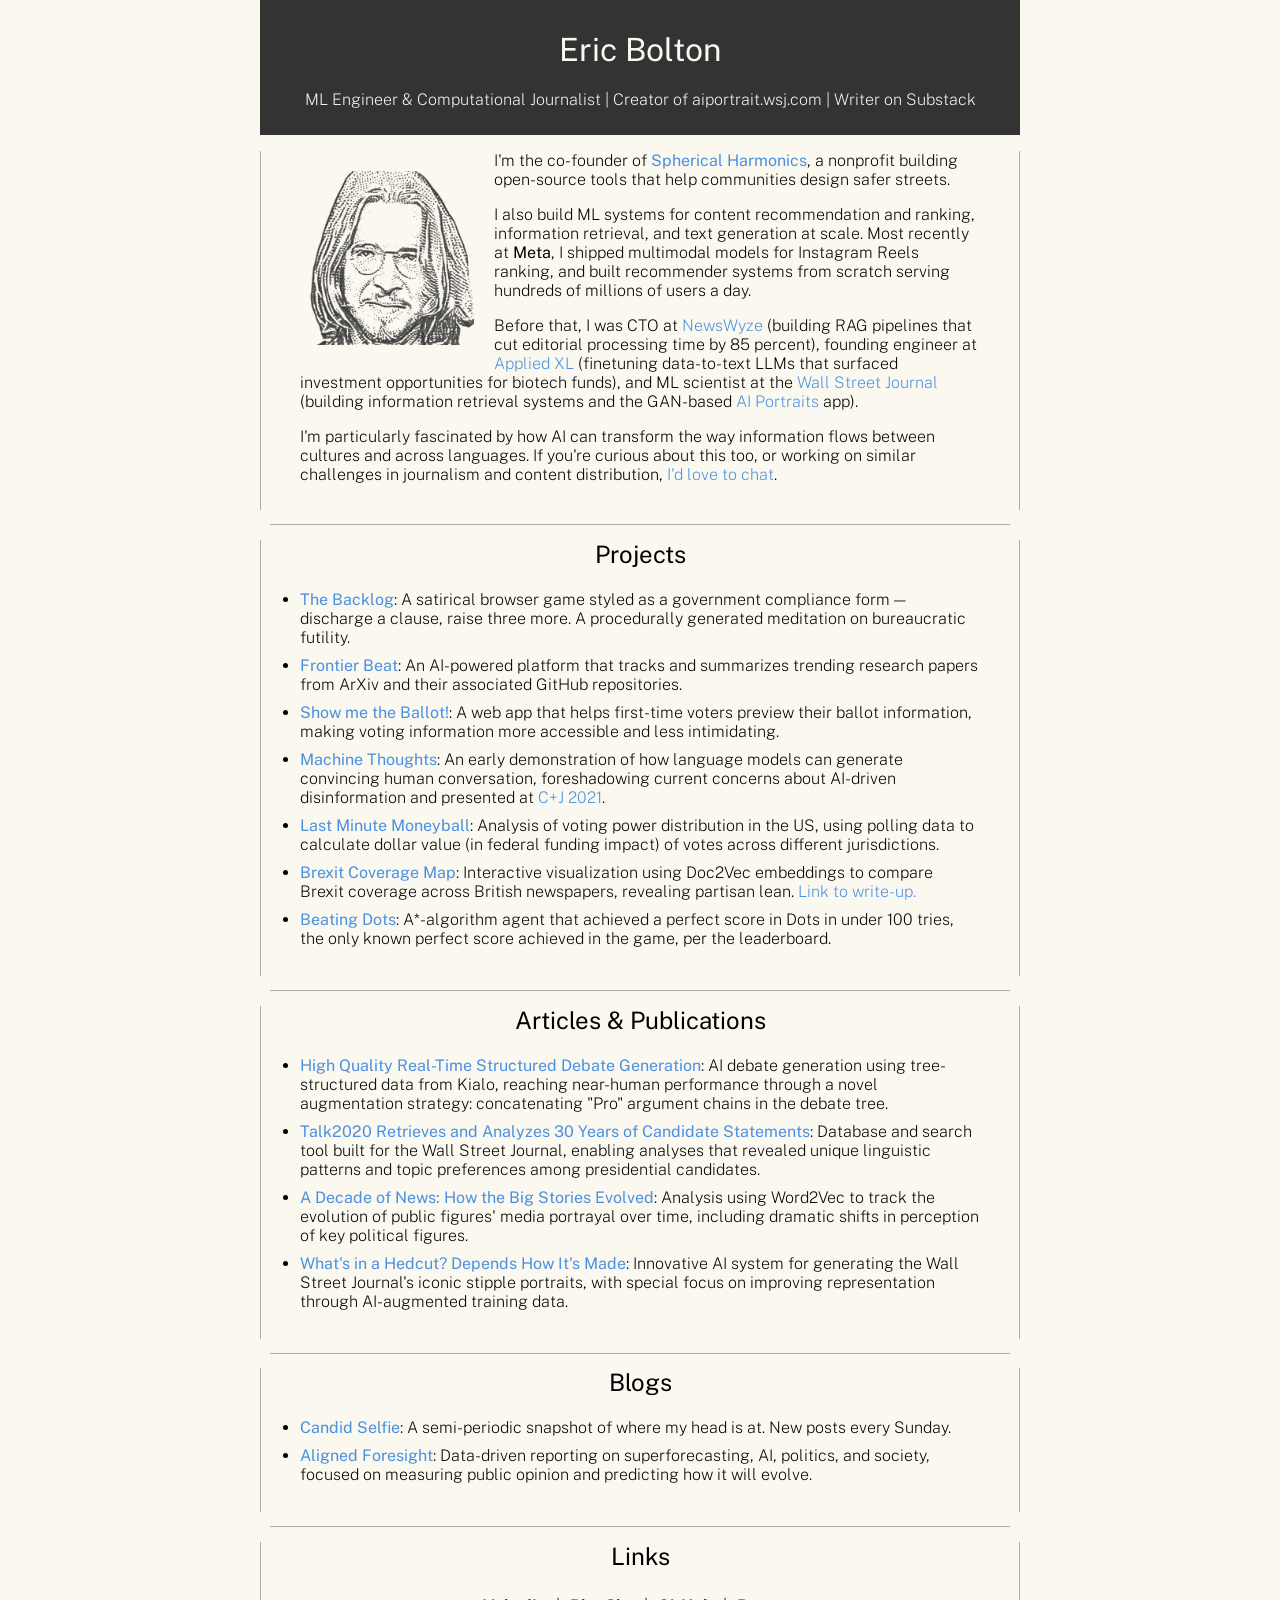
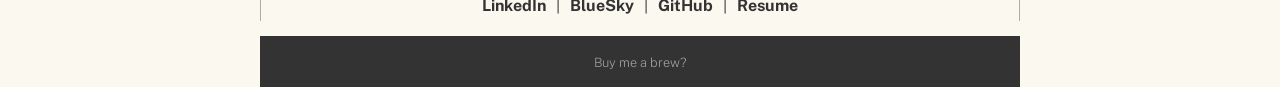
<file: index.html>
<!DOCTYPE html>
<html lang="en">
<head>
    <meta charset="UTF-8">
    <meta name="viewport" content="width=device-width, initial-scale=1.0">
    <title>Eric Bolton</title>
    <link rel="icon" type="image/png" href="./me.png">
    <style>
        @font-face {
            font-family: 'Libre Caslon Text';
            src: url('./assets/LibreCaslonText-Regular.ttf') format('truetype');
            font-weight: normal;
            font-style: normal;
        }

        @font-face {
            font-family: 'Public Sans';
            src: url('./assets/PublicSans-VariableFont_wght.ttf') format('truetype');
        }

        /* Replace the body font-family line */
        body {
            background-color: #FAF8EF;
            margin: 0;  /* Add this line */
        }
        /* Decrease indent of bullets */
        ul {
            list-style-position: outside;
            padding-left: 0px;  
        }

        /* Increase spacing after each bullet point */
        li {
            padding: 2px 0;  /* You already have this */
            margin-bottom: 5px;  /* Add this to increase space after each bullet */
        }

        /* Remove extra space after last bullet */
        li:last-child {
            margin-bottom: 0;
        }

        .container {
            max-width: 800px;
            width: 100%;
            padding: 0 20px;
            box-sizing: border-box;
            margin: 0 auto;  /* Add this line */
        }

        .profile-container {
            margin: 0;
            padding: 0;
        }

        .profile-image {
            margin-top: 20px;
            width: 174px;
            height: 174px;
            object-fit: cover;
            float: left;
            margin-right: 20px;
            margin-bottom: 10px;
        }

        /* Add a clearfix to prevent layout issues */
        .profile-container::after {
            content: "";
            display: table;
            clear: both;
        }

        /* Add these font rules */
        h1, h2, h3, h4, h5, h6 {
            font-family: 'Public Sans', serif;
            font-weight: 400;
        }

        section h2 {
            text-align: center;
        }

        #about h2 {
            text-align: left;
        }

        div {
            margin: 0;
            padding: 0;
        }

        p, li, input, button, footer, header, div, em, strong {
            font-family: 'Public Sans', sans-serif;
            font-weight: 200;
        }

        li {
            padding: 2px 0;  /* 8px top/bottom, 0 left/right */
        }

        em {
            font-style: italic;
        }

        strong {
            font-weight: 400;
        }

        .signature a {
            color: #333333;
            font-size: 0.8em;
            text-decoration: none;
        }
        .signature {
            color: #FAF8EF;
        }

        header {
            background-color: #333333;
            color: #FAF8EF;
            padding: 10px;
            text-align: center;
        }

        nav {
            display: flex;
            justify-content: center;
            background-color: #333333;
            margin: 0;
        }

        nav a {
            color: #FAF8EF;
            padding: 10px;
            text-decoration: none;
            text-align: center;
            font-weight: bold;
        }

        nav a:hover {
            opacity: 0.8;
        }

        section {
            padding-left: 40px;
            padding-right: 40px;
            padding-bottom: 20px;
            margin: 10px 0;
            margin-top: 0;
            padding-top: 0px;
            background-color: #FAF8EF;
            border: none;
            position: relative;
        }

        #links {
            padding-bottom: 0px;
            margin-bottom: 5px;
        }

        /* Bottom line */
        section::after {
            content: '';
            position: absolute;
            width: calc(100% - 20px);
            height: 1px;
            background: rgb(175, 174, 163);
            left: 10px;
            bottom: -5px;
        }

        /* Left and right lines */
        section::before {
            content: '';
            position: absolute;
            left: 0px;
            top: 0px;
            bottom: 10px;
            width: 1px;
            background: rgb(175, 174, 163);
        }

        section > :first-child::before {
            content: '';
            position: absolute;
            right: 0px;
            top: 0px;
            bottom: 10px;
            width: 1px;
            background: rgb(175, 174, 163);
        }

        footer {
            padding: 0.1px;
            background-color: #333333;
            color: #FAF8EF;
            text-align: center;
            width: 100%;
        }

        #links::after {
            display: none;  /* removes bottom line */
        }

        .links {
            display: flex;
            justify-content: center; 
            gap: 0px;
            padding-top: -10px;
            padding-bottom: 0px;
            margin-top: -10px;
            margin-bottom: 0;
        }


        .links a {
            color: #333333;
            text-decoration: none;
            font-weight: bold;
        }

        .profile-image {
            margin-top: 20px;
            width: 174px;
            height: 174px;
            object-fit: cover;

        }
        .small-image {
            width: 550px;
            height: auto;
            display: block;
            margin: 0 auto;
        }
    /* Base link styling */
    a {
        color: #333333;  /* Dark gray, matching your header */
        text-decoration: none;
        transition: all 0.2s ease-in-out;  /* Smooth transitions for all states */
    }

    /* Different states using LVHA order (Link, Visited, Hover, Active) */
    a:link {
        color: #4A90E2;
    }

    a:visited {
        color: #357ABD;
    }

    a:hover, a:focus {
        color: #357ABD;
        text-decoration: underline;
        cursor: pointer;
    }

    a:active {
        color: #000000;
    }

    /* Special styling for nav links (in your header) */
    nav a {
        color: #FAF8EF;  /* Keep your existing light color */
        padding: 10px;
        font-weight: bold;
        transition: background-color 0.2s ease-in-out;
    }

    nav a:hover, nav a:focus {
        opacity: 0.8;
        text-decoration: none;
    }

    /* Special styling for footer links */
    /* Footer-specific styles with higher specificity */
    body footer a,
    body footer a:link,
    body footer a:visited {
        color: #FAF8EF;
        text-decoration: none;
    }

    body footer a:hover,
    body footer a:focus {
        color: #FAF8EF;
        opacity: 0.8;
        text-decoration: none;
    }

    /* Signature-specific style */
    body footer .signature a,
    body footer .signature a:visited,
    body footer .signature a:hover {
        color: #AAA8AA;
        font-size: 0.8em;
        text-decoration: none;
    }

    /* Links section styling */
    .links a {
        color: #333333;
        font-weight: bold;
        padding: 5px 10px;
        transition: color 0.2s ease-in-out;
    }

    .links a:hover {
        color: #555555;
        text-decoration: none;
    }
    </style>
</head>
<body>

<div class="container">
    <header>
        <h1>Eric Bolton</h1>
        <p>ML Engineer & Computational Journalist | Creator of <a href="http://aiportrait.wsj.com" target="_blank" style="color: #FAF8EF;">aiportrait.wsj.com</a> | Writer on <a href="https://bolton.substack.com" target="_blank" style="color: #FAF8EF;">Substack</a></p>
    </header>

    <section id="about">
        <div class="profile-container">
            <img src="me.png" alt="Eric Bolton" class="profile-image">
                <p>I'm the co-founder of <a href="https://sphericalharmonics.org" target="_blank"><strong>Spherical Harmonics</strong></a>, a nonprofit building open-source tools that help communities design safer streets.</p>
                <p>I also build ML systems for content recommendation and ranking, information retrieval, and text generation at scale. Most recently at <strong>Meta</strong>, I shipped multimodal models for Instagram Reels ranking, and built recommender systems from scratch serving hundreds of millions of users a day.</p>
                <p>Before that, I was CTO at <a href="https://newswyze.com/" target="_blank">NewsWyze</a> (building RAG pipelines that cut editorial processing time by 85 percent), founding engineer at <a href="https://www.appliedxl.com/" target="_blank">Applied XL</a> (finetuning data-to-text LLMs that surfaced investment opportunities for biotech funds), and ML scientist at the <a href="https://www.wsj.com/" target="_blank">Wall Street Journal</a> (building information retrieval systems and the GAN-based <a href="http://aiportrait.wsj.com" target="_blank">AI Portraits</a> app).</p>
                <p>I'm particularly fascinated by how AI can transform the way information flows between cultures and across languages. If you're curious about this too, or working on similar challenges in journalism and content distribution, <a href="https://calendly.com/eric-didier-bolton/coffee">I'd love to chat</a>.</p>
        </div>
    </section>

    <section id="projects">
        <h2>Projects</h2>
           <ul>
<li><a href="https://www.ericdidierbolton.com/the-backlog/"><strong>The Backlog</strong></a>: A satirical browser game styled as a government compliance form — discharge a clause, raise three more. A procedurally generated meditation on bureaucratic futility.</li>
<li><a href="https://frontier-beat.github.io/" target="_blank"><strong>Frontier Beat</strong></a>: An AI-powered platform that tracks and summarizes trending research papers from ArXiv and their associated GitHub repositories.</li>
<li><a href="https://show-me-the-ballot.glitch.me/" target="_blank"><strong>Show me the Ballot!</strong></a>: A web app that helps first-time voters preview their ballot information, making voting information more accessible and less intimidating.</li>
<li><a href="https://docs.google.com/presentation/d/1b5ZTp-nax6ckfZ8VWKw5-McUovpNEomVGpUcEhB59nY" target="_blank"><strong>Machine Thoughts</strong></a>: An early demonstration of how language models can generate convincing human conversation, foreshadowing current concerns about AI-driven disinformation and presented at <a href="https://cj2021.northeastern.edu/" target="_blank">C+J 2021</a>.</li>
<li><a href="https://medium.com/@eric.didier.bolton/last-minute-moneyball-maximize-your-impact-before-election-day-91e4da132174" target="_blank"><strong>Last Minute Moneyball</strong></a>: Analysis of voting power distribution in the US, using polling data to calculate dollar value (in federal funding impact) of votes across different jurisdictions.</li>
<li><a href="https://observablehq.com/embed/@edbltn/brexit-coverage-map" target="_blank"><strong>Brexit Coverage Map</strong></a>: Interactive visualization using Doc2Vec embeddings to compare Brexit coverage across British newspapers, revealing partisan lean. <a href="https://drive.google.com/file/d/1a3etwOZ7SsJ4Zykd5RDnjkZELUpUYqwu/view" target="_blank">Link to write-up.</a></li>
<li><a href="https://adblogicam.blogspot.com/2017/01/beating-dots.html" target="_blank"><strong>Beating Dots</strong></a>: A*-algorithm agent that achieved a perfect score in Dots in under 100 tries, the only known perfect score achieved in the game, per the leaderboard.</li>
           </ul>
    </section>

    <section id="articles">

        <h2>Articles & Publications</h2>
        <ul>
<li><a href="https://arxiv.org/abs/2012.00209" target="_blank"><strong>High Quality Real-Time Structured Debate Generation</strong></a>: AI debate generation using tree-structured data from Kialo, reaching near-human performance through a novel augmentation strategy: concatenating "Pro" argument chains in the debate tree.</li>
<li><a href="https://www.wsj.com/articles/talk2020-retrieves-and-analyzes-30-years-of-candidate-statements-11575393228" target="_blank"><strong>Talk2020 Retrieves and Analyzes 30 Years of Candidate Statements</strong></a>: Database and search tool built for the Wall Street Journal, enabling analyses that revealed unique linguistic patterns and topic preferences among presidential candidates.</li>
<li><a href="https://www.wsj.com/graphics/a-decade-of-news/" target="_blank"><strong>A Decade of News: How the Big Stories Evolved</strong></a>: Analysis using Word2Vec to track the evolution of public figures' media portrayal over time, including dramatic shifts in perception of key political figures.</li>
<li><a href="https://www.wsj.com/articles/whats-in-a-hedcut-depends-how-its-made-11576537243" target="_blank"><strong>What's in a Hedcut? Depends How It's Made</strong></a>: Innovative AI system for generating the Wall Street Journal's iconic stipple portraits, with special focus on improving representation through AI-augmented training data.</li>
        </ul>
    </section>

    <section id="blog">
        <h2>Blogs</h2>
        <ul>
            <li><a href="https://bolton.substack.com" target="_blank"><strong>Candid Selfie</strong></a>: A semi-periodic snapshot of where my head is at. New posts every Sunday.</li>
            <li><a href="https://alignedforesight.substack.com/about" target="_blank"><strong>Aligned Foresight</strong></a>: Data-driven reporting on superforecasting, AI, politics, and society, focused on measuring public opinion and predicting how it will evolve.</li>
        </ul>
    </section>

    <section id="links">
        <h2>Links</h2>
        <div class="links">
            <p> <a href="https://linkedin.com/in/edbltn" target="_blank">LinkedIn</a>|<a href="https://bsky.app/profile/ericbolton.bsky.social" target="_blank">BlueSky</a>|<a href="https://github.com/edbltn" target="_blank">GitHub</a>|<a href="/resume.pdf" target="_blank">Resume</a></p>
        </div>
    </section>

    <footer>
        <p class="signature"><a
              href="https://buymeacoffee.com/ericbolton"
              target="_blank"
              rel="noopener noreferrer"
              className="buy-me-coffee"
            >Buy me a brew?</a>
        </p>
    </footer>
</div>

</body>
</html>
</file>
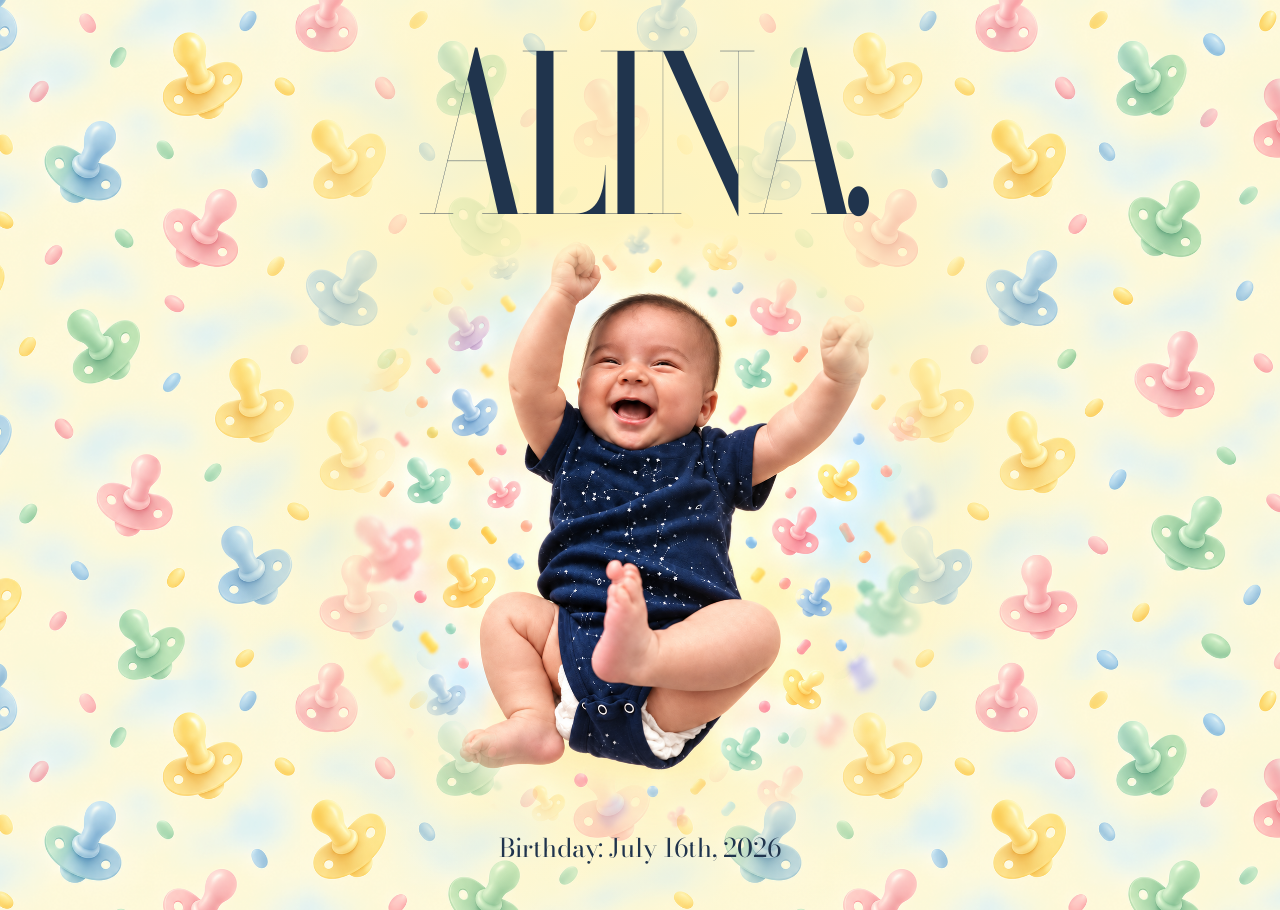
<file: alina/index.html>
<!doctype html>
<html lang="en">
<head>
  <meta charset="utf-8">
  <meta name="viewport" content="width=device-width, initial-scale=1">
  <meta name="theme-color" content="#fff3bc">
  <meta name="description" content="A little corner of the internet for Alina.">
  <title>Alina</title>
  <link rel="canonical" href="https://www.ericdidierbolton.com/alina/">
  <link rel="preload" href="assets/alina-hero.png" as="image" fetchpriority="high">
  <link rel="stylesheet" href="style.css">
</head>
<body>
  <main class="world">
    <div class="pattern" aria-hidden="true"></div>
    <div class="glow" aria-hidden="true"></div>
    <header class="greeting">
      <h1>Alina<span class="period">.</span></h1>
    </header>
    <figure class="portrait">
      <img src="assets/alina-hero.png" alt="Artwork of Alina smiling with both arms raised, surrounded by pastel pacifiers." width="1254" height="1254" fetchpriority="high">
    </figure>
    <footer class="signoff">
      <p>Birthday: <time datetime="2026-07-16">July 16th, 2026</time></p>
    </footer>
  </main>
</body>
</html>
</file>
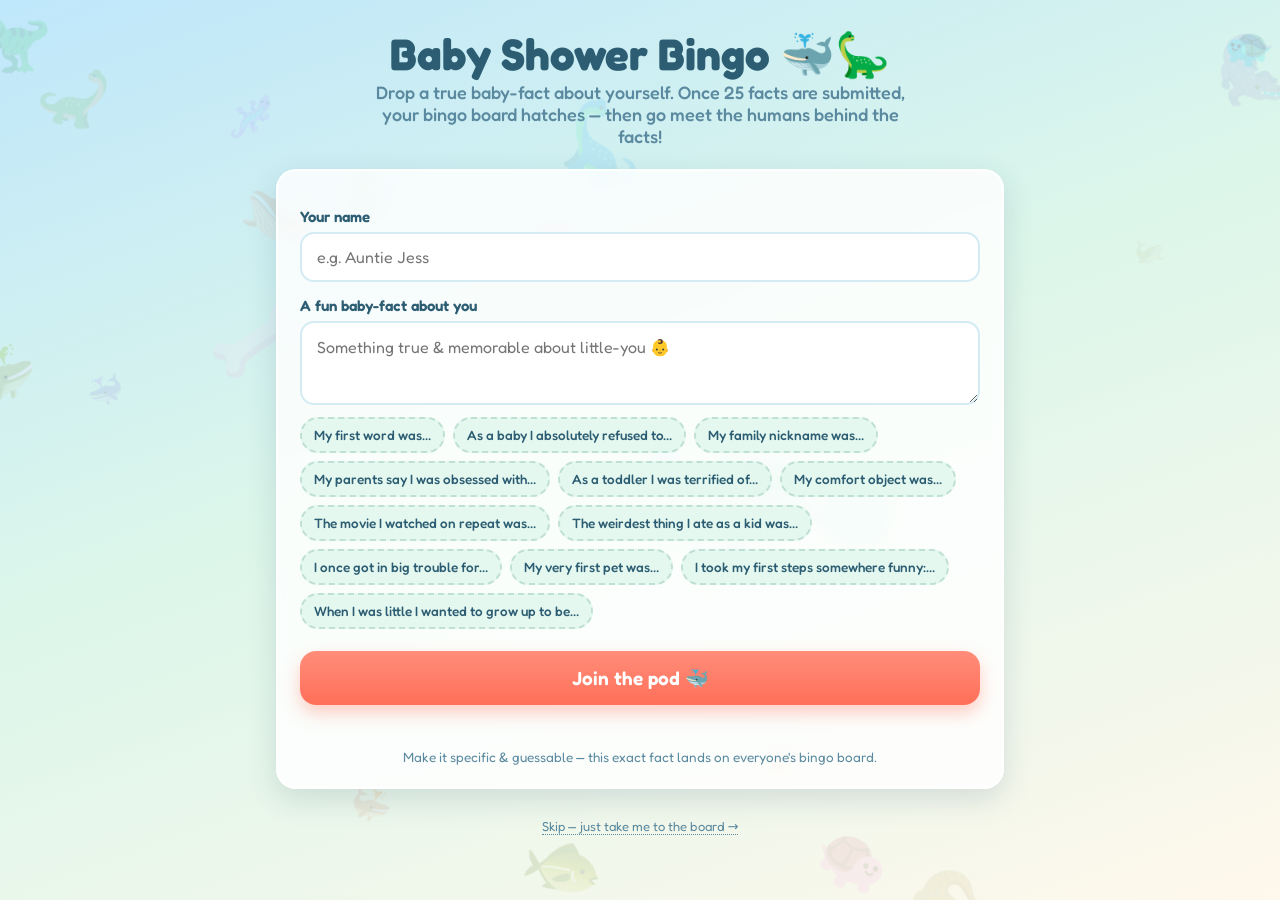
<file: bingo/index.html>
<!DOCTYPE html>
<html lang="en">
<head>
<meta charset="UTF-8">
<meta name="viewport" content="width=device-width, initial-scale=1.0, viewport-fit=cover">
<title>Baby Shower Bingo 🐳🦕</title>
<meta name="description" content="Human bingo for the baby shower — submit a baby fact, then find the humans behind the facts.">
<link rel="icon" href="data:image/svg+xml,<svg xmlns='http://www.w3.org/2000/svg' viewBox='0 0 100 100'><text y='.9em' font-size='88'>🐳</text></svg>">
<link rel="preconnect" href="https://fonts.googleapis.com">
<link rel="preconnect" href="https://fonts.gstatic.com" crossorigin>
<link href="https://fonts.googleapis.com/css2?family=Fredoka:wght@400;500;600;700&display=swap" rel="stylesheet">
<style>
  :root{
    --sky:#bfe7fb; --mint:#dcf6ea; --cream:#fff8ec;
    --ink:#2c5d72; --ink-soft:#5b8aa0;
    --coral:#ff8d7a; --coral-d:#ff6f59;
    --sun:#ffd964; --teal:#3a9bb8;
    --green:#5ccb8f; --green-d:#36b073;
    --white:#ffffff;
    --shadow:0 10px 30px rgba(40,90,114,.16);
    --radius:20px;
  }
  *{box-sizing:border-box;-webkit-tap-highlight-color:transparent;}
  html,body{margin:0;padding:0;}
  body{
    font-family:'Fredoka',system-ui,-apple-system,'Segoe UI',sans-serif;
    color:var(--ink);
    min-height:100dvh;
    background:linear-gradient(160deg,var(--sky) 0%,var(--mint) 45%,var(--cream) 100%);
    background-attachment:fixed;
    overflow-x:hidden;
  }
  /* floating background critters */
  .bg{position:fixed;inset:0;overflow:hidden;pointer-events:none;z-index:0;}
  .bg span{position:absolute;animation:drift ease-in-out infinite;will-change:translate;}
  @keyframes drift{
    0%{translate:0 16px;}
    50%{translate:0 -18px;}
    100%{translate:0 16px;}
  }
  .wrap{position:relative;z-index:1;max-width:760px;margin:0 auto;padding:22px 16px 60px;}

  h1{font-weight:700;font-size:clamp(28px,7vw,44px);margin:.2em 0 .1em;line-height:1.05;text-align:center;}
  .sub{text-align:center;color:var(--ink-soft);font-weight:500;font-size:clamp(15px,3.6vw,18px);margin:0 auto 22px;max-width:30em;}
  .card{background:rgba(255,255,255,.82);backdrop-filter:blur(6px);border-radius:var(--radius);box-shadow:var(--shadow);padding:22px;border:2px solid rgba(255,255,255,.9);}

  label{display:block;font-weight:600;margin:14px 0 6px;font-size:15px;}
  input[type=text],textarea{
    width:100%;font-family:inherit;font-size:16px;color:var(--ink);
    background:var(--white);border:2px solid #d4ebf4;border-radius:14px;
    padding:13px 15px;outline:none;transition:border-color .15s,box-shadow .15s;
  }
  textarea{resize:vertical;min-height:84px;line-height:1.4;}
  input[type=text]:focus,textarea:focus{border-color:var(--teal);box-shadow:0 0 0 4px rgba(58,155,184,.16);}

  .chips{display:flex;flex-wrap:wrap;gap:8px;margin-top:8px;}
  .chip{
    cursor:pointer;border:2px dashed #bfe0d2;background:rgba(220,246,234,.7);
    color:var(--ink);font-family:inherit;font-size:13.5px;font-weight:500;
    padding:8px 12px;border-radius:999px;transition:transform .1s,background .15s,border-color .15s;
  }
  .chip:hover{background:#cdeede;border-color:var(--green);}
  .chip:active{transform:scale(.95);}

  .btn{
    display:block;width:100%;margin-top:22px;cursor:pointer;border:none;
    font-family:inherit;font-weight:600;font-size:19px;color:#fff;
    background:linear-gradient(180deg,var(--coral),var(--coral-d));
    padding:15px;border-radius:16px;box-shadow:0 8px 18px rgba(255,111,89,.35);
    transition:transform .1s,filter .15s;
  }
  .btn:hover{filter:brightness(1.04);}
  .btn:active{transform:translateY(2px);}
  .btn[disabled]{filter:grayscale(.4) brightness(.95);cursor:default;transform:none;}
  .err{color:var(--coral-d);font-weight:600;text-align:center;margin-top:12px;min-height:1.2em;}
  .hint{color:var(--ink-soft);font-size:13.5px;text-align:center;margin-top:12px;}

  /* waiting room */
  .count{text-align:center;font-weight:700;font-size:clamp(46px,16vw,90px);line-height:1;margin:6px 0 2px;color:var(--teal);}
  .count small{font-size:.42em;color:var(--ink-soft);}
  .eggs{display:grid;grid-template-columns:repeat(5,1fr);gap:10px;max-width:340px;margin:22px auto 6px;}
  .eggs span{font-size:30px;text-align:center;filter:drop-shadow(0 3px 3px rgba(40,90,114,.12));transition:transform .3s;}
  .eggs span.hatched{animation:pop .4s ease;}
  @keyframes pop{0%{transform:scale(.3) rotate(-20deg);}70%{transform:scale(1.25);}100%{transform:scale(1);}}
  .myfact{background:rgba(255,217,100,.28);border:2px solid var(--sun);border-radius:14px;padding:12px 16px;margin:18px auto 0;max-width:30em;text-align:center;font-weight:500;}
  .myfact b{display:block;font-weight:600;color:var(--teal);font-size:13px;text-transform:uppercase;letter-spacing:.04em;margin-bottom:3px;}

  /* board */
  .board-head{text-align:center;margin-bottom:14px;}
  .legend{display:flex;justify-content:center;gap:8px;flex-wrap:wrap;color:var(--ink-soft);font-size:14px;margin-top:4px;}
  .pill{background:rgba(255,255,255,.7);border-radius:999px;padding:5px 12px;font-weight:500;}
  .grid{display:grid;grid-template-columns:repeat(5,1fr);gap:7px;margin-top:8px;}
  .cell{
    background:rgba(255,255,255,.92);border:2px solid #d8eef6;border-radius:13px;
    padding:6px 5px 6px;display:flex;flex-direction:column;min-height:96px;min-width:0;
    transition:transform .12s,border-color .2s,background .25s,box-shadow .2s;
  }
  .cell .fact{flex:1;font-size:10.5px;line-height:1.22;font-weight:500;overflow:hidden;margin-bottom:5px;word-break:break-word;}
  .cell .who{
    width:100%;min-width:0;font-family:inherit;font-size:12px;font-weight:600;text-align:center;
    border:none;border-top:2px dashed #cfe6f0;background:transparent;color:var(--ink);
    padding:5px 2px 2px;outline:none;
  }
  .cell .who::placeholder{color:#a9c7d4;font-weight:400;}
  .cell.filled{background:linear-gradient(170deg,#d6f7e6,#aee9c9);border-color:var(--green-d);box-shadow:0 6px 14px rgba(54,176,115,.22);}
  .cell.filled .who{border-top-color:rgba(54,176,115,.5);color:var(--green-d);}
  .cell.me{background:linear-gradient(170deg,#fff0c2,#ffe08a);border-color:var(--sun);}
  .cell.me .who{border-top-color:rgba(230,170,40,.5);color:#a9760f;}
  .cell.me .fact::after{content:" 🐣";}
  .cell.line{animation:wob .5s ease;}
  @keyframes wob{0%,100%{transform:scale(1);}50%{transform:scale(1.06) rotate(1deg);}}

  .banner{text-align:center;font-weight:700;font-size:20px;color:var(--green-d);background:rgba(92,203,143,.16);border:2px solid var(--green);border-radius:14px;padding:10px;margin-bottom:14px;}
  .footer{text-align:center;margin-top:26px;}
  .footer a{color:var(--ink-soft);font-size:13px;text-decoration:none;border-bottom:1px dotted var(--ink-soft);cursor:pointer;}

  /* loading */
  .loading{text-align:center;padding:40px 0;color:var(--ink-soft);font-size:18px;font-weight:500;}
  .loading .spin{font-size:48px;display:inline-block;animation:swim 2.4s ease-in-out infinite;}
  @keyframes swim{0%{transform:translateX(-12px) scaleX(1);}49%{transform:translateX(12px) scaleX(1);}50%{transform:translateX(12px) scaleX(-1);}99%{transform:translateX(-12px) scaleX(-1);}100%{transform:translateX(-12px) scaleX(1);}}

  /* celebration modal */
  #confetti{position:fixed;inset:0;width:100%;height:100%;pointer-events:none;z-index:50;}
  .modal{position:fixed;inset:0;z-index:60;display:flex;align-items:center;justify-content:center;padding:22px;background:rgba(44,93,114,.35);backdrop-filter:blur(3px);animation:fade .3s ease;}
  @keyframes fade{from{opacity:0;}to{opacity:1;}}
  .modal .box{background:var(--cream);border-radius:26px;padding:30px 26px;max-width:380px;text-align:center;box-shadow:0 20px 60px rgba(40,90,114,.35);border:3px solid #fff;animation:bounce .5s cubic-bezier(.2,1.3,.4,1);}
  @keyframes bounce{from{transform:scale(.6);opacity:0;}to{transform:scale(1);opacity:1;}}
  .modal h2{font-size:42px;margin:0 0 6px;color:var(--coral-d);}
  .modal .critters{font-size:42px;margin:6px 0 10px;}
  .modal p{color:var(--ink);font-weight:500;font-size:17px;line-height:1.4;margin:0 0 8px;}
  .modal .big{font-weight:600;color:var(--teal);}
  .modal h3.ctitle{font-size:27px;margin:0 0 6px;color:var(--teal);font-weight:700;}
  .modal .btn{margin-top:12px;}
  .btn-ghost{background:rgba(255,255,255,.72);color:var(--ink);box-shadow:none;border:2px solid #d4ebf4;}
  .btn-ghost:hover{filter:none;background:#fff;}
</style>
</head>
<body>
<div class="bg" id="bg"></div>
<div class="wrap"><div id="app"></div></div>
<canvas id="confetti"></canvas>

<script>
const API = "https://human-bingo-katze52zaq-uc.a.run.app";
const TOTAL = 25;
const LS_ME = "babyBingo.me.v1";        // your latest submission {hash,name,fact}
const LS_GRID = "babyBingo.grid.v1";    // factHash -> typed name
const LS_MINE = "babyBingo.mine.v1";    // ALL of your own submissions (free spaces)
const LS_SEED = "babyBingo.seed.v1";    // stable board-shuffle seed for this device
const LS_VIEW = "babyBingo.view.v1";    // true if you chose to view the board w/o submitting

const PROMPTS = [
  "My first word was…",
  "As a baby I absolutely refused to…",
  "My family nickname was…",
  "My parents say I was obsessed with…",
  "As a toddler I was terrified of…",
  "My comfort object was…",
  "The movie I watched on repeat was…",
  "The weirdest thing I ate as a kid was…",
  "I once got in big trouble for…",
  "My very first pet was…",
  "I took my first steps somewhere funny:…",
  "When I was little I wanted to grow up to be…"
];

const $ = (s,el=document)=>el.querySelector(s);
const load = k => { try{return JSON.parse(localStorage.getItem(k));}catch(e){return null;} };
const save = (k,v) => localStorage.setItem(k, JSON.stringify(v));
const esc = s => String(s).replace(/[&<>"']/g, c=>({'&':'&amp;','<':'&lt;','>':'&gt;','"':'&quot;',"'":'&#39;'}[c]));

let me = load(LS_ME);
let mine = load(LS_MINE) || (me ? [me] : []);   // your submissions (back-compat seed from me)
let gridNames = load(LS_GRID) || {};
let viewing = !!load(LS_VIEW);          // chose to spectate without submitting
let forceInput = false;                 // temporarily show the input page (e.g. "submit another")
let pollTimer = null;
let gridBuilt = false;
let gridFacts = [];                     // 25 fact objects in board order
let knownLines = new Set();

// Any of YOUR submitted facts is a free space. Match by hash OR name+fact text
// (re-joining mints a new hash, so text is the reliable key).
const norm = s => String(s||"").trim().toLowerCase().replace(/\s+/g," ");
function isMine(f){
  if(!f || !mine.length) return false;
  return mine.some(x => f.hash === x.hash || (norm(f.name) === norm(x.name) && norm(f.fact) === norm(x.fact)));
}
// Stable per-device shuffle seed: first submission's hash, else a random id.
function getSeed(){
  let s = load(LS_SEED);
  if(!s){ s = (me && me.hash) || (crypto.randomUUID ? crypto.randomUUID() : "s"+Date.now()+Math.random()); save(LS_SEED, s); }
  return s;
}

/* ---------- deterministic shuffle seeded by the player's hash ---------- */
function rngFrom(str){
  let h = 1779033703 ^ str.length;
  for(let i=0;i<str.length;i++){ h = Math.imul(h ^ str.charCodeAt(i), 3432918353); h = (h<<13)|(h>>>19); }
  return function(){ h = Math.imul(h ^ (h>>>16), 2246822507); h = Math.imul(h ^ (h>>>13), 3266489909); return ((h ^= h>>>16) >>> 0)/4294967296; };
}
function seededShuffle(arr, seed){
  const r = rngFrom(seed), b = arr.slice();
  for(let i=b.length-1;i>0;i--){ const j=Math.floor(r()*(i+1)); [b[i],b[j]]=[b[j],b[i]]; }
  return b;
}

/* ---------- background critters ---------- */
(function decor(){
  const bg = $("#bg");
  const critters=["🐳","🐋","🐬","🦕","🦖","🐉","🦎","🐊","🐢","🥚","🦴","🐟","🐳","🦕"];
  const R=(a,b)=>a+Math.random()*(b-a);
  let html="";
  for(let i=0;i<24;i++){
    const c=critters[i%critters.length];
    const left=R(-3,98).toFixed(1), top=R(-3,99).toFixed(1);
    const size=R(24,84).toFixed(0);
    const hue=Math.floor(R(0,360));
    const flip=Math.random()<.5?-1:1;
    const rot=Math.floor(R(-30,30));
    const op=R(.07,.2).toFixed(2);
    const dur=R(10,28).toFixed(1);
    const del=(-R(0,24)).toFixed(1);
    html+=`<span style="left:${left}vw;top:${top}vh;font-size:${size}px;opacity:${op};animation-duration:${dur}s;animation-delay:${del}s;transform:scaleX(${flip}) rotate(${rot}deg);filter:hue-rotate(${hue}deg) saturate(1.35)">${c}</span>`;
  }
  bg.innerHTML=html;
})();

/* ---------- router ---------- */
function render(){
  if(pollTimer){ clearInterval(pollTimer); pollTimer=null; }
  gridBuilt=false;
  if(forceInput || (!me && !viewing)) renderInput(); else renderBoard();
}

/* ---------- page 1: submit your fact ---------- */
function renderInput(){
  const app = $("#app");
  const adding = !!me;                 // you've already submitted at least one fact
  const canBack = me || viewing;       // there's already a board to return to
  const heading = adding ? "Add another fact 🥚" : "Baby Shower Bingo 🐳🦕";
  const sub = adding
    ? "Got another baby-fact to throw in the pod? Add as many as you like — each one lands on the boards as its own square."
    : `Drop a true baby-fact about yourself. Once ${TOTAL} facts are submitted, your bingo board hatches — then go meet the humans behind the facts!`;
  const btnLabel = adding ? "Add this fact ➕" : "Join the pod 🐳";
  const backLabel = canBack ? "← Back to the board" : "Skip — just take me to the board →";

  app.innerHTML = `
    <h1>${heading}</h1>
    <p class="sub">${sub}</p>
    <div class="card">
      <label for="name">Your name</label>
      <input id="name" type="text" placeholder="e.g. Auntie Jess" autocomplete="name" maxlength="60" value="${esc(me ? me.name : "")}">

      <label for="fact">A fun baby-fact about you</label>
      <textarea id="fact" maxlength="220" placeholder="Something true & memorable about little-you 👶"></textarea>
      <div class="chips" id="chips"></div>

      <button class="btn" id="go">${btnLabel}</button>
      <div class="err" id="err"></div>
      <div class="hint">Make it specific & guessable — this exact fact lands on everyone's bingo board.</div>
    </div>
    <div class="footer"><a id="skip">${backLabel}</a></div>`;

  const chips = $("#chips");
  chips.innerHTML = PROMPTS.map((p,i)=>`<button class="chip" data-i="${i}">${esc(p)}</button>`).join("");
  chips.onclick = e => {
    const b = e.target.closest(".chip"); if(!b) return;
    const fact = $("#fact");
    fact.value = PROMPTS[b.dataset.i] + " ";
    fact.focus();
    fact.setSelectionRange(fact.value.length, fact.value.length);
  };

  $("#go").onclick = submitFact;
  $("#skip").onclick = ()=>{
    if(!canBack){ viewing = true; save(LS_VIEW, true); }
    forceInput = false;
    render();
  };
}

async function submitFact(){
  const name = $("#name").value.trim();
  const fact = $("#fact").value.trim();
  const err = $("#err"), btn = $("#go");
  if(!name){ err.textContent="Pop your name in first! 🍼"; return; }
  if(fact.length < 4){ err.textContent="Give us a real baby-fact 👶"; return; }
  err.textContent="";
  const origLabel = btn.textContent;
  btn.disabled = true; btn.textContent = "Sending to the pod…";
  const hash = (crypto.randomUUID ? crypto.randomUUID() : "h"+Date.now()+Math.random());
  try{
    const res = await fetch(API+"/facts", {
      method:"POST", headers:{"Content-Type":"application/json"},
      body: JSON.stringify({hash, name, fact})
    });
    if(!res.ok) throw new Error("bad status "+res.status);
    const entry = {hash, name, fact};
    mine.push(entry); save(LS_MINE, mine);
    me = entry; save(LS_ME, me);
    getSeed();                 // lock in a stable board seed on first submission
    forceInput = false;
    render();
  }catch(e){
    btn.disabled=false; btn.textContent=origLabel;
    err.textContent="Couldn't reach the pod — check connection & retry.";
  }
}

/* ---------- page 2: waiting room OR board ---------- */
function renderBoard(){
  $("#app").innerHTML = `<div class="loading"><div class="spin">🐳</div><div>Checking the pod…</div></div>`;
  refresh();
  pollTimer = setInterval(refresh, 4000);
}

async function refresh(){
  let data;
  try{
    const res = await fetch(API+"/facts", {cache:"no-store"});
    data = await res.json();
  }catch(e){
    if(!gridBuilt) $("#app").innerHTML =
      `<div class="loading"><div class="spin">🐟</div><div>Lost the pod for a sec… retrying.</div></div>`;
    return;
  }
  if(data.count >= TOTAL){
    if(!gridBuilt) buildBoard(data.facts.slice(0, TOTAL));
  } else {
    renderWaiting(data.count);
  }
}

function renderWaiting(count){
  const animals=["🐳","🦕","🐋","🦖","🐉","🐢","🐠","🦎"];
  let eggs="";
  for(let i=0;i<TOTAL;i++){
    eggs += i<count
      ? `<span class="hatched">${animals[i%animals.length]}</span>`
      : `<span>🥚</span>`;
  }
  const status = me
    ? `<div class="myfact"><b>You're in 🎉 — your ${mine.length>1?`${mine.length} facts`:`fact`}</b>${esc(me.fact)}${mine.length>1?` <span style="opacity:.55">(+${mine.length-1} more)</span>`:``}</div>`
    : `<div class="myfact"><b>👀 Spectating</b>Tap "Submit a fact" below to add yourself to the pod.</div>`;
  $("#app").innerHTML = `
    <h1>Almost hatching! 🥚</h1>
    <p class="sub">Your bingo board appears the moment ${TOTAL} facts are submitted. Go say hi while we wait!</p>
    <div class="card">
      <div class="count">${count}<small> / ${TOTAL} submissions</small></div>
      <div class="eggs">${eggs}</div>
      ${status}
    </div>
    ${footerHTML()}`;
  wireFooter();
}

function buildBoard(facts){
  gridBuilt = true;
  if(pollTimer){ clearInterval(pollTimer); pollTimer=null; }

  const ordered = seededShuffle(facts, getSeed());
  gridFacts = ordered;

  let cells="";
  ordered.forEach((f)=>{
    const meTile = isMine(f);
    const val = meTile ? me.name : (gridNames[f.hash]||"");
    const filled = meTile || (val && val.length>0);
    cells += `<div class="cell ${meTile?'me':''} ${filled?'filled':''}" data-h="${esc(f.hash)}">
        <div class="fact">${esc(f.fact)}</div>
        <input class="who" type="text" maxlength="40" placeholder="who?"
          value="${esc(val)}" ${meTile?'readonly':''} data-h="${esc(f.hash)}">
      </div>`;
  });

  $("#app").innerHTML = `
    <div class="board-head">
      <h1>Find the humans 🔎</h1>
      <p class="sub">Mingle! When you meet the person a square describes, write their name in it. 5 in a row = BINGO.</p>
      <div class="legend"><span class="pill">🐣 gold = you</span><span class="pill">💚 green = found</span></div>
    </div>
    <div class="banner" id="banner" style="display:none"></div>
    <div class="grid" id="grid">${cells}</div>
    ${footerHTML()}`;

  $("#grid").addEventListener("input", onCellInput);
  wireFooter();

  knownLines = currentLines();   // baseline (don't animate already-complete lines on load)
  updateBanner();
}

function onCellInput(e){
  const inp = e.target.closest(".who"); if(!inp) return;
  const h = inp.dataset.h, val = inp.value.trim();
  if(val) gridNames[h]=val; else delete gridNames[h];
  save(LS_GRID, gridNames);
  inp.closest(".cell").classList.toggle("filled", !!val);
  checkBingo();
}

/* ---------- bingo logic ---------- */
function isMarked(idx){
  const f = gridFacts[idx];
  if(!f) return false;
  if(isMine(f)) return true;                      // your free space
  return !!(gridNames[f.hash] && gridNames[f.hash].length);
}
function currentLines(){
  const lines = new Set();
  for(let r=0;r<5;r++){ let ok=true; for(let c=0;c<5;c++) ok = ok && isMarked(r*5+c); if(ok) lines.add("r"+r); }
  for(let c=0;c<5;c++){ let ok=true; for(let r=0;r<5;r++) ok = ok && isMarked(r*5+c); if(ok) lines.add("c"+c); }
  let d1=true,d2=true;
  for(let i=0;i<5;i++){ d1 = d1 && isMarked(i*5+i); d2 = d2 && isMarked(i*5+(4-i)); }
  if(d1) lines.add("d1"); if(d2) lines.add("d2");
  return lines;
}
function lineCells(id){
  const out=[];
  if(id[0]==="r"){const r=+id[1];for(let c=0;c<5;c++)out.push(r*5+c);}
  else if(id[0]==="c"){const c=+id[1];for(let r=0;r<5;r++)out.push(r*5+c);}
  else if(id==="d1"){for(let i=0;i<5;i++)out.push(i*5+i);}
  else if(id==="d2"){for(let i=0;i<5;i++)out.push(i*5+(4-i));}
  return out;
}
function checkBingo(){
  const now = currentLines();
  let fresh=null;
  now.forEach(id=>{ if(!knownLines.has(id)) fresh=id; });
  knownLines = now;
  updateBanner();
  if(fresh){ flashLine(fresh); celebrate(); }
}
function updateBanner(){
  const b = $("#banner"); if(!b) return;
  const n = knownLines.size;
  if(n>0){ b.style.display="block"; b.textContent = `🎉 BINGO! ${n} line${n>1?"s":""} complete — go brag to the room!`; }
  else b.style.display="none";
}
function flashLine(id){
  const cells = $("#grid").children;
  lineCells(id).forEach(i=>{ const el=cells[i]; if(el){ el.classList.remove("line"); void el.offsetWidth; el.classList.add("line"); }});
}

/* ---------- celebration ---------- */
function celebrate(){
  fireConfetti();
  if($(".modal")) return;
  const m = document.createElement("div");
  m.className="modal";
  m.innerHTML = `<div class="box">
      <h2>BINGO! 🎉</h2>
      <div class="critters">🐳 🦕 🍼 🥚 🐋</div>
      <p>You got <span class="big">5 in a row!</span></p>
      <p>Grab everyone's attention and tell the room the <span class="big">5 baby-facts about 5 people</span> you discovered. 🎤</p>
      <button class="btn" id="backGrid">Back to the grid ✏️</button>
      <button class="btn btn-ghost" id="newGame">Start a new game 🔄</button>
    </div>`;
  document.body.appendChild(m);
  $("#backGrid").onclick = ()=>m.remove();
  $("#newGame").onclick = ()=>{
    m.remove();
    confirmModal("Start a new game?",
      "This clears the names you've written on your board. Your own fact stays in the game.",
      "Yes, new game 🔄", newGame);
  };
  m.addEventListener("click", e=>{ if(e.target===m) m.remove(); });
}

function newGame(){
  gridNames = {}; save(LS_GRID, gridNames);
  knownLines = new Set();
  render();
}

function confirmModal(title, body, yesLabel, onYes){
  const m = document.createElement("div");
  m.className="modal";
  m.innerHTML = `<div class="box">
      <div class="critters">🐳 🦕</div>
      <h3 class="ctitle">${esc(title)}</h3>
      <p>${esc(body)}</p>
      <button class="btn" id="cYes">${esc(yesLabel)}</button>
      <button class="btn btn-ghost" id="cNo">Cancel</button>
    </div>`;
  document.body.appendChild(m);
  $("#cYes").onclick = ()=>{ m.remove(); onYes && onYes(); };
  $("#cNo").onclick = ()=>m.remove();
  m.addEventListener("click", e=>{ if(e.target===m) m.remove(); });
}

function fireConfetti(){
  const cv = $("#confetti"), ctx = cv.getContext("2d");
  const DPR = Math.min(window.devicePixelRatio||1, 2);
  cv.width = innerWidth*DPR; cv.height = innerHeight*DPR; ctx.scale(DPR,DPR);
  const colors=["#ff8d7a","#ffd964","#5ccb8f","#3a9bb8","#bfe7fb","#ffffff"];
  const emojis=["🐳","🦕","🥚","🍼","🐋","💙","💚"];
  const parts=[];
  for(let i=0;i<140;i++){
    const useEmoji = Math.random()<0.28;
    parts.push({
      x:Math.random()*innerWidth, y:-20-Math.random()*innerHeight*0.5,
      vx:(Math.random()-0.5)*3, vy:2+Math.random()*4,
      r:6+Math.random()*7, rot:Math.random()*6.28, vr:(Math.random()-0.5)*0.3,
      color:colors[i%colors.length], emoji:useEmoji?emojis[i%emojis.length]:null
    });
  }
  let frame=0;
  (function tick(){
    frame++;
    ctx.clearRect(0,0,innerWidth,innerHeight);
    parts.forEach(p=>{
      p.x+=p.vx; p.y+=p.vy; p.vy+=0.04; p.rot+=p.vr;
      ctx.save(); ctx.translate(p.x,p.y); ctx.rotate(p.rot);
      if(p.emoji){ ctx.font=(p.r*2.6)+"px serif"; ctx.textAlign="center"; ctx.fillText(p.emoji,0,0); }
      else { ctx.fillStyle=p.color; ctx.fillRect(-p.r/2,-p.r/2,p.r,p.r*0.6); }
      ctx.restore();
    });
    if(frame<240) requestAnimationFrame(tick);
    else ctx.clearRect(0,0,innerWidth,innerHeight);
  })();
}

/* ---------- reset ---------- */
/* ---------- host controls (name === "Eric Bolton") ---------- */
function isHost(){ return norm(me && me.name) === "eric bolton"; }
function footerHTML(){
  const submitLabel = me ? "➕ Submit another fact" : "➕ Submit a fact";
  return `<div class="footer">` +
    `<a id="another">${submitLabel}</a> &nbsp;·&nbsp; <a id="reset">Start over</a>` +
    (isHost() ? ` &nbsp;·&nbsp; <a id="hostClear">🧹 Host: clear everyone's facts</a>` : ``) +
    `</div>`;
}
function wireFooter(){
  const a=$("#another"); if(a) a.onclick=submitAnother;
  const r=$("#reset"); if(r) r.onclick=doReset;
  const hc=$("#hostClear"); if(hc) hc.onclick=hostClear;
}
function submitAnother(){ forceInput = true; render(); }
function hostClear(){
  confirmModal("Clear EVERYONE's facts?",
    `This deletes all submitted facts and resets the game to 0/${TOTAL}. This can't be undone.`,
    "Yes, reset the game 🧹", async ()=>{
      try{
        const res = await fetch(API+"/facts/clear", {
          method:"POST", headers:{"Content-Type":"application/json"},
          body: JSON.stringify({admin: me.name})
        });
        if(!res.ok) throw new Error("status "+res.status);
        [LS_ME,LS_GRID,LS_MINE,LS_SEED,LS_VIEW].forEach(k=>localStorage.removeItem(k));
        me=null; mine=[]; gridNames={}; knownLines=new Set(); viewing=false; forceInput=false;
        render();
      }catch(e){
        confirmModal("Couldn't clear", "The server didn't accept the reset — check connection and try again.", "OK", null);
      }
    });
}

function doReset(){
  const n = mine.length;
  const msg = n
    ? `This removes the ${n>1?`${n} facts`:`fact`} you submitted from everyone's board and clears this device — you'll start from scratch.`
    : "This clears your board on this device — you'll start from scratch.";
  confirmModal("Start over completely?", msg, "Yes, start over", async ()=>{
    const hashes = mine.map(x=>x.hash).filter(Boolean);
    if(hashes.length){
      try{
        await fetch(API+"/facts/delete", {
          method:"POST", headers:{"Content-Type":"application/json"},
          body: JSON.stringify({hashes})
        });
      }catch(e){ /* best-effort; still clear locally */ }
    }
    [LS_ME,LS_GRID,LS_MINE,LS_SEED,LS_VIEW].forEach(k=>localStorage.removeItem(k));
    me=null; mine=[]; gridNames={}; knownLines=new Set(); viewing=false; forceInput=false;
    render();
  });
}

render();
</script>
</body>
</html>
</file>
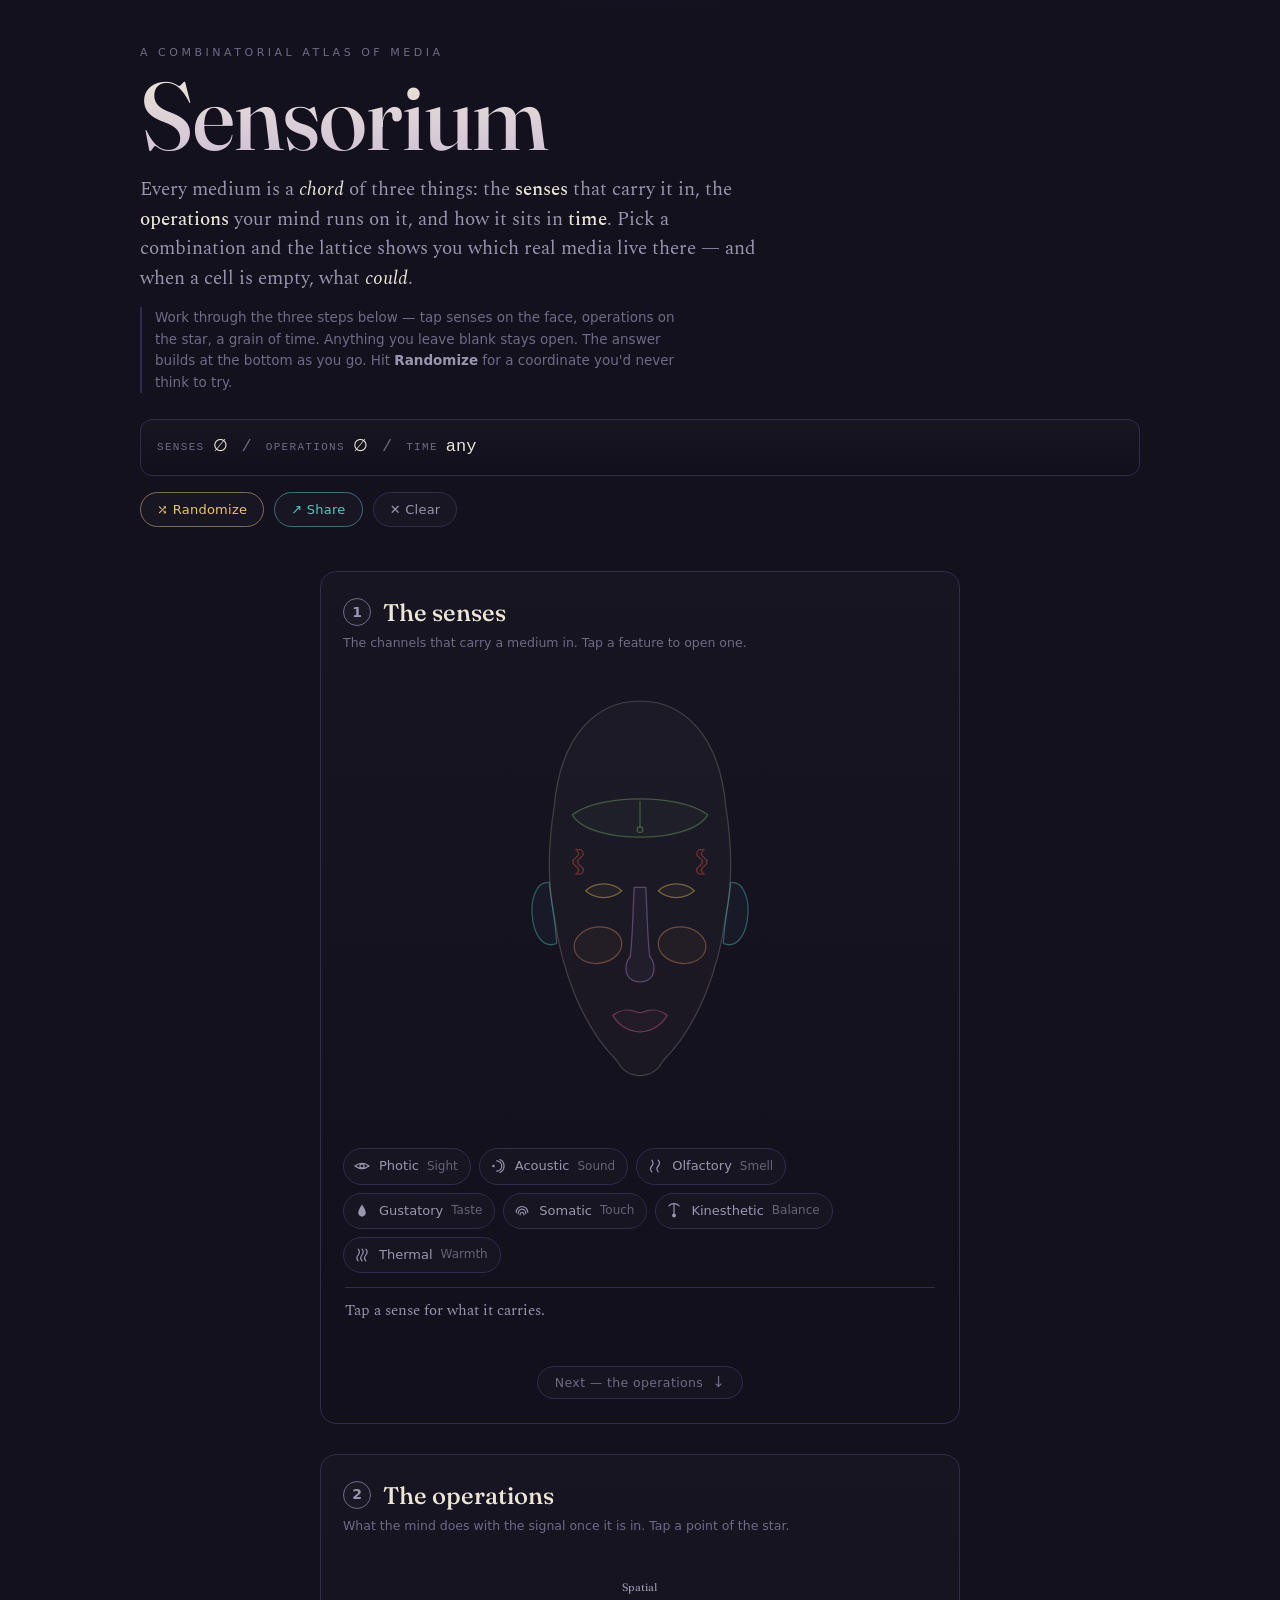
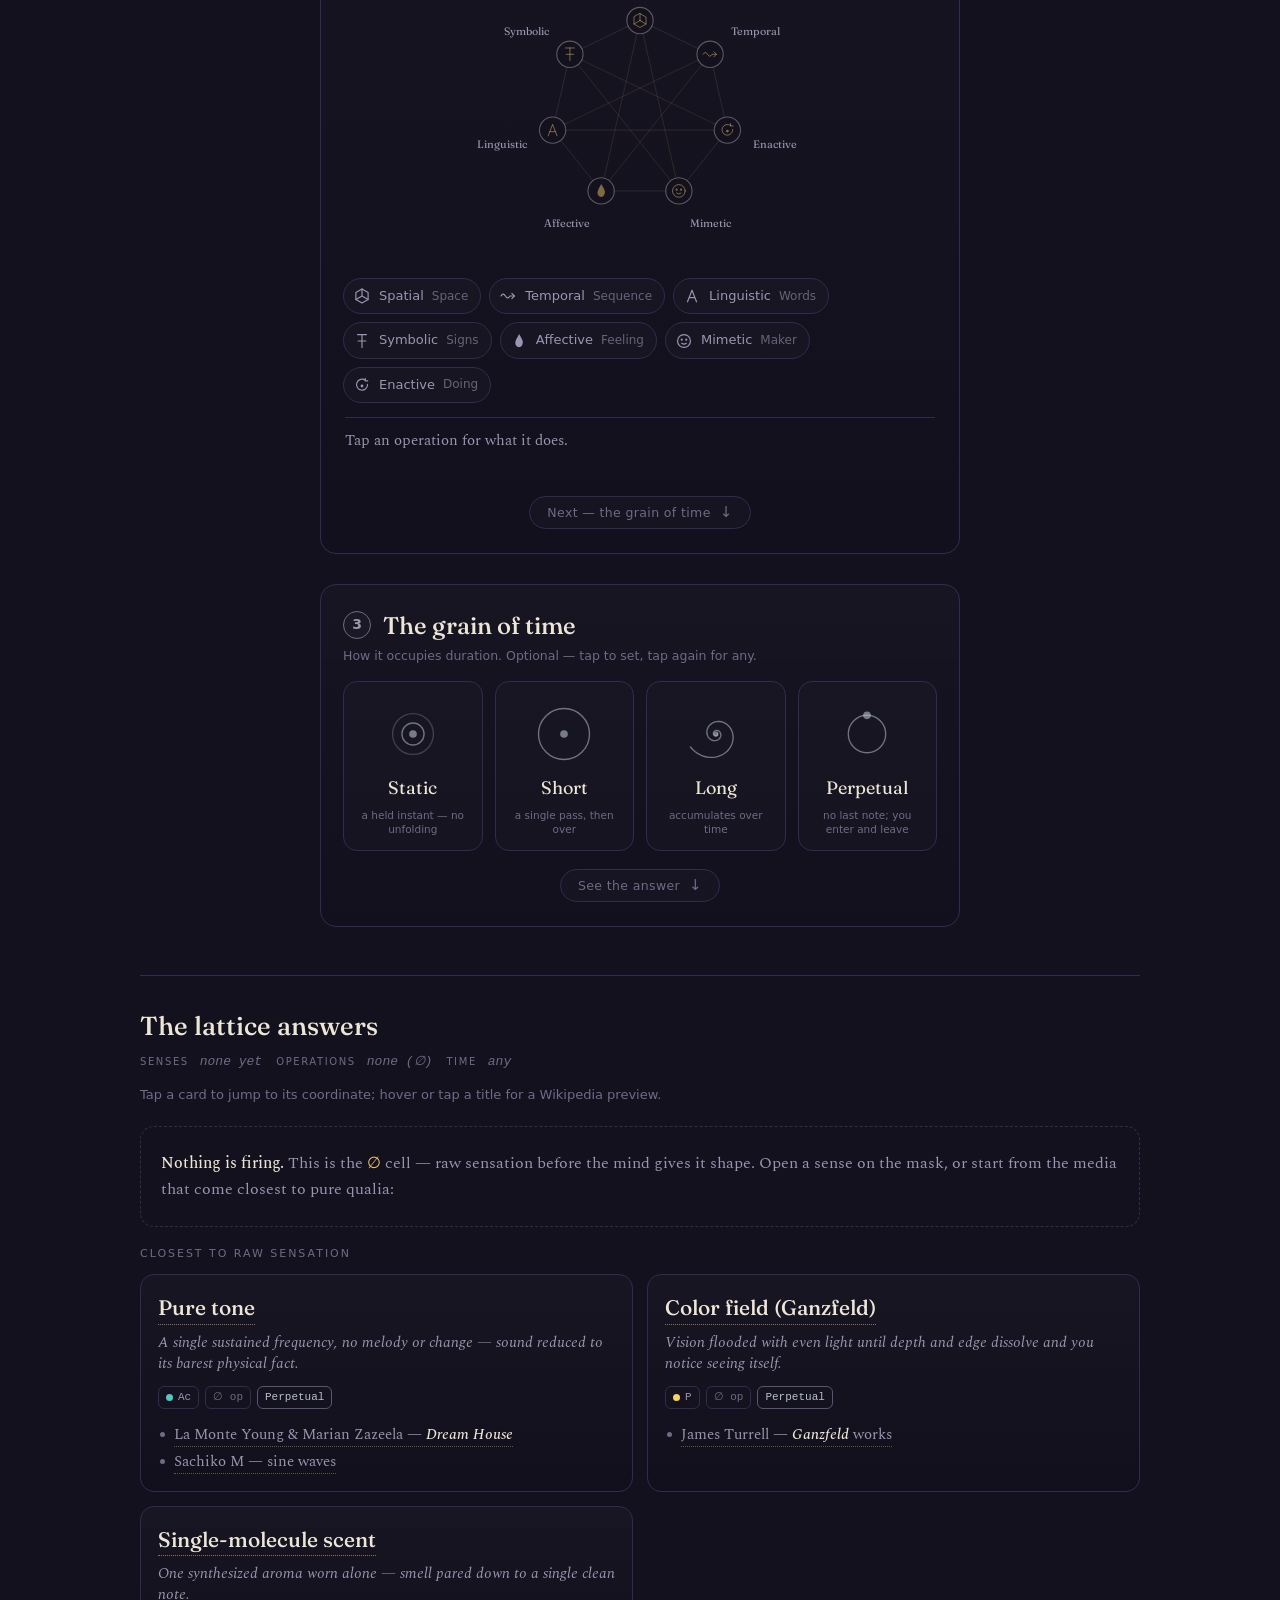
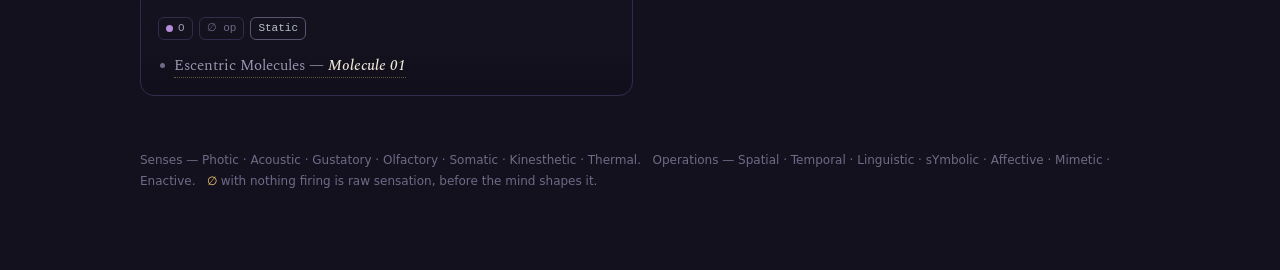
<file: sensorium/index.html>
<!DOCTYPE html>
<html lang="en">
<head>
<meta charset="UTF-8">
<meta name="viewport" content="width=device-width, initial-scale=1.0">
<title>Sensorium — a combinatorial atlas of media</title>
<meta name="description" content="A combinatorial atlas of media: which senses carry a medium, which operations the mind runs on it, and how it sits in time. By Eric Bolton.">
<meta property="og:title" content="Sensorium — a combinatorial atlas of media">
<meta property="og:description" content="Every medium is a chord. Switch on senses and operations and read off what lives at that coordinate.">
<meta property="og:type" content="website">
<meta property="og:url" content="https://www.ericdidierbolton.com/sensorium/">
<meta property="og:image" content="https://www.ericdidierbolton.com/sensorium/og.png">
<meta property="og:image:width" content="1200">
<meta property="og:image:height" content="630">
<meta property="og:image:alt" content="The Sensorium mask — a face whose senses light up as a chord.">
<meta name="twitter:card" content="summary_large_image">
<meta name="twitter:image" content="https://www.ericdidierbolton.com/sensorium/og.png">
<link rel="icon" type="image/png" href="../me.png">
<link rel="preconnect" href="https://fonts.googleapis.com">
<link rel="preconnect" href="https://fonts.gstatic.com" crossorigin>
<link href="https://fonts.googleapis.com/css2?family=Fraunces:opsz,wght@9..144,400;9..144,500;9..144,600&family=Spectral:ital,wght@0,300;0,400;0,500;1,400&display=swap" rel="stylesheet">
<style>
  :root{
    --bg:#14111f; --bg2:#1b1730; --panel:#201a36; --line:#322b4e;
    --bone:#ECE6D6; --bone-dim:#9b95b0; --bone-faint:#6f6a86;
    --photic:#F4D35E; --acoustic:#54C7C1; --olfactory:#B68CD8;
    --gustatory:#E26D8A; --somatic:#E2925A; --kinesthetic:#7FB069;
    --thermal:#E8573E;
    --gold:#E9C46A; --time:#B7C0CC;
    --serif:'Fraunces','Hoefler Text','Iowan Old Style','Palatino Linotype',Palatino,Georgia,serif;
    --body:'Spectral','Iowan Old Style',Palatino,Georgia,serif;
    --mono:ui-monospace,'SF Mono',Menlo,Monaco,'Cascadia Code',monospace;
    --sans:ui-sans-serif,system-ui,-apple-system,'Helvetica Neue',Arial,sans-serif;
  }
  *{box-sizing:border-box;}
  html,body{margin:0;padding:0;}
  body{
    background:radial-gradient(1200px 600px at 50% -10%, #221a3d 0%, rgba(34,26,61,0) 60%), var(--bg);
    color:var(--bone);font-family:var(--body);font-size:17px;line-height:1.55;
    -webkit-font-smoothing:antialiased;text-rendering:optimizeLegibility;overflow-x:hidden;
  }
  .wrap{max-width:1040px;margin:0 auto;padding:30px 20px 80px;}
  header{padding:14px 0 8px;}
  .eyebrow{font-family:var(--sans);font-size:11px;letter-spacing:.32em;text-transform:uppercase;color:var(--bone-faint);margin:0 0 10px;}
  h1{font-family:var(--serif);font-weight:500;font-size:clamp(48px,12vw,96px);line-height:.92;margin:0;letter-spacing:-.01em;
    background:linear-gradient(180deg,var(--bone) 0%, #c9b9d8 120%);-webkit-background-clip:text;background-clip:text;color:transparent;}
  .lead{font-size:clamp(16px,2.4vw,19px);color:var(--bone-dim);max-width:62ch;margin:16px 0 0;}
  .lead em{color:var(--bone);font-style:italic;} .lead b{color:var(--bone);font-weight:500;}
  .howto{font-family:var(--sans);font-size:13.5px;line-height:1.6;color:var(--bone-faint);max-width:64ch;margin:14px 0 0;
    border-left:2px solid var(--line);padding-left:13px;}
  .howto b{color:var(--bone-dim);font-weight:600;}
  .controls{display:flex;flex-wrap:wrap;gap:10px;margin:16px 0 2px;}
  .btn{font-family:var(--sans);font-size:13px;font-weight:500;letter-spacing:.02em;cursor:pointer;
    padding:9px 16px;border-radius:999px;border:1px solid var(--line);background:rgba(255,255,255,.02);
    color:var(--bone-dim);transition:.22s;}
  .btn:hover{color:var(--bone);border-color:var(--bone-faint);transform:translateY(-1px);}
  .btn:active{transform:none;}
  .btn-rand{border-color:color-mix(in srgb,var(--gold) 42%,var(--line));color:var(--gold);}
  .btn-rand:hover{border-color:var(--gold);background:color-mix(in srgb,var(--gold) 12%,transparent);color:var(--gold);}
  .btn-share{border-color:color-mix(in srgb,var(--acoustic) 42%,var(--line));color:var(--acoustic);}
  .btn-share:hover{border-color:var(--acoustic);background:color-mix(in srgb,var(--acoustic) 12%,transparent);color:var(--acoustic);}
  .coord{margin:26px 0 8px;padding:14px 16px;border:1px solid var(--line);border-radius:12px;
    background:linear-gradient(180deg,rgba(255,255,255,.02),rgba(0,0,0,.12));
    font-family:var(--mono);font-size:clamp(13px,3.6vw,17px);display:flex;flex-wrap:wrap;align-items:center;gap:10px 14px;}
  .coord .seg{display:inline-flex;align-items:center;gap:8px;}
  .coord .k{color:var(--bone-faint);font-size:11px;letter-spacing:.12em;text-transform:uppercase;}
  .coord .v{color:var(--bone);} .coord .sep{color:var(--bone-faint);}

  .instruments{display:flex;flex-direction:column;gap:30px;margin-top:34px;max-width:640px;margin-left:auto;margin-right:auto;}
  .panel{border:1px solid var(--line);border-radius:16px;padding:22px 22px 24px;background:linear-gradient(180deg,rgba(255,255,255,.014),rgba(0,0,0,.08));}
  .panel h2{font-family:var(--serif);font-weight:500;font-size:24px;margin:0 0 2px;display:flex;align-items:center;gap:12px;}
  .stepn{flex:0 0 auto;width:28px;height:28px;border-radius:50%;border:1px solid var(--bone-faint);
    display:inline-flex;align-items:center;justify-content:center;font-family:var(--sans);font-size:14px;font-weight:600;
    color:var(--bone-dim);background:rgba(255,255,255,.02);}
  .stepnav{display:flex;justify-content:center;margin-top:18px;}
  .stepnext{font-family:var(--sans);font-size:12.5px;letter-spacing:.03em;cursor:pointer;
    display:inline-flex;align-items:center;gap:9px;padding:8px 17px;border-radius:999px;
    border:1px solid var(--line);background:rgba(255,255,255,.015);color:var(--bone-faint);transition:.22s;}
  .stepnext:hover{color:var(--bone);border-color:var(--bone-faint);}
  .stepnext .arr{font-size:15px;line-height:1;transition:transform .22s;}
  .stepnext:hover .arr{transform:translateY(2px);}
  .panel .sub{font-family:var(--sans);font-size:12.5px;color:var(--bone-faint);margin:0 0 16px;}
  .placard{font-family:var(--body);font-size:14.5px;color:var(--bone-dim);margin:14px 2px 0;line-height:1.45;
    border-top:1px solid var(--line);padding-top:13px;min-height:4.2em;transition:color .2s;}
  .placard b{color:var(--bone);font-weight:500;}
  .placard .pk{font-family:var(--mono);font-size:11px;color:var(--bone-faint);}

  .stage{display:flex;justify-content:center;}
  .mask{width:min(330px,82vw);height:auto;display:block;overflow:visible;}
  .face{fill:rgba(236,230,214,.022);stroke:rgba(236,230,214,.20);stroke-width:1.5;}
  .feat{fill:none;stroke:rgba(236,230,214,.20);stroke-width:1.3;stroke-linecap:round;}
  .region path,.region ellipse,.region circle,.region line{
    transition:fill-opacity .4s,stroke-opacity .4s,filter .4s,stroke .4s;cursor:pointer;
    fill:var(--hue,var(--bone));fill-opacity:.04;stroke:var(--hue,var(--bone));stroke-opacity:.4;stroke-width:1.5;
    stroke-linecap:round;stroke-linejoin:round;}
  .region line{fill:none;}
  .region .open{fill:none;}
  .region rect.hit{fill:#fff;opacity:0;cursor:pointer;stroke:none;}
  .region:hover path,.region:hover ellipse,.region:hover circle,.region:hover line{stroke-opacity:.66;}
  .region.on path,.region.on ellipse,.region.on circle,.region.on line{stroke-opacity:1;filter:drop-shadow(0 0 7px var(--hue));}
  .region.on path:not(.open):not(.hit),.region.on ellipse,.region.on circle{fill-opacity:.2;}
  .region[data-sense="P"]{--hue:var(--photic);} .region[data-sense="Ac"]{--hue:var(--acoustic);}
  .region[data-sense="O"]{--hue:var(--olfactory);} .region[data-sense="G"]{--hue:var(--gustatory);}
  .region[data-sense="So"]{--hue:var(--somatic);} .region[data-sense="K"]{--hue:var(--kinesthetic);}
  .region[data-sense="Th"]{--hue:var(--thermal);}

  .chips{display:flex;flex-wrap:wrap;gap:8px;margin-top:18px;}
  .chip{font-family:var(--sans);font-size:13px;display:inline-flex;align-items:center;gap:8px;
    padding:7px 12px 7px 9px;border-radius:999px;cursor:pointer;border:1px solid var(--line);
    background:rgba(255,255,255,.015);color:var(--bone-dim);transition:.25s;user-select:none;}
  .chip .cic{width:18px;height:18px;flex:0 0 18px;}
  .chip .cic path,.chip .cic circle{fill:none;stroke:currentColor;stroke-width:1.8;stroke-linecap:round;stroke-linejoin:round;}
  .chip .cic .fillpt{fill:currentColor;stroke:none;}
  .chip:hover{color:var(--bone);border-color:var(--bone-faint);}
  .chip.on{color:var(--bone);border-color:var(--hue,var(--gold));background:color-mix(in srgb,var(--hue,var(--gold)) 14%,transparent);}
  .chip.on .cic{filter:drop-shadow(0 0 5px var(--hue,var(--gold)));}
  .chip[data-sense="P"]{--hue:var(--photic);} .chip[data-sense="Ac"]{--hue:var(--acoustic);}
  .chip[data-sense="O"]{--hue:var(--olfactory);} .chip[data-sense="G"]{--hue:var(--gustatory);}
  .chip[data-sense="So"]{--hue:var(--somatic);} .chip[data-sense="K"]{--hue:var(--kinesthetic);}
  .chip[data-sense="Th"]{--hue:var(--thermal);}
  .chip[data-op]{--hue:var(--gold);color:var(--bone-dim);}
  .chip[data-op].on{color:var(--gold);}
  .chip .nm{opacity:.6;font-size:12px;}

  .penta{width:min(340px,82vw);height:auto;display:block;overflow:visible;}
  .penta .grid{stroke:rgba(236,230,214,.13);stroke-width:1;fill:none;}
  .penta .star{stroke:rgba(233,196,106,.15);stroke-width:1;fill:none;}
  .penta .shard{fill:color-mix(in srgb,var(--gold) 17%,transparent);stroke:var(--gold);stroke-width:1.5;stroke-linejoin:round;transition:.35s;filter:drop-shadow(0 0 9px rgba(233,196,106,.4));}
  .penta .node{fill:var(--bg);stroke:rgba(236,230,214,.34);stroke-width:1.4;cursor:pointer;transition:.3s;}
  .penta .node:hover{stroke:var(--gold);}
  .penta .node.on{fill:color-mix(in srgb,var(--gold) 16%,var(--bg));stroke:var(--gold);filter:drop-shadow(0 0 7px var(--gold));}
  .penta .picon path,.penta .picon circle{fill:none;stroke:var(--gold);stroke-width:1.5;stroke-linecap:round;stroke-linejoin:round;opacity:.5;transition:.3s;pointer-events:none;}
  .penta .picon .fillpt{fill:var(--gold);stroke:none;opacity:.5;transition:.3s;}
  .penta .picon-g.on .picon path,.penta .picon-g.on .picon circle,.penta .picon-g.on .picon .fillpt{opacity:1;}
  .penta .picon-g.on .picon{filter:drop-shadow(0 0 4px var(--gold));}
  .penta .vlabel{font-family:var(--serif);font-size:14px;fill:var(--bone-dim);transition:.3s;cursor:pointer;}
  .penta .vlabel.on{fill:var(--bone);}

  .times{display:grid;grid-template-columns:repeat(2,1fr);gap:12px;}
  @media(min-width:560px){.times{grid-template-columns:repeat(4,1fr);}}
  .tcell{border:1px solid var(--line);border-radius:14px;padding:18px 12px 14px;cursor:pointer;background:rgba(255,255,255,.012);
    text-align:center;transition:.3s;display:flex;flex-direction:column;align-items:center;gap:6px;}
  .tcell:hover{border-color:var(--bone-faint);}
  .tcell.on{border-color:var(--time);background:color-mix(in srgb,var(--time) 12%,transparent);}
  .tglyph{width:68px;height:68px;}
  .tglyph .ink{stroke:var(--time);fill:none;stroke-width:1.6;stroke-linecap:round;opacity:.55;transition:.3s;}
  .tglyph .dot{fill:var(--time);opacity:.6;transition:.3s;}
  .tcell.on .ink{opacity:1;filter:drop-shadow(0 0 6px rgba(183,192,204,.6));}
  .tcell.on .dot{opacity:1;}
  .tname{font-family:var(--serif);font-size:18px;color:var(--bone);}
  .tdesc{font-family:var(--sans);font-size:10.5px;color:var(--bone-faint);line-height:1.35;}
  @media(prefers-reduced-motion: no-preference){
    .ripple{transform-origin:center;animation:ripple 2.8s ease-out infinite;}
    @keyframes ripple{0%{transform:scale(.18);opacity:.9;}70%{opacity:0;}100%{transform:scale(1);opacity:0;}}
    .spiral{transform-origin:center;animation:spin 14s linear infinite;}
    @keyframes spin{to{transform:rotate(360deg);}}
    .orbit{transform-origin:center;animation:spin 6s linear infinite;}
  }

  .results{margin-top:48px;border-top:1px solid var(--line);padding-top:30px;}
  .results h2{font-family:var(--serif);font-weight:500;font-size:26px;margin:0 0 4px;}
  .verdict{font-family:var(--sans);font-size:13px;color:var(--bone-dim);margin:0 0 22px;line-height:1.5;}
  .verdict .ground{color:var(--gold);} .verdict .hint{color:var(--bone-faint);}
  .selsummary{font-family:var(--mono);font-size:13px;color:var(--bone-dim);margin:0 0 12px;line-height:1.7;
    display:flex;flex-wrap:wrap;align-items:baseline;gap:6px 14px;}
  .selsummary .lab{font-family:var(--sans);font-size:10px;letter-spacing:.16em;text-transform:uppercase;color:var(--bone-faint);margin-right:5px;}
  .selsummary .seg{display:inline-flex;align-items:baseline;flex-wrap:wrap;gap:6px;}
  .selsummary .pill{padding:2px 9px;border-radius:999px;border:1px solid var(--line);color:var(--bone);font-size:12px;display:inline-flex;align-items:center;gap:6px;}
  .selsummary .pill i{width:7px;height:7px;border-radius:50%;display:inline-block;font-style:normal;}
  .selsummary .pill.op{color:var(--gold);border-color:color-mix(in srgb,var(--gold) 30%,var(--line));}
  .selsummary .pill.dur{color:var(--time);border-color:color-mix(in srgb,var(--time) 28%,var(--line));}
  .selsummary .none{color:var(--bone-faint);font-style:italic;}
  .grid-cards{display:grid;grid-template-columns:1fr;gap:14px;}
  @media(min-width:680px){.grid-cards{grid-template-columns:1fr 1fr;}}
  .card{border:1px solid var(--line);border-radius:14px;padding:16px 17px;background:linear-gradient(180deg,rgba(255,255,255,.018),rgba(0,0,0,.10));transition:.25s;cursor:pointer;}
  .card:hover{border-color:var(--bone-faint);transform:translateY(-1px);}
  .card.exact{border-color:color-mix(in srgb,var(--gold) 60%,var(--line));box-shadow:0 0 0 1px color-mix(in srgb,var(--gold) 32%,transparent),0 0 24px rgba(233,196,106,.12) inset;}
  .card.exact:hover{border-color:var(--gold);}
  .card h3{font-family:var(--serif);font-weight:500;font-size:21px;margin:0;display:flex;align-items:baseline;justify-content:space-between;gap:10px;}
  .wikilink{color:var(--bone);text-decoration:none;border-bottom:1px dotted color-mix(in srgb,var(--gold) 55%,transparent);cursor:pointer;transition:color .2s;}
  .wikilink:hover{color:var(--gold);}
  .tag{font-family:var(--sans);font-size:9.5px;letter-spacing:.18em;text-transform:uppercase;color:var(--bg);background:var(--gold);padding:3px 7px;border-radius:999px;white-space:nowrap;}
  .blurb{font-size:14.5px;color:var(--bone-dim);margin:8px 0 0;line-height:1.45;font-style:italic;}
  .profile{display:flex;flex-wrap:wrap;gap:6px;margin:11px 0 12px;align-items:center;}
  .pb{font-family:var(--mono);font-size:11px;padding:2px 7px;border-radius:6px;border:1px solid var(--line);color:var(--bone-dim);display:inline-flex;align-items:center;gap:5px;}
  .pb i{width:7px;height:7px;border-radius:50%;display:inline-block;font-style:normal;}
  .pb.op{color:var(--gold);border-color:color-mix(in srgb,var(--gold) 30%,var(--line));}
  .pb.dur{color:var(--time);border-color:color-mix(in srgb,var(--time) 28%,var(--line));}
  .pb.none{color:var(--bone-faint);}
  .items{margin:0;padding:0;list-style:none;}
  .items li{font-size:15px;color:var(--bone-dim);padding:3px 0 3px 16px;position:relative;line-height:1.4;}
  .items li::before{content:"";position:absolute;left:2px;top:11px;width:5px;height:5px;border-radius:50%;background:var(--bone-faint);}
  .items li b{color:var(--bone);font-weight:500;font-style:italic;}
  .items li .wikilink{color:inherit;border-bottom:1px dotted color-mix(in srgb,var(--gold) 40%,transparent);}
  .items li .wikilink:hover{color:var(--gold);}
  .empty{border:1px dashed var(--line);border-radius:14px;padding:24px 20px;color:var(--bone-dim);font-size:16px;margin-bottom:18px;}
  .openground{border:1px dashed color-mix(in srgb,var(--gold) 45%,var(--line));border-radius:14px;padding:18px 20px 16px;
    margin-bottom:18px;background:linear-gradient(180deg,color-mix(in srgb,var(--gold) 7%,transparent),rgba(0,0,0,.10));}
  .openground .og-tag{font-family:var(--sans);font-size:10px;letter-spacing:.22em;text-transform:uppercase;color:var(--gold);margin:0 0 8px;}
  .openground .og-lead{font-size:14.5px;color:var(--bone-dim);margin:0;line-height:1.5;}
  .openground .og-idea{font-family:var(--serif);font-size:20px;font-style:italic;color:var(--bone);margin:10px 0 4px;line-height:1.3;}
  .openground .og-foot{font-family:var(--sans);font-size:11px;color:var(--bone-faint);margin:8px 0 0;}
  .empty b{color:var(--bone);font-weight:500;} .glyph-O{font-family:var(--mono);color:var(--gold);}
  .subhead{font-family:var(--sans);font-size:11px;letter-spacing:.18em;text-transform:uppercase;color:var(--bone-faint);margin:6px 0 12px;}
  footer{margin-top:54px;color:var(--bone-faint);font-family:var(--sans);font-size:12px;line-height:1.7;}

  /* wikipedia dark hovercard */
  #wikicard{position:fixed;z-index:60;width:340px;max-width:90vw;background:var(--bg2);border:1px solid var(--line);
    border-radius:14px;box-shadow:0 18px 50px rgba(0,0,0,.6);overflow:hidden;opacity:0;transform:translateY(6px);
    pointer-events:none;transition:opacity .18s,transform .18s;font-family:var(--body);}
  #wikicard.show{opacity:1;transform:none;pointer-events:auto;}
  #wikicard .wc-imgwrap{position:relative;display:block;}
  #wikicard .wc-img{width:100%;height:210px;object-fit:cover;display:block;background:var(--panel);}
  #wikicard .wc-imgwrap .wc-title{position:absolute;left:0;right:0;bottom:0;margin:0;padding:34px 16px 12px;
    background:linear-gradient(180deg,rgba(20,17,31,0),rgba(20,17,31,.86) 70%);
    font-family:var(--serif);font-weight:500;font-size:21px;color:#fff;line-height:1.12;text-shadow:0 1px 6px rgba(0,0,0,.6);}
  #wikicard .wc-body{padding:13px 16px 15px;}
  #wikicard .wc-eyebrow{font-family:var(--sans);font-size:9.5px;letter-spacing:.2em;text-transform:uppercase;color:var(--bone-faint);margin:0 0 5px;}
  #wikicard .wc-title{font-family:var(--serif);font-weight:500;font-size:19px;color:var(--bone);margin:0 0 7px;line-height:1.15;}
  #wikicard .wc-extract{font-size:13.5px;line-height:1.5;color:var(--bone-dim);margin:0;}
  #wikicard .wc-foot{margin-top:12px;}
  #wikicard .wc-foot a{font-family:var(--sans);font-size:12px;color:var(--gold);text-decoration:none;letter-spacing:.02em;}
  #wikicard .wc-foot a:hover{text-decoration:underline;}
  #wikicard .wc-load{font-family:var(--sans);font-size:13px;color:var(--bone-faint);}
</style>
</head>
<body>
<div class="wrap">

  <header>
    <p class="eyebrow">A combinatorial atlas of media</p>
    <h1>Sensorium</h1>
    <p class="lead">Every medium is a <em>chord</em> of three things: the <b>senses</b> that carry it in, the <b>operations</b> your mind runs on it, and how it sits in <b>time</b>. Pick a combination and the lattice shows you which real media live there — and when a cell is empty, what <em>could</em>.</p>
    <p class="howto">Work through the three steps below — tap senses on the face, operations on the star, a grain of time. Anything you leave blank stays open. The answer builds at the bottom as you go. Hit <b>Randomize</b> for a coordinate you'd never think to try.</p>
    <div class="coord" aria-live="polite">
      <span class="seg"><span class="k">Senses</span><span class="v" id="cSenses">∅</span></span>
      <span class="sep">/</span>
      <span class="seg"><span class="k">Operations</span><span class="v" id="cOps">∅</span></span>
      <span class="sep">/</span>
      <span class="seg"><span class="k">Time</span><span class="v" id="cDur">any</span></span>
    </div>
    <div class="controls">
      <button type="button" class="btn btn-rand" id="btnRandom">⤮ Randomize</button>
      <button type="button" class="btn btn-share" id="btnShare">↗ Share</button>
      <button type="button" class="btn btn-clear" id="btnClear">✕ Clear</button>
    </div>
  </header>

  <div class="instruments">

    <section class="panel">
      <h2><span class="stepn">1</span>The senses</h2>
      <p class="sub">The channels that carry a medium in. Tap a feature to open one.</p>
      <div class="stage">
        <svg class="mask" viewBox="0 0 400 560" role="group" aria-label="Sensory mask">
          <path class="face" d="M200 40 C150 40 104 78 96 168 C89 212 87 256 96 300 C104 362 128 432 172 476 C185 500 215 500 228 476 C272 432 296 362 304 300 C313 256 311 212 304 168 C296 78 250 40 200 40 Z"/>

          <!-- Kinesthetic: forehead band + plumb (no dial) -->
          <g class="region" data-sense="K" tabindex="0" aria-label="Balance">
            <rect class="hit" x="120" y="148" width="160" height="70"/>
            <path d="M118 178 C150 152 250 152 282 178 C262 214 138 214 118 178 Z"/>
            <line x1="200" y1="162" x2="200" y2="192"/>
            <circle cx="200" cy="196" r="3.4"/>
          </g>

          <!-- Thermal: heat-shimmer at the temples -->
          <g class="region" data-sense="Th" tabindex="0" aria-label="Temperature">
            <rect class="hit" x="104" y="214" width="42" height="40"/>
            <rect class="hit" x="254" y="214" width="42" height="40"/>
            <path d="M122 220 q7 5 0 10 q-7 5 0 10 q7 5 0 10 L128 250 q7 -5 0 -10 q-7 -5 0 -10 q7 -5 0 -10 Z"/>
            <path d="M278 220 q-7 5 0 10 q7 5 0 10 q-7 5 0 10 L272 250 q-7 -5 0 -10 q7 -5 0 -10 q-7 -5 0 -10 Z"/>
          </g>

          <!-- Olfactory: nose (single outer silhouette) -->
          <g class="region" data-sense="O" tabindex="0" aria-label="Smell">
            <rect class="hit" x="178" y="252" width="44" height="140"/>
            <path d="M193 266 C191 300 191 332 188 350 C181 358 181 372 190 378 C196 381 204 381 210 378 C219 372 219 358 212 350 C209 332 209 300 207 266 Z"/>
          </g>

          <!-- Photic: eyes (empty almonds, no pupils) -->
          <g class="region" data-sense="P" tabindex="0" aria-label="Sight">
            <rect class="hit" x="128" y="254" width="54" height="32"/>
            <rect class="hit" x="218" y="254" width="54" height="32"/>
            <path d="M134 270 C146 259 166 259 178 270 C166 281 146 281 134 270 Z"/>
            <path d="M222 270 C234 259 254 259 266 270 C254 281 234 281 222 270 Z"/>
          </g>

          <!-- Acoustic: ears (single outline; inner edge follows the face contour) -->
          <g class="region" data-sense="Ac" tabindex="0" aria-label="Sound">
            <rect class="hit" x="58" y="250" width="48" height="96"/>
            <rect class="hit" x="294" y="250" width="48" height="96"/>
            <path d="M90 260 C74 258 66 282 70 306 C73 326 84 340 99 334 C98 310 92 282 90 260 Z"/>
            <path d="M310 260 C326 258 334 282 330 306 C327 326 316 340 301 334 C302 310 308 282 310 260 Z"/>
          </g>

          <!-- Somatic: cheeks (empty) -->
          <g class="region" data-sense="So" tabindex="0" aria-label="Touch">
            <rect class="hit" x="118" y="312" width="62" height="50"/>
            <rect class="hit" x="220" y="312" width="62" height="50"/>
            <ellipse cx="149" cy="336" rx="29" ry="22" transform="rotate(-8 149 336)"/>
            <ellipse cx="251" cy="336" rx="29" ry="22" transform="rotate(8 251 336)"/>
          </g>

          <!-- Gustatory: mouth (single outer lip silhouette) -->
          <g class="region" data-sense="G" tabindex="0" aria-label="Taste">
            <rect class="hit" x="152" y="404" width="96" height="46"/>
            <path d="M167 421 C176 414 187 413 196 417 C199 418 201 418 204 417 C213 413 224 414 233 421 C226 433 214 441 200 441 C186 441 174 433 167 421 Z"/>
          </g>
        </svg>
      </div>
      <div class="chips" id="senseChips"></div>
      <p class="placard" id="sensePlac">Tap a sense for what it carries.</p>
      <div class="stepnav"><button type="button" class="stepnext" data-from="0">Next — the operations <span class="arr">↓</span></button></div>
    </section>

    <section class="panel">
      <h2><span class="stepn">2</span>The operations</h2>
      <p class="sub">What the mind does with the signal once it is in. Tap a point of the star.</p>
      <div class="stage"><svg class="penta" id="penta" viewBox="0 0 440 400" role="group" aria-label="Operations star"></svg></div>
      <div class="chips" id="opChips"></div>
      <p class="placard" id="opPlac">Tap an operation for what it does.</p>
      <div class="stepnav"><button type="button" class="stepnext" data-from="1">Next — the grain of time <span class="arr">↓</span></button></div>
    </section>

    <section class="panel panel-time">
      <h2><span class="stepn">3</span>The grain of time</h2>
      <p class="sub">How it occupies duration. Optional — tap to set, tap again for any.</p>
      <div class="times" id="times">
        <div class="tcell" data-dur="static" tabindex="0">
          <svg class="tglyph" viewBox="0 0 80 80"><circle class="ink" cx="40" cy="40" r="13"/><circle class="ink" cx="40" cy="40" r="24" style="opacity:.25"/><circle class="dot" cx="40" cy="40" r="4.5"/></svg>
          <span class="tname">Static</span><span class="tdesc">a held instant — no unfolding</span>
        </div>
        <div class="tcell" data-dur="short" tabindex="0">
          <svg class="tglyph" viewBox="0 0 80 80"><circle class="ink ripple" cx="40" cy="40" r="30"/><circle class="dot" cx="40" cy="40" r="4.5"/></svg>
          <span class="tname">Short</span><span class="tdesc">a single pass, then over</span>
        </div>
        <div class="tcell" data-dur="long" tabindex="0">
          <svg class="tglyph" viewBox="0 0 80 80"><path class="ink spiral" id="spiralPath"/><circle class="dot" cx="40" cy="40" r="3"/></svg>
          <span class="tname">Long</span><span class="tdesc">accumulates over time</span>
        </div>
        <div class="tcell" data-dur="perpetual" tabindex="0">
          <svg class="tglyph" viewBox="0 0 80 80"><circle class="ink" cx="40" cy="40" r="22"/><g class="orbit"><circle class="dot" cx="40" cy="18" r="4.5"/></g></svg>
          <span class="tname">Perpetual</span><span class="tdesc">no last note; you enter and leave</span>
        </div>
      </div>
      <div class="stepnav"><button type="button" class="stepnext" data-from="2">See the answer <span class="arr">↓</span></button></div>
    </section>

  </div>

  <section class="results">
    <h2>The lattice answers</h2>
    <p class="selsummary" id="selSummary" aria-live="polite"></p>
    <p class="verdict" id="verdict"></p>
    <div id="out"></div>
  </section>

  <footer>
    Senses — Photic · Acoustic · Gustatory · Olfactory · Somatic · Kinesthetic · Thermal.&nbsp;&nbsp;
    Operations — Spatial · Temporal · Linguistic · sYmbolic · Affective · Mimetic · Enactive.&nbsp;&nbsp;
    <span class="glyph-O">∅</span> with nothing firing is raw sensation, before the mind shapes it.
  </footer>
</div>

<div id="wikicard" aria-hidden="true"></div>

<script>
const SENSES=[
  {k:'P',nm:'Sight',full:'Photic'},{k:'Ac',nm:'Sound',full:'Acoustic'},
  {k:'O',nm:'Smell',full:'Olfactory'},{k:'G',nm:'Taste',full:'Gustatory'},
  {k:'So',nm:'Touch',full:'Somatic'},{k:'K',nm:'Balance',full:'Kinesthetic'},
  {k:'Th',nm:'Warmth',full:'Thermal'}];
const OPS=[{k:'S',nm:'Spatial',plain:'Space'},{k:'T',nm:'Temporal',plain:'Sequence'},{k:'L',nm:'Linguistic',plain:'Words'},{k:'Y',nm:'Symbolic',plain:'Signs'},{k:'A',nm:'Affective',plain:'Feeling'},{k:'M',nm:'Mimetic',plain:'Maker'},{k:'E',nm:'Enactive',plain:'Doing'}];
const SENSE_HUE={P:'var(--photic)',Ac:'var(--acoustic)',O:'var(--olfactory)',G:'var(--gustatory)',So:'var(--somatic)',K:'var(--kinesthetic)',Th:'var(--thermal)'};
const DURNAME={static:'Static',short:'Short',long:'Long',perpetual:'Perpetual'};

const SENSE_DESC={
  P:'Light striking the eye — brightness, color, edge, and depth. The channel of everything visible.',
  Ac:'Pressure waves reaching the ear — pitch, rhythm, and timbre, from a whisper to a symphony.',
  O:'Airborne molecules read by the nose — the most direct line straight to memory and emotion.',
  G:'Flavor on the tongue — sweet, sour, salt, bitter, umami, and all the chemistry layered on top.',
  So:'The skin\u2019s report — pressure, texture, and weight; the body touching the world.',
  K:'The inner ear and muscles sensing motion, tilt, and where the body is in space.',
  Th:'Warmth and cold read by the skin\u2019s thermoreceptors — heat as a channel of its own, apart from pressure and touch.'
};
const OP_DESC={
  S:'The mind builds volume and arrangement — where things sit, how far, the feel of being inside or around them.',
  T:'Meaning unfolds in sequence — before and after, pacing; an order that can\u2019t be rearranged without loss.',
  L:'The language faculty engages — words parsed into sense, syntax, and story; meaning carried by tongue or text.',
  Y:'Non-verbal signs decoded — notation, code, diagram, icon: marks that stand for something without being words.',
  A:'The limbic hit — mood and feeling, the visceral pull that lands before thought.',
  M:'A mind is present in the work — an agent or maker whose intention and interiority you read.',
  E:'You are inside the loop — your own actions change the work and it answers; meaning emerges through doing, not just receiving.'
};

const OPICON={
  S:'<path d="M0 -11 L9.5 -5.5 L9.5 5.5 L0 11 L-9.5 5.5 L-9.5 -5.5 Z"/><path d="M0 0 L0 -11 M0 0 L9.5 5.5 M0 0 L-9.5 5.5"/>',
  T:'<path d="M-11 0 q3.5 -6 7 0 q3.5 6 7 0 L10 0"/><path d="M6 -4 L10 0 L6 4"/>',
  L:'<path d="M-7 9 L0 -9 L7 9 M-4.3 2.5 L4.3 2.5"/>',
  Y:'<path d="M0 -10 L0 10 M-7 -10 L7 -10 M-6 0 L6 0"/>',
  A:'<path class="fillpt" d="M0 -11 C5 -3 8 1 4.5 7 C2.5 10.5 -2.5 10.5 -4.5 7 C-8 1 -3 -4 0 -11 Z"/>',
  M:'<circle cx="0" cy="0" r="10"/><circle class="fillpt" cx="-3.5" cy="-2" r="1.7"/><circle class="fillpt" cx="3.5" cy="-2" r="1.7"/><path d="M-3.5 3.5 Q0 6.5 3.5 3.5"/>',
  E:'<path d="M8.5 -1 A8.5 8.5 0 1 1 5 -7.4"/><path d="M5 -10.5 L5 -6.5 L9 -6.5"/><circle class="fillpt" cx="0" cy="1.5" r="2.2"/>'
};
const SENSEICON={
  P:'<path d="M-11 0 Q0 -8 11 0 Q0 8 -11 0 Z"/><circle cx="0" cy="0" r="3.2"/>',
  Ac:'<circle class="fillpt" cx="-7" cy="0" r="2"/><path d="M-2 -8 A8 8 0 0 1 -2 8"/><path d="M3 -10 A11 11 0 0 1 3 10"/>',
  O:'<path d="M-5 9 q-4 -5 0 -9 q4 -4 0 -9"/><path d="M5 9 q-4 -5 0 -9 q4 -4 0 -9"/>',
  G:'<path class="fillpt" d="M0 -10 C5 -2 8 3 4 7 A6 6 0 0 1 -4 7 C-8 3 -5 -2 0 -10 Z"/>',
  So:'<path d="M-9 2 A9 9 0 0 1 9 2"/><path d="M-6 4 A6 7 0 0 1 6 4"/><path d="M-3 6 A3 4 0 0 1 3 6"/>',
  K:'<path d="M-8 -8 A11 11 0 0 1 8 -8"/><path d="M0 -10 L0 4"/><circle class="fillpt" cx="0" cy="7" r="3"/>',
  Th:'<path d="M-6 -9 q4 4 0 9 q-4 5 0 9 M0 -9 q4 4 0 9 q-4 5 0 9 M6 -9 q4 4 0 9 q-4 5 0 9"/>'
};
const sIco=k=>`<svg class="cic" viewBox="-14 -14 28 28" aria-hidden="true">${SENSEICON[k]}</svg>`;
const oIco=k=>`<svg class="cic" viewBox="-14 -14 28 28" aria-hidden="true"><g class="picon">${OPICON[k]}</g></svg>`;

const M=(name,ch,op,dur,blurb,wiki,items)=>({name,ch,op,dur,blurb,wiki,items});
const MEDIA=[
  M('Pure tone',['Ac'],[],'perpetual','A single sustained frequency, no melody or change — sound reduced to its barest physical fact.','Pure tone',['La Monte Young & Marian Zazeela — <b>Dream House</b>@@Dream House (installation)','Sachiko M — sine waves@@Sachiko M']),
  M('Color field (Ganzfeld)',['P'],[],'perpetual','Vision flooded with even light until depth and edge dissolve and you notice seeing itself.','Ganzfeld effect',['James Turrell — <b>Ganzfeld</b> works@@James Turrell']),
  M('Single-molecule scent',['O'],[],'static','One synthesized aroma worn alone — smell pared down to a single clean note.','Aroma compound',['Escentric Molecules — <b>Molecule 01</b>@@Geza Schön']),
  M('Pure rhythm',['Ac'],['T'],'short','Pulse without pitch or words — time made audible through sheer recurrence.','Rhythm',['Ligeti — <b>Poème Symphonique</b> (100 metronomes)@@Poème symphonique','Steve Reich — <b>Clapping Music</b>@@Clapping Music']),
  M('Flicker film',['P'],['T'],'short','Alternating black and white frames that act on the retina directly, bypassing image.','The Flicker',['Tony Conrad — <b>The Flicker</b>@@The Flicker']),
  M('Moiré pattern',['P'],['S','A'],'static','Two fine grids overlaid until a third, shifting figure swims up that lives in neither — interference the eye can’t hold still.','Moiré pattern',['Bridget <b>Riley</b>@@Bridget Riley','<b>Carsten Nicolai</b>@@Carsten Nicolai']),
  M('Statement / sign',['P'],['L'],'static','Cold declarative language shown as the work itself — meaning without ornament.','Conceptual art',['Lawrence Weiner@@Lawrence Weiner','On Kawara — <b>Today Series</b>@@On Kawara']),
  M('Kinetic sculpture',['P'],['S','T'],'perpetual','Forms that move, drawing shapes in space across time.','Kinetic art',['Calder — mobiles@@Alexander Calder','Theo Jansen — <b>Strandbeest</b>@@Theo Jansen']),
  M('Labyrinth',['P','K'],['S'],'perpetual','A path you walk rather than view, folding space into one contemplative route.','Labyrinth',['Chartres Cathedral labyrinth@@Chartres Cathedral','Robert Morris@@Robert Morris (artist)']),
  M('Hedge maze',['P','K'],['S','E'],'short','A branching puzzle of walls you solve with your feet — wrong turns, dead ends, and the slow building of a mental map.','Maze',['Hampton Court Maze@@Hampton Court Maze','Longleat hedge maze@@Longleat']),
  M('Hyperreal figure',['P','So'],['M'],'static','A sculpted human so lifelike its mere presence unsettles.','Hyperrealism (visual arts)',['Ron Mueck@@Ron Mueck','Duane Hanson@@Duane Hanson']),
  M('Portrait (the gaze)',['P'],['M'],'static','A face rendered to hold your eye and return it — presence distilled to a look.','Portrait',['Fayum mummy portraits@@Fayum mummy portraits','Chuck Close@@Chuck Close']),
  M('Painting (abstract)',['P'],['A'],'static','Color, form, and gesture organized for direct feeling, with nothing to depict.','Abstract art',['Hilma af Klint — <b>The Ten Largest</b> (1907)@@Hilma af Klint']),
  M('Painting (figural)',['P'],['A','M'],'static','An image of people, places, or scenes — the world re-presented on a surface.','Figurative art',['Bosch — <b>The Garden of Earthly Delights</b>@@The Garden of Earthly Delights']),
  M('Photography',['P'],['A','M'],'static','Light fixed from a real instant — evidence and composition at once.','Photography',['Cindy Sherman — <b>Untitled Film Stills</b>@@Untitled Film Stills']),
  M('Photomontage',['P'],['Y','A','M'],'static','Cut and recombined images that argue or dream by collision.','Photomontage',['Hannah Höch — <b>Cut with the Kitchen Knife</b>@@Hannah Höch']),
  M('Street art',['P'],['S','A','M'],'static','Image worked into a public wall, charged by the place it claims and the hand that risked making it.','Street art',['<b>Banksy</b>@@Banksy','Mexican <b>muralism</b>@@Mexican muralism']),
  M('Calligraphy',['P'],['Y','L','A'],'static','The written sign raised to gesture — language whose meaning lives as much in the stroke as the word.','Calligraphy',['Islamic <b>calligraphy</b>@@Islamic calligraphy','Hassan Massoudy@@Hassan Massoudy']),
  M('Concrete poetry',['P'],['S','L','A'],'static','Words arranged so their shape on the page carries as much as their sense.','Concrete poetry',['Apollinaire — <b>Calligrammes</b>@@Guillaume Apollinaire','Xu Bing — <b>Book from the Sky</b>@@A Book from the Sky']),
  M('Aphorism / fragment',['P'],['L','A'],'static','Compressed text that detonates a whole thought in a sentence or two.','Aphorism',['Wittgenstein — <b>Tractatus</b>@@Tractatus Logico-Philosophicus']),
  M('Diagram / data portrait',['P'],['S','Y'],'static','Information given spatial form so a pattern can be seen at a glance.','Infographic',['W. E. B. Du Bois — <b>data portraits</b> (1900)@@W. E. B. Du Bois']),
  M('Graphic score',['P'],['S','Y','A'],'static','Music written as image — notation freed from the stave into pure visual instruction.','Graphic notation (music)',['Cornelius Cardew — <b>Treatise</b>@@Treatise (music)','Cathy Berberian — <b>Stripsody</b>@@Cathy Berberian']),
  M('Cryptic crossword',['P'],['L','Y','E'],'short','A lattice of clued wordplay you fill in by hand — language treated as a solvable machine.','Crossword',['<b>The Times</b> cryptic@@Cryptic crossword','Araucaria (John Graham)@@John Galbraith Graham']),
  M('Text-light',['P'],['L','A'],'perpetual','Words rendered in glowing signage — language as public, ambient object.','Neon art',['Bruce Nauman@@Bruce Nauman','Jenny Holzer — <b>Truisms</b>@@Truisms (Jenny Holzer)']),
  M('Sculpture',['P','So'],['S','A'],'static','Mass and surface in three dimensions, meant to be circled by the eye.','Sculpture',['Louise Bourgeois — <b>Maman</b>@@Maman (sculpture)','Richard Serra@@Richard Serra']),
  M('Stone monument',['P','So'],['S','A'],'perpetual','A carved mass raised to stand for ages — weathering in place while generations come and go around it.','Monument',['<b>Moai</b> of Rapa Nui@@Moai','Egyptian <b>obelisk</b>@@Obelisk']),
  M('Stone glyphs',['P','So'],['S','Y'],'perpetual','Symbols cut into living rock — meaning carved to outlast every reader who kneels to trace it.','Petroglyph',['<b>Petroglyphs</b>@@Petroglyph','Norse <b>runestones</b>@@Runestone']),
  M('Textile / fiber',['P','So'],['A'],'static','Woven, knotted, or stitched material raised to the level of art.','Fiber art',['Sheila Hicks@@Sheila Hicks','Anni Albers@@Anni Albers']),
  M('Fashion (garment)',['P','So'],['A'],'static','Clothing designed as sculpture for the body.','Fashion design',['Rei Kawakubo — CdG <b>Body Meets Dress</b>@@Rei Kawakubo','Iris van Herpen@@Iris van Herpen']),
  M('Architecture',['P','So','K','Th'],['S'],'perpetual','Built space you inhabit, shaping movement and light over years.','Architecture',['Gaudí — <b>Sagrada Família</b>@@Sagrada Família','Zumthor — <b>Therme Vals</b>@@Peter Zumthor']),
  M('Light installation',['P'],['S','A'],'perpetual','Light itself as the medium, sculpting a room or a sky.','Light art',['Turrell — <b>Roden Crater</b>@@Roden Crater','Eliasson — <b>The Weather Project</b>@@Olafur Eliasson']),
  M('Fog / water sculpture',['P','So','Th'],['S','T','A'],'perpetual','Mist or water shaped into ephemeral, walk-through form.','Installation art',['Fujiko Nakaya — fog sculptures@@Fujiko Nakaya']),
  M('Land art',['P','So','K'],['S','A'],'perpetual','The landscape reworked at vast scale, weathering with time.','Land art',['Smithson — <b>Spiral Jetty</b>@@Spiral Jetty','De Maria — <b>The Lightning Field</b>@@The Lightning Field']),
  M('Garden',['P','O','K'],['S','A'],'perpetual','Living, seasonal space composed for contemplation as you pass through.','Garden design',['Ryōan-ji rock garden@@Ryōan-ji','Ian Hamilton Finlay — <b>Little Sparta</b>@@Little Sparta']),
  M('Pollen field',['P','O'],['S','A'],'perpetual','Raw pollen sifted into luminous fields — color and scent as quiet installation.','Wolfgang Laib',['Wolfgang Laib@@Wolfgang Laib']),
  M('Memorial',['P','K'],['S','L','A'],'perpetual','Built space that holds public grief, charged with what it names.','Memorial',['Maya Lin — <b>Vietnam Veterans Memorial</b>@@Maya Lin','Eisenman — <b>Berlin Holocaust Memorial</b>@@Memorial to the Murdered Jews of Europe']),
  M('Comics / graphic novel',['P'],['T','L','A','M'],'long','Image and word in sequenced panels — time laid out across the page.','Graphic novel',['Chris Ware — <b>Building Stories</b>@@Building Stories','Spiegelman — <b>Maus</b>@@Maus']),
  M('Silent film',['P'],['T','A','M'],'long','Moving images that tell a story through picture and motion alone.','Silent film',['Vertov — <b>Man with a Movie Camera</b>@@Man with a Movie Camera']),
  M('Moving-image art',['P','Ac'],['S','T','A'],'perpetual','Projected video as installation — often looping, spatial, unhurried.','Video art',['Christian Marclay — <b>The Clock</b>@@The Clock (2010 film)','Bill Viola@@Bill Viola']),
  M('Projection / data sculpture',['P','Ac'],['S','T','A'],'perpetual','Data and light projected into immersive, shifting fields.','Projection mapping',['Refik Anadol — <b>Machine Hallucinations</b>@@Refik Anadol']),
  M('Fireworks / gunpowder',['P','Ac'],['T','A'],'short','Explosive light drawn briefly on the sky — awe in seconds.','Fireworks',['Cai Guo-Qiang — <b>Sky Ladder</b>@@Cai Guo-Qiang']),
  M('Pyrotechnics',['P','Ac','So','Th'],['T','A'],'short','Fire and flash set off at arm’s reach — heat on your face and concussion in your chest, not just light in the sky.','Pyrotechnics',['<b>Rammstein</b> live@@Rammstein','<b>Kiss</b> concerts@@Kiss (band)']),
  M('Song / single',['Ac'],['T','L','A'],'short','A short musical statement of melody, rhythm, and often words.','Song',['Scott Walker — <b>Farmer in the City</b>@@Tilt (Scott Walker album)']),
  M('Album (instrumental)',['Ac'],['T','A'],'long','A long musical journey without lyrics, heard as a whole.','Album',['Miles Davis — <b>Bitches Brew</b>@@Bitches Brew']),
  M('Concept album',['Ac'],['T','L','A','M'],'long','A record bound by one narrative or theme across every track.','Concept album',['Kendrick Lamar — <b>To Pimp a Butterfly</b>@@To Pimp a Butterfly','The Caretaker — <b>Everywhere at the End of Time</b>@@Everywhere at the End of Time']),
  M('Drone / ambient',['Ac'],['A'],'perpetual','Slowly evolving sound that fills time and space without event.','Drone music',['Eno — <b>Music for Airports</b>@@Ambient 1: Music for Airports','Basinski — <b>The Disintegration Loops</b>@@The Disintegration Loops']),
  M('Musique concrète',['Ac'],['T','A'],'short','Music assembled from recorded real-world sound rather than instruments.','Musique concrète',['Pierre Schaeffer — <b>Étude aux chemins de fer</b>@@Pierre Schaeffer']),
  M('Sound poetry',['Ac'],['T','L','A'],'short','Voice used for pure sound — phonemes and rhythm over meaning.','Sound poetry',['Kurt Schwitters — <b>Ursonate</b>@@Kurt Schwitters']),
  M('Spoken-word poetry',['Ac'],['T','L','A','M'],'short','Poetry written for the voice and the room — language performed, a maker present in every breath.','Spoken word',['Kae Tempest — <b>Brand New Ancients</b>@@Kae Tempest','Saul Williams@@Saul Williams']),
  M('Oratory',['Ac'],['T','L','A','M'],'short','Spoken word crafted to move a live audience in the moment.','Public speaking',['Martin Luther King — <b>I Have a Dream</b>@@I Have a Dream']),
  M('Audiobook',['Ac'],['T','L','M'],'long','A book delivered by a single reading voice — text re-channelled through the ear.','Audiobook',['Toni Morrison reads <b>Beloved</b>@@Beloved (novel)','LeVar Burton@@LeVar Burton']),
  M('Radio drama',['Ac'],['T','L','A','M'],'long','Story told through voice, sound, and silence for the ear alone.','Radio drama',['Orson Welles — <b>The War of the Worlds</b>@@The War of the Worlds (1938 radio drama)']),
  M('Podcast (narrative)',['Ac'],['T','L','M'],'long','Serialized audio storytelling — intimate and voice-led.','Podcast',['<b>S-Town</b>@@S-Town']),
  M('Field recording',['Ac'],['A'],'long','The captured sound of a place, presented as the work itself.','Field recording',['Chris Watson — <b>Weather Report</b>@@Chris Watson (musician)']),
  M('Spatial / multichannel sound',['Ac'],['S','A'],'perpetual','Sound distributed through space so you move within it.','Sound installation',['Janet Cardiff — <b>The Forty Part Motet</b>@@Janet Cardiff','Max Neuhaus — <b>Times Square</b>@@Times Square (Neuhaus)']),
  M('Echolocation',['Ac'],['S','E'],'perpetual','Clicks sent out and read back — a map of unseen space built from the shape of returning echoes.','Human echolocation',['<b>Daniel Kish</b> — FlashSonar@@Daniel Kish']),
  M('Audio walk',['Ac','K'],['S','T','L','A'],'short','A recorded voice guiding your body through a real place in real time.','Soundwalk',['Cardiff & Miller — <b>Her Long Black Hair</b>@@Janet Cardiff']),
  M('Novel',['P'],['T','L','A','M'],'long','Extended prose fiction — a whole world built over hundreds of pages.','Novel',['Danielewski — <b>House of Leaves</b>@@House of Leaves','Nabokov — <b>Pale Fire</b>@@Pale Fire']),
  M('Short story',['P'],['T','L','A','M'],'short','A complete fiction read in one sitting; compression as craft.','Short story',['Borges — <b>Ficciones</b>@@Ficciones']),
  M('Constrained novel',['P'],['T','L','Y','A','M'],'long','Fiction written under a strict formal rule that shapes everything.','Constrained writing',['Perec — <b>A Void</b>@@A Void']),
  M('Lyric essay',['P'],['L','A'],'long','Nonfiction that thinks in fragments and images, closer to poetry than argument.','Lyric essay',['Maggie Nelson — <b>Bluets</b>@@Bluets (poetry collection)','Sebald — <b>The Rings of Saturn</b>@@The Rings of Saturn']),
  M('Book-length poem',['P'],['L','A'],'short','A single poetic work sustained to book length.','Long poem',['Anne Carson — <b>Nox</b>@@Anne Carson']),
  M('Hypertext fiction',['P'],['S','L','A','M','E'],'long','Branching, linked narrative the reader navigates rather than reads straight.','Hypertext fiction',['Shelley Jackson — <b>Patchwork Girl</b>@@Patchwork Girl (hypertext)']),
  M('Avant dish',['G','O','So'],['A'],'short','A single plate engineered to surprise the palate and the mind.','Molecular gastronomy',['Ferran Adrià — <b>spherical olive</b>, elBulli@@Ferran Adrià']),
  M('Ice cream',['G','O','So','Th'],['A'],'short','Cold sweetness melting on the tongue — flavor, aroma, and creamy weight inseparable from the chill.','Ice cream',['<b>gelato</b>@@Gelato','<b>Salt & Straw</b>@@Salt & Straw']),
  M('Gustatory architecture',['G','O','So'],['S'],'short','Edible structures built at the scale of rooms and landscapes.','Bompas & Parr',['Bompas & Parr — architectural jelly@@Bompas & Parr']),
  M('Tasting menu',['G','O','So'],['T','A'],'long','A sequenced procession of small courses composing one long arc.','Tasting menu',['Grant Achatz — <b>Alinea</b>@@Alinea (restaurant)','elBulli@@El Bulli']),
  M('Avant cocktail',['G','O','So'],['A'],'short','A drink designed as a conceptual, multisensory experience.','Cocktail',['Grant Achatz — <b>The Aviary</b>@@Grant Achatz']),
  M('Perfume',['O'],['T','A'],'short','Composed scent that unfolds over time on the skin.','Perfume',['Comme des Garçons — <b>Odeur 53</b>@@Comme des Garçons']),
  M('Tactile / relational object',['So'],['A','E'],'short','Things made to be handled, where the meaning lives in touch.','Lygia Clark',['Lygia Clark — <b>Bichos</b>, sensorial works@@Lygia Clark']),
  M('Braille',['So'],['L'],'long','Language lifted into raised dots — a text read entirely by the fingertip, sight removed from reading altogether.','Braille',['Louis <b>Braille</b>@@Louis Braille','<b>Braille music</b>@@Braille music']),
  M('Multisensory dining',['G','O','So','P','Ac','Th'],['S','T','A','M'],'long','A meal staged with image, sound, and scent into total theater.','Molecular gastronomy',['Paul Pairet — <b>Ultraviolet</b>@@Ultraviolet (restaurant)','Heston Blumenthal — <b>Sound of the Sea</b>@@Heston Blumenthal']),
  M('Tea ceremony',['G','O','So','P','K','Th'],['S','T','A','M','E'],'long','Ritual preparation where every gesture carries meaning.','Japanese tea ceremony',['Japanese <b>chanoyu</b>@@Japanese tea ceremony']),
  M('Olfactory installation',['O'],['S','A'],'perpetual','A space defined by engineered smell.','Olfactory art',['Sissel Tolaas@@Sissel Tolaas']),
  M('Scented candle',['P','O','Th'],['A'],'perpetual','A small flame throwing soft light, warmth, and a composed scent into a room — atmosphere as a slow-burning object.','Candle',['<b>Diptyque</b> — Baies@@Diptyque','<b>Yankee Candle</b>@@Yankee Candle']),
  M('Vestibular installation',['K','So'],['A','E'],'short','Slides and machines that make balance and motion the artwork.','Carsten Höller',['Carsten Höller — <b>Test Site</b> slides@@Carsten Höller']),
  M('Sauna / thermal bathing',['Th','So','P','K'],['S','T','A','E'],'long','Heat and cold worked over the whole body in sequence — temperature itself as the medium, and you the participant.','Sauna',['Finnish <b>sauna</b>@@Finnish sauna','Russian <b>banya</b>@@Banya (sauna)']),
  M('Float tank',['Th','So','K'],['A'],'perpetual','Body-warm saltwater in lightless silence — sensation withdrawn until the mind floats free of the body.','Isolation tank',['John C. Lilly — <b>the isolation tank</b>@@Isolation tank']),
  M('Ice & melt art',['Th','P'],['T','A'],'long','Cold made visible and temporary — form that exists only while it is melting.','Ice sculpture',['Olafur Eliasson — <b>Ice Watch</b>@@Olafur Eliasson','Andy Goldsworthy — ice works@@Andy Goldsworthy']),
  M('Heat-sensitive mural',['P','So','Th'],['A','E'],'perpetual','A wall painted in thermochromic pigment — press a warm hand and a hidden image blooms, then fades as it cools.','Thermochromism',['<b>Hypercolor</b>@@Hypercolor','<b>mood-ring</b> pigments@@Mood ring']),
  M('Contact improvisation',['So','K'],['T','A','E'],'short','Two bodies improvising through shared weight — felt more than watched.','Contact improvisation',['Steve Paxton@@Steve Paxton']),
  M('Choreography',['P','Ac','K'],['T','A','M'],'long','Designed human movement performed in space and time.','Choreography',['Pina Bausch — <b>Café Müller</b>@@Café Müller','William Forsythe@@William Forsythe (choreographer)']),
  M('Butoh',['P','K'],['T','A','M'],'short','Slow, extreme Japanese dance of inner states made visible.','Butoh',['Sankai Juku@@Sankai Juku']),
  M('Sign-language poetry',['P','K'],['T','L','A','M'],'short','Poetry composed in the moving hands and body of signed language.','American Sign Language literature',['Clayton Valli — ASL poetry@@Clayton Valli']),
  M('Sign language',['P','K'],['S','T','L'],'short','A full language built in the hands, face, and the space around the body — grammar laid out in three dimensions.','American Sign Language',['<b>American Sign Language</b>@@American Sign Language','<b>Black ASL</b>@@Black American Sign Language']),
  M('Ballet',['P','Ac','K'],['S','T','A','M'],'long','Codified, virtuosic dance set to music and story.','Ballet',['Nijinsky / Stravinsky — <b>The Rite of Spring</b>@@The Rite of Spring']),
  M('Mime',['P','K'],['T','A','M'],'short','Story and emotion conveyed by the silent, stylized body alone.','Mime artist',['Marcel Marceau@@Marcel Marceau']),
  M('Partner dance',['P','Ac','So','K'],['T','A','M','E'],'short','Two bodies moving as one to music — leading or following, reading weight and intent through touch.','Partner dance',['Argentine <b>tango</b>@@Argentine tango','<b>Lindy Hop</b>@@Lindy Hop']),
  M('Performance art',['P','So','K'],['T','A','M'],'long','The artist\u2019s own body and presence as the medium, often endured live.','Performance art',['Marina Abramović — <b>The Artist Is Present</b>@@Marina Abramović']),
  M('Durational performance',['P'],['T','A','M'],'perpetual','A work lasting days or years — time as its true material.','Tehching Hsieh',['Tehching Hsieh — <b>One Year Performances</b>@@Tehching Hsieh']),
  M('Theme ride',['P','Ac','So','K'],['S','T','A','M'],'short','An engineered journey through staged space, story delivered by motion.','Dark ride',['Disney — <b>Haunted Mansion</b>@@The Haunted Mansion']),
  M('Roller coaster',['P','Ac','So','K'],['S','T','A'],'short','Engineered terror on rails — climbs, drops, and inversions with no story but the body’s own alarm.','Roller coaster',['<b>Coney Island Cyclone</b>@@Coney Island Cyclone','<b>Steel Vengeance</b>@@Steel Vengeance']),
  M('Water ride',['P','Ac','So','K','Th'],['S','T','A'],'short','A flume that climbs and plunges, then seals the drop with a cold shock of water.','Water ride',['<b>Splash Mountain</b>@@Splash Mountain','log <b>flume</b>@@Log flume (ride)']),
  M('Performance driving',['P','Ac','So','K'],['S','T','A','E'],'short','The fast machine as instrument — engine note, road feel, and cornering G answered by your own hands and feet.','Sports car',['<b>Ferrari</b>@@Ferrari','<b>Porsche 911</b>@@Porsche 911']),
  M('Aerobatic flight',['P','So','K'],['S','T','A','E'],'short','The body set loose in three dimensions — climb, bank, and weightless drop, the inner ear made the medium.','Aerobatics',['<b>Red Arrows</b>@@Red Arrows','<b>gliding</b>@@Gliding']),
  M('Theater (play)',['P','Ac'],['S','T','L','A','M'],'long','Live actors enacting a story in a shared room.','Theatre',['Beckett — <b>Waiting for Godot</b>@@Waiting for Godot']),
  M('Opera',['P','Ac'],['S','T','L','A','M'],'long','Drama sung — music, voice, staging, and spectacle fused.','Opera',['Glass & Wilson — <b>Einstein on the Beach</b>@@Einstein on the Beach']),
  M('Musical',['P','Ac'],['S','T','L','A','M'],'long','Story told through book, song, and dance together.','Musical theatre',['<b>Hamilton</b>@@Hamilton (musical)','Sondheim — <b>Sweeney Todd</b>@@Sweeney Todd: The Demon Barber of Fleet Street']),
  M('Puppetry',['P','Ac'],['S','T','L','A','M'],'long','Inanimate figures animated into living, feeling characters.','Puppetry',['Handspring — <b>War Horse</b>@@War Horse (play)','Bunraku@@Bunraku']),
  M('Circus (nouveau)',['P','Ac','K'],['S','T','A','M'],'long','Acrobatic spectacle reframed as poetic, narrative performance.','Contemporary circus',['<b>Cirque du Soleil</b>@@Cirque du Soleil']),
  M('Magic / illusion',['P','Ac'],['T','A','M'],'short','Live performance built on the felt impossibility of what you just saw.','Magic (illusion)',['Derek DelGaudio — <b>In & Of Itself</b>@@Derek DelGaudio']),
  M('Ball game',['P','Ac'],['S','T','A','M'],'short','A contest read from the stands — spatial tactics, virtuosic skill, and collective emotion swung by a live result no one can script.','Spectator sport',['<b>Association football</b>@@Association football','<b>Basketball</b>@@Basketball']),
  M('Professional wrestling',['P','Ac'],['S','T','L','A','M'],'perpetual','Combat staged as never-ending theater — heroes, heels, and mic-work storylines whose kayfabe outlives any single match.','Professional wrestling',['<b>WWE</b>@@WWE','Mexican <b>lucha libre</b>@@Lucha libre']),
  M('Improv theatre',['P','Ac'],['T','L','A','M','E'],'short','Theatre built live from audience suggestion — language and story conjured on the spot, never to recur.','Improvisational theatre',['Keith Johnstone — <b>Theatresports</b>@@Theatresports','Upright Citizens Brigade@@Upright Citizens Brigade']),
  M('Stand-up (as art)',['Ac','P'],['T','L','A','M'],'short','Solo spoken performance shaped toward confession or argument.','Stand-up comedy',['Hannah Gadsby — <b>Nanette</b>@@Hannah Gadsby: Nanette']),
  M('Fashion show',['P','Ac','So','K'],['S','T','A','M'],'short','Garments staged as theatrical spectacle in motion.','Fashion show',['Alexander McQueen — <b>VOSS</b>, <b>Plato\u2019s Atlantis</b>@@Alexander McQueen']),
  M('Immersive theater',['P','Ac','So','K'],['S','T','L','A','M','E'],'long','Free-roam performance you move through and sometimes touch.','Immersive theater',['Punchdrunk — <b>Sleep No More</b>@@Sleep No More (2011 play)']),
  M('Film',['P','Ac'],['T','L','A','M'],'long','Sound cinema — image, voice, music, and cut woven into story.','Film',['Tarkovsky — <b>Stalker</b>@@Stalker (1979 film)','Carax — <b>Holy Motors</b>@@Holy Motors']),
  M('Animation',['P','Ac'],['T','L','A','M'],'long','Frame-by-frame imagined worlds, freed from what a camera can capture.','Animation',['Yuasa — <b>Mind Game</b>@@Mind Game (film)','Folman — <b>Waltz with Bashir</b>@@Waltz with Bashir']),
  M('Music video',['P','Ac'],['T','L','A','M'],'short','A song made visual — image and sound in tight short form.','Music video',['Michel Gondry@@Michel Gondry','Peter Gabriel — <b>Sledgehammer</b>@@Sledgehammer (Peter Gabriel song)']),
  M('Short-form video',['P','Ac'],['T','L','A','M','E'],'perpetual','An endless algorithmic feed of clips that reshapes itself around every swipe — the scroll has no last note.','Short-form content',['<b>TikTok</b>@@TikTok','Instagram <b>Reels</b>@@Reels (Meta)']),
  M('Responsive installation',['P','Ac','So'],['S','A','E'],'perpetual','A room that watches and answers — your motion is the brush, and the work has no fixed state.','Interactive art',['Rafael Lozano-Hemmer — <b>Pulse Room</b>@@Rafael Lozano-Hemmer','Camille Utterback — <b>Text Rain</b>@@Camille Utterback']),
  M('Puzzle game',['P','Ac'],['S','T','Y','E'],'long','Interactive systems whose pleasure is the click of grasping a rule.','Puzzle video game',['<b>The Witness</b>@@The Witness (2016 video game)','<b>Baba Is You</b>@@Baba Is You']),
  M('Escape room',['P','So','K'],['S','T','Y','E'],'short','A physical space you solve as a team against the clock.','Escape room',['SCRAP — <b>Real Escape Game</b>@@Escape room']),
  M('Strategy board game',['P','So'],['S','T','Y','E'],'long','An abstract contest on a board — pure structure you read, plan, and play out move by move.','Abstract strategy game',['<b>Go</b>@@Go (game)','<b>Chess</b>@@Chess']),
  M('Video game',['P','Ac'],['S','T','L','A','M','E'],'long','Authored interactive worlds where your choices drive the story.','Video game',['<b>Disco Elysium</b>@@Disco Elysium','<b>Outer Wilds</b>@@Outer Wilds']),
  M('Walking-sim',['P','Ac'],['S','T','L','A','M','E'],'long','Story-led game where exploring a space, not winning, is the point.','Walking simulator',['<b>Gone Home</b>@@Gone Home','<b>Dear Esther</b>@@Dear Esther']),
  M('Interactive fiction',['P'],['T','L','A','M','E'],'long','Text-driven narrative steered by the reader\u2019s choices.','Interactive fiction',['inkle — <b>80 Days</b>@@80 Days (2014 video game)','Adam Cadre — <b>Photopia</b>@@Adam Cadre']),
  M('Tabletop RPG',['P','Ac','So'],['S','T','L','Y','M','E'],'long','Collaborative storytelling built live from rules, dice, and imagination.','Tabletop role-playing game',['<b>Dungeons & Dragons</b>@@Dungeons & Dragons']),
  M('VR experience',['P','Ac','K'],['S','T','A','M','E'],'long','Fully enclosing virtual space that surrounds and responds to you.','Virtual reality',['<b>Notes on Blindness: Into Darkness</b>@@Notes on Blindness']),
  M('ARG',['P','Ac'],['T','L','Y','A','M','E'],'long','A fiction that spills into the real world across many media and players.','Alternate reality game',['<b>I Love Bees</b>@@I Love Bees']),
  M('MMO / persistent world',['P','Ac'],['S','T','L','A','M','E'],'perpetual','A world that keeps running whether you log in or not — thousands of agents writing its history together.','Massively multiplayer online game',['<b>EVE Online</b>@@Eve Online','<b>Second Life</b>@@Second Life']),
  M('Generative art',['P'],['S','Y','A'],'perpetual','Work an algorithm composes anew, often endlessly, by rule.','Generative art',['Brian Eno — <b>77 Million Paintings</b>@@Brian Eno','Casey Reas@@Casey Reas']),
  M('Demoscene',['P','Ac'],['S','Y','A'],'short','Realtime audiovisual works computed by hand-tuned code — the running program itself is the art.','Demoscene',['Future Crew — <b>Second Reality</b>@@Second Reality','farbrausch — <b>fr-08</b>@@Farbrausch']),
  M('Mixed immersive room',['P','Ac','So','K'],['S','T','A','E'],'perpetual','A room-scale environment of light, sound, and surface to wander.','Installation art',['teamLab — <b>Borderless</b>@@TeamLab (art collective)']),
  M('Narrative immersive room',['P','Ac','So','K'],['S','T','L','A','M','E'],'perpetual','An explorable built world that hides a story in its rooms.','Meow Wolf',['Meow Wolf — <b>House of Eternal Return</b>@@House of Eternal Return']),
  M('Religious ritual',['P','Ac','O','K','Th'],['S','T','L','Y','A','M','E'],'long','Total sensory ceremony binding a community to the sacred.','Ritual',['Catholic <b>High Mass</b>@@Solemn Mass','Mevlevi <b>sema</b>@@Mevlevi Order']),
  M('Festival',['P','Ac','So','K','O','Th'],['S','T','A','M','E'],'long','A large communal event of bodies, sound, and shared time.','Festival',['<b>Burning Man</b>@@Burning Man','<b>Holi</b>@@Holi']),
  M('Theme park',['P','Ac','So','K','G','O'],['S','T','A','M','E'],'perpetual','A persistent built world engineered for continuous wonder.','Amusement park',['<b>Disneyland</b>@@Disneyland']),
  M('Cookbook',['P'],['L','Y'],'long','Instructions for making food — recipes as a precise language of measure, sequence, and craft.','Cookbook',['Elizabeth David — <b>A Book of Mediterranean Food</b>@@A Book of Mediterranean Food','Julia Child — <b>Mastering the Art of French Cooking</b>@@Mastering the Art of French Cooking']),
  M('Cooking show',['P','Ac'],['T','L','M'],'long','Instruction as television — a host demonstrating craft, step by step, in real time.','Cooking show',['Julia Child — <b>The French Chef</b>@@The French Chef']),
  M('Teaching',['P','Ac'],['T','L','M','E'],'long','A mind unfolding an idea until it clicks in yours — explanation that adapts to the blank look and the question; the Feynman test of true understanding.','Learning by teaching',['Richard Feynman — <b>Lectures on Physics</b>@@The Feynman Lectures on Physics','<b>3Blue1Brown</b>@@3Blue1Brown']),
];
MEDIA.forEach((m,i)=>m._i=i);

const state={ch:new Set(),op:new Set(),dur:null};

/* ---- coordinate <-> URL: shareable links + back/forward history ---- */
function urlFor(){
  const parts=[];
  if(state.ch.size) parts.push('s='+SENSES.filter(x=>state.ch.has(x.k)).map(x=>x.k).join('-'));
  if(state.op.size) parts.push('o='+OPS.filter(x=>state.op.has(x.k)).map(x=>x.k).join('-'));
  if(state.dur) parts.push('t='+state.dur);
  return location.pathname+(parts.length?('?'+parts.join('&')):'');
}
function parseURL(){
  const q=new URLSearchParams(location.search);
  const sk=new Set(SENSES.map(s=>s.k)), ok=new Set(OPS.map(o=>o.k));
  state.ch=new Set((q.get('s')||'').split('-').filter(k=>sk.has(k)));
  state.op=new Set((q.get('o')||'').split('-').filter(k=>ok.has(k)));
  const t=q.get('t'); state.dur=DURNAME[t]?t:null;
}
function commit(){history.pushState(null,'',urlFor());render();}  // user action → new history entry
window.addEventListener('popstate',()=>{parseURL();render();});   // back/forward → restore, no new entry

/* open-ground suggestions for empty coordinates (lazy-loaded; ~5MB, gzipped ~1MB) */
let CELLS=null, cellsLoading=false;
function comboId(dur){
  const s=SENSES.filter(x=>state.ch.has(x.k)).map(x=>x.k).join('+')||'-';
  const o=OPS.filter(x=>state.op.has(x.k)).map(x=>x.k).join('+')||'-';
  return `${s}|${o}|${dur||state.dur}`;
}
function loadCells(){
  if(CELLS!==null||cellsLoading) return;
  cellsLoading=true;
  fetch('cells.json').then(r=>r.json()).then(j=>{CELLS=j;cellsLoading=false;render();}).catch(()=>{cellsLoading=false;});
}
const senseById=Object.fromEntries(SENSES.map(s=>[s.k,s]));
const opById=Object.fromEntries(OPS.map(o=>[o.k,o]));

const senseChips=document.getElementById('senseChips');
SENSES.forEach(s=>{const c=document.createElement('div');c.className='chip';c.dataset.sense=s.k;c.tabIndex=0;
  c.innerHTML=`${sIco(s.k)}${s.full}<span class="nm">${s.nm}</span>`;senseChips.appendChild(c);});
const opChips=document.getElementById('opChips');
OPS.forEach(o=>{const c=document.createElement('div');c.className='chip';c.dataset.op=o.k;c.tabIndex=0;
  c.innerHTML=`${oIco(o.k)}${o.nm}<span class="nm">${o.plain}</span>`;opChips.appendChild(c);});

const sensePlac=document.getElementById('sensePlac'),opPlac=document.getElementById('opPlac');
const setSensePlac=k=>{const s=senseById[k];if(s)sensePlac.innerHTML=`<b>${s.full} <span class="pk">${s.k} · ${s.nm}</span></b> — ${SENSE_DESC[k]}`;};
const setOpPlac=k=>{const o=opById[k];if(o)opPlac.innerHTML=`<b>${o.nm} <span class="pk">${o.k} · ${o.plain}</span></b> — ${OP_DESC[k]}`;};

const penta=document.getElementById('penta');
const PC={cx:220,cy:206,r:116,lr:150};
const order=['S','T','E','M','A','L','Y'];
const NOP=order.length;
const pts=order.map((k,i)=>{const a=(-90+i*360/NOP)*Math.PI/180;
  return{k,x:PC.cx+PC.r*Math.cos(a),y:PC.cy+PC.r*Math.sin(a),lx:PC.cx+PC.lr*Math.cos(a),ly:PC.cy+PC.lr*Math.sin(a)};});
const ns='http://www.w3.org/2000/svg';
function mk(t,at,html){const e=document.createElementNS(ns,t);for(const k in at)e.setAttribute(k,at[k]);if(html!=null)e.innerHTML=html;return e;}
penta.appendChild(mk('path',{class:'grid',d:'M'+pts.map(p=>p.x.toFixed(1)+' '+p.y.toFixed(1)).join(' L ')+' Z'}));
const STAR_STEP=3; // {7/3} heptagram
for(let i=0;i<NOP;i++){const a=pts[i],b=pts[(i+STAR_STEP)%NOP];penta.appendChild(mk('line',{class:'star',x1:a.x,y1:a.y,x2:b.x,y2:b.y}));}
const shard=mk('path',{class:'shard',d:''});shard.style.opacity=0;penta.appendChild(shard);
pts.forEach(p=>{
  penta.appendChild(mk('circle',{class:'node','data-op':p.k,cx:p.x,cy:p.y,r:17,tabindex:0}));
  const g=mk('g',{class:'picon-g','data-op':p.k,transform:`translate(${p.x.toFixed(1)},${p.y.toFixed(1)}) scale(.82)`});
  g.appendChild(mk('g',{class:'picon'},OPICON[p.k]));penta.appendChild(g);
  const full=OPS.find(o=>o.k===p.k).nm;
  let anchor='middle';if(p.lx>PC.cx+6)anchor='start';else if(p.lx<PC.cx-6)anchor='end';
  const dy=p.ly<PC.cy?-4:16;
  const lbl=mk('text',{class:'vlabel','data-op':p.k,x:p.lx,y:p.ly+dy,'text-anchor':anchor});lbl.textContent=full;penta.appendChild(lbl);
});

(function(){const cx=40,cy=40,a=1.6,b=0.20;let d='';for(let i=0;i<=200;i++){const th=i*0.12;const r=a*Math.exp(b*th);
  if(r>34)break;d+=(i===0?'M':'L')+(cx+r*Math.cos(th)).toFixed(2)+' '+(cy+r*Math.sin(th)).toFixed(2)+' ';}
  document.getElementById('spiralPath').setAttribute('d',d);})();

const tog=(s,k)=>{s.has(k)?s.delete(k):s.add(k);};

/* ---- guided flow: once you act in a step, bring the next one into view ---- */
const PANELS=[...document.querySelectorAll('.instruments .panel')]; // [senses, operations, time]
const resultsSec=document.querySelector('.results');
function stepTarget(i){return i<PANELS.length-1 ? PANELS[i+1] : resultsSec;}
function revealNext(i){ // gentle: only scroll if the next step is below the fold
  const target=stepTarget(i); if(!target) return;
  if(target.getBoundingClientRect().top > innerHeight*0.8) target.scrollIntoView({behavior:'smooth',block:'start'});
}
// manual "next step" arrows — always advance, so you can pick many before moving on
document.querySelectorAll('.stepnext').forEach(b=>b.addEventListener('click',()=>{
  const t=stepTarget(+b.dataset.from); t&&t.scrollIntoView({behavior:'smooth',block:'start'});
}));

document.querySelectorAll('.region').forEach(r=>{const k=r.dataset.sense;
  const f=()=>{tog(state.ch,k);setSensePlac(k);commit();};
  r.addEventListener('click',f);
  r.addEventListener('mouseenter',()=>setSensePlac(k));
  r.addEventListener('focus',()=>setSensePlac(k));
  r.addEventListener('keydown',e=>{if(e.key==='Enter'||e.key===' '){e.preventDefault();f();}});});
senseChips.addEventListener('click',e=>{const c=e.target.closest('.chip');if(c){tog(state.ch,c.dataset.sense);setSensePlac(c.dataset.sense);commit();}});
senseChips.addEventListener('mouseover',e=>{const c=e.target.closest('.chip');if(c)setSensePlac(c.dataset.sense);});
senseChips.addEventListener('focusin',e=>{const c=e.target.closest('.chip');if(c)setSensePlac(c.dataset.sense);});
opChips.addEventListener('click',e=>{const c=e.target.closest('.chip');if(c){tog(state.op,c.dataset.op);setOpPlac(c.dataset.op);commit();}});
opChips.addEventListener('mouseover',e=>{const c=e.target.closest('.chip');if(c)setOpPlac(c.dataset.op);});
opChips.addEventListener('focusin',e=>{const c=e.target.closest('.chip');if(c)setOpPlac(c.dataset.op);});
penta.addEventListener('click',e=>{const n=e.target.closest('[data-op]');if(n){tog(state.op,n.dataset.op);setOpPlac(n.dataset.op);commit();}});
penta.addEventListener('mouseover',e=>{const n=e.target.closest('[data-op]');if(n)setOpPlac(n.dataset.op);});
penta.addEventListener('focusin',e=>{const n=e.target.closest('[data-op]');if(n)setOpPlac(n.dataset.op);});
penta.addEventListener('keydown',e=>{const n=e.target.closest('.node');if(n&&(e.key==='Enter'||e.key===' ')){e.preventDefault();tog(state.op,n.dataset.op);setOpPlac(n.dataset.op);commit();}});
document.getElementById('times').addEventListener('click',e=>{const t=e.target.closest('.tcell');if(t){state.dur=(state.dur===t.dataset.dur)?null:t.dataset.dur;commit();revealNext(2);}});

/* ---- randomize / clear ---- */
function pickN(keys,min,max){const pool=[...keys],out=[];const n=min+Math.floor(Math.random()*(max-min+1));
  while(out.length<n&&pool.length)out.push(pool.splice(Math.floor(Math.random()*pool.length),1)[0]);return out;}
const ALLDUR=['static','short','long','perpetual'];
document.getElementById('btnRandom').addEventListener('click',()=>{
  state.ch=new Set(pickN(SENSES.map(s=>s.k),1,3));   // always ≥1 sense so a real cell resolves
  state.op=new Set(pickN(OPS.map(o=>o.k),0,3));
  state.dur=Math.random()<0.72?ALLDUR[Math.floor(Math.random()*4)]:null;
  commit();
  resultsSec.scrollIntoView({behavior:'smooth',block:'start'});
});
document.getElementById('btnClear').addEventListener('click',()=>{
  state.ch.clear();state.op.clear();state.dur=null;commit();
  scrollTo({top:0,behavior:'smooth'});
});
document.getElementById('btnShare').addEventListener('click',async()=>{
  const url=location.origin+urlFor();
  try{
    if(navigator.share){await navigator.share({title:'Sensorium',text:'A coordinate in the Sensorium atlas of media',url});}
    else{await navigator.clipboard.writeText(url);flashShare('Link copied');}
  }catch(err){
    try{await navigator.clipboard.writeText(url);flashShare('Link copied');}catch(_){flashShare('Copy failed');}
  }
});
function flashShare(msg){const b=document.getElementById('btnShare');const o=b.textContent;b.textContent='✓ '+msg;setTimeout(()=>{b.textContent=o;},1500);}

/* ---- card selection: set the coordinate to the medium's profile (toggle off if already exact) ---- */
function setEq(set,arr){if(set.size!==arr.length)return false;for(const x of arr)if(!set.has(x))return false;return true;}
document.getElementById('out').addEventListener('click',e=>{
  if(e.target.closest('.wikilink'))return;
  const card=e.target.closest('.card');if(!card)return;
  const m=MEDIA[+card.dataset.mi];
  const isExact=setEq(state.ch,m.ch)&&setEq(state.op,m.op)&&state.dur===m.dur;
  if(isExact){state.ch.clear();state.op.clear();state.dur=null;}
  else{state.ch=new Set(m.ch);state.op=new Set(m.op);state.dur=m.dur;}
  commit();   // update the coordinate in place — no scroll, so the cards stay put under the cursor
});

/* ---- wikipedia dark hovercard ---- */
const wikicard=document.getElementById('wikicard');
const wikiCache={};let hideTimer;
function placeCard(rect){const w=wikicard.offsetWidth,h=wikicard.offsetHeight;
  let left=rect.left,top=rect.bottom+8;
  if(left+w>innerWidth-10)left=innerWidth-10-w; if(left<10)left=10;
  if(top+h>innerHeight-10)top=rect.top-8-h; if(top<10)top=10;
  wikicard.style.left=left+'px';wikicard.style.top=top+'px';}
async function fetchWiki(title){
  const url='https://en.wikipedia.org/api/rest_v1/page/summary/'+encodeURIComponent(title)+'?redirect=true';
  const r=await fetch(url);if(!r.ok)return null;const j=await r.json();
  if(j.type&&j.type.indexOf('not_found')>-1)return null;
  let ex=(j.extract||'').replace(/\s+/g,' ').trim();
  if(ex.length>240){const cut=ex.slice(0,240);const d=cut.lastIndexOf('. ');ex=d>140?cut.slice(0,d+1):cut.trim()+'…';}
  return{title:j.title,extract:ex,thumb:j.thumbnail?j.thumbnail.source:null,
    orig:(j.originalimage&&j.originalimage.source)?j.originalimage.source:null,
    url:(j.content_urls&&j.content_urls.desktop?j.content_urls.desktop.page:'https://en.wikipedia.org/wiki/'+encodeURIComponent(title))};
}
async function fetchWikiSearch(q){
  const u='https://en.wikipedia.org/w/api.php?action=query&list=search&srsearch='+encodeURIComponent(q)+'&srlimit=1&format=json&origin=*';
  const r=await fetch(u);if(!r.ok)return null;const j=await r.json();
  const hits=j.query&&j.query.search;if(!hits||!hits.length)return null;
  return await fetchWiki(hits[0].title);
}
function wikiKey(a){return a.dataset.wikisearch!=null?('q:'+a.dataset.wikisearch):('t:'+a.dataset.wiki);}
async function showWiki(a){
  const isSearch=a.dataset.wikisearch!=null,label=isSearch?a.dataset.wikisearch:a.dataset.wiki,key=wikiKey(a);
  wikicard.dataset.for=key;
  const rect=a.getBoundingClientRect();
  wikicard.innerHTML=`<div class="wc-body"><div class="wc-load">Loading “${label}”…</div></div>`;
  wikicard.classList.add('show');placeCard(rect);
  let data=wikiCache[key];
  if(data===undefined){try{data=isSearch?await fetchWikiSearch(label):await fetchWiki(label);}catch(e){data=null;}wikiCache[key]=data;}
  if(wikicard.dataset.for!==key)return;
  if(data&&data.url){a.href=data.url;}            // clicking now lands on the resolved article
  if(!data||!data.extract){
    wikicard.innerHTML=`<div class="wc-body"><p class="wc-eyebrow">Wikipedia</p><h4 class="wc-title">${label}</h4><p class="wc-extract">Preview couldn\u2019t load here — the article still opens fine.</p><div class="wc-foot"><a href="${a.href}" target="_blank" rel="noopener">Open on Wikipedia ↗</a></div></div>`;
  }else{
    const src=data.thumb||data.orig;
    const hero=src
      ?`<a class="wc-imgwrap" href="${data.url}" target="_blank" rel="noopener"><img class="wc-img" src="${src}" alt=""><h4 class="wc-title">${data.title}</h4></a>`
      :`<div class="wc-body" style="padding-bottom:0"><p class="wc-eyebrow">Wikipedia</p><h4 class="wc-title">${data.title}</h4></div>`;
    wikicard.innerHTML=`${hero}<div class="wc-body"><p class="wc-extract">${data.extract}</p><div class="wc-foot"><a href="${data.url}" target="_blank" rel="noopener">Read on Wikipedia ↗</a></div></div>`;
  }
  placeCard(rect);
}
const cancelHide=()=>clearTimeout(hideTimer);
const scheduleHide=()=>{hideTimer=setTimeout(()=>{wikicard.classList.remove('show');wikicard.dataset.for='';},200);};
wikicard.addEventListener('mouseenter',cancelHide);
wikicard.addEventListener('mouseleave',scheduleHide);
document.addEventListener('mouseover',e=>{const a=e.target.closest&&e.target.closest('.wikilink');if(a&&!a.dataset.ext){cancelHide();showWiki(a);}});
document.addEventListener('mouseout',e=>{const a=e.target.closest&&e.target.closest('.wikilink');if(a)scheduleHide();});
document.addEventListener('click',e=>{const a=e.target.closest&&e.target.closest('.wikilink');if(a){wikicard.classList.remove('show');wikicard.dataset.for='';}},true); // let the link open Wikipedia in a new tab
addEventListener('scroll',()=>{if(wikicard.classList.contains('show')){wikicard.classList.remove('show');wikicard.dataset.for='';}},true);

/* ---- matching + render ---- */
function symdiff(a,setB){let d=0;const A=new Set(a);A.forEach(x=>{if(!setB.has(x))d++;});setB.forEach(x=>{if(!A.has(x))d++;});return d;}
function score(m){const cd=symdiff(m.ch,state.ch),od=symdiff(m.op,state.op),dd=state.dur?(m.dur===state.dur?0:1):0;
  return{dist:cd+od+dd,exact:cd===0&&od===0&&(state.dur?m.dur===state.dur:true)};}

function escAttr(s){return s.replace(/&/g,'&amp;').replace(/"/g,'&quot;');}
function itemQuery(label){return label.replace(/<[^>]+>/g,'').replace(/\([^)]*\)/g,'').replace(/[\u2014\u2013-]/g,' ').replace(/\s+/g,' ').trim();}
function cardHTML(m,exact){
  const senseB=m.ch.map(k=>`<span class="pb"><i style="background:${SENSE_HUE[k]}"></i>${k}</span>`).join('');
  const opB=m.op.length?`<span class="pb op">${m.op.join(' ')}</span>`:`<span class="pb none">∅ op</span>`;
  const durB=`<span class="pb dur">${DURNAME[m.dur]}</span>`;
  const link=`<a class="wikilink" data-wiki="${m.wiki.replace(/"/g,'&quot;')}" href="https://en.wikipedia.org/wiki/${encodeURIComponent(m.wiki.replace(/ /g,'_'))}" target="_blank" rel="noopener">${m.name}</a>`;
  const items=m.items.map(it=>{
    // "Display@@target" pins an exact link: a full URL (external page) or an exact Wikipedia title.
    const at=it.indexOf('@@'); let disp=it, tgt=null;
    if(at>=0){disp=it.slice(0,at); tgt=it.slice(at+2);}
    if(tgt&&/^https?:/.test(tgt)){
      return `<li><a class="wikilink" data-ext="1" href="${escAttr(tgt)}" target="_blank" rel="noopener">${disp}</a></li>`;}
    if(tgt){
      return `<li><a class="wikilink" data-wiki="${escAttr(tgt)}" href="https://en.wikipedia.org/wiki/${encodeURIComponent(tgt.replace(/ /g,'_'))}" target="_blank" rel="noopener">${disp}</a></li>`;}
    const q=itemQuery(disp);
    return `<li><a class="wikilink" data-wikisearch="${escAttr(q)}" href="https://en.wikipedia.org/w/index.php?search=${encodeURIComponent(q)}" target="_blank" rel="noopener">${disp}</a></li>`;}).join('');
  return `<article class="card${exact?' exact':''}" data-mi="${m._i}"><h3>${link}${exact?'<span class="tag">exact cell</span>':''}</h3>
    <p class="blurb">${m.blurb}</p>
    <div class="profile">${senseB}${opB}${durB}</div>
    <ul class="items">${items}</ul></article>`;
}

function render(){
  document.querySelectorAll('.region').forEach(r=>r.classList.toggle('on',state.ch.has(r.dataset.sense)));
  document.querySelectorAll('#senseChips .chip').forEach(c=>c.classList.toggle('on',state.ch.has(c.dataset.sense)));
  document.querySelectorAll('#opChips .chip').forEach(c=>c.classList.toggle('on',state.op.has(c.dataset.op)));
  penta.querySelectorAll('.node,.vlabel,.picon-g').forEach(n=>n.classList.toggle('on',state.op.has(n.dataset.op)));
  const active=pts.filter(p=>state.op.has(p.k));
  if(active.length>=2){shard.setAttribute('d','M'+active.map(p=>p.x.toFixed(1)+' '+p.y.toFixed(1)).join(' L ')+(active.length>=3?' Z':''));
    shard.style.opacity=1;shard.style.fill=active.length>=3?'':'none';}else shard.style.opacity=0;
  document.querySelectorAll('.tcell').forEach(t=>t.classList.toggle('on',state.dur===t.dataset.dur));

  document.getElementById('cSenses').textContent=state.ch.size?SENSES.filter(s=>state.ch.has(s.k)).map(s=>s.k).join(' · '):'∅';
  document.getElementById('cOps').textContent=state.op.size?OPS.filter(o=>state.op.has(o.k)).map(o=>o.k).join(' '):'∅';
  document.getElementById('cDur').textContent=state.dur?DURNAME[state.dur]:'any';

  // readable summary of the current coordinate, restated above the answer
  const sPills=state.ch.size
    ? SENSES.filter(s=>state.ch.has(s.k)).map(s=>`<span class="pill"><i style="background:${SENSE_HUE[s.k]}"></i>${s.full}</span>`).join('')
    : '<span class="none">none yet</span>';
  const oPills=state.op.size
    ? OPS.filter(o=>state.op.has(o.k)).map(o=>`<span class="pill op">${o.nm}</span>`).join('')
    : '<span class="none">none (∅)</span>';
  const dPill=state.dur?`<span class="pill dur">${DURNAME[state.dur]}</span>`:'<span class="none">any</span>';
  document.getElementById('selSummary').innerHTML=
    `<span class="seg"><span class="lab">Senses</span>${sPills}</span>`+
    `<span class="seg"><span class="lab">Operations</span>${oPills}</span>`+
    `<span class="seg"><span class="lab">Time</span>${dPill}</span>`;

  const out=document.getElementById('out'),verdict=document.getElementById('verdict');
  const nothing=state.ch.size===0&&state.op.size===0&&!state.dur;
  if(nothing){
    verdict.innerHTML='<span class="hint">Tap a card to jump to its coordinate; hover or tap a title for a Wikipedia preview.</span>';
    const qual=MEDIA.filter(m=>m.op.length===0);
    out.innerHTML=`<div class="empty"><b>Nothing is firing.</b> This is the <span class="glyph-O">∅</span> cell — raw sensation before the mind gives it shape. Open a sense on the mask, or start from the media that come closest to pure qualia:</div>
      <p class="subhead">Closest to raw sensation</p>
      <div class="grid-cards">${qual.map(m=>cardHTML(m,false)).join('')}</div>`;
    return;
  }
  const ranked=MEDIA.map(m=>({m,...score(m)})).sort((a,b)=>a.dist-b.dist||a.m.name.localeCompare(b.m.name));
  const anyExact=ranked.some(r=>r.exact);
  verdict.innerHTML=(anyExact?'Media that live exactly at this coordinate, then the nearest neighbors. '
    :'The closest named media to this coordinate: ')
    +'<span class="hint">Tap a card to jump to its coordinate; hover a title or any recommendation for a Wikipedia preview.</span>';
  // open-ground panel: a concrete empty coordinate gets an "invent one" prompt + AI-seeded idea
  let openHTML='';
  if(!anyExact && (state.ch.size>0 || state.op.size>0 || state.dur)){
    const senseless = state.ch.size===0; // an operation/time with no sensory channel to carry it
    let idea;
    if(!senseless){
      loadCells();
      const lookDur = state.dur || 'short'; // no time chosen → default to the "short" idea for this chord
      idea = CELLS ? CELLS[comboId(lookDur)] : undefined;
      if(CELLS && !idea){ // graceful fallback so a concrete cell never reads blank
        const sn=SENSES.filter(x=>state.ch.has(x.k)).map(x=>x.nm.toLowerCase()).join(' + ');
        const on=OPS.filter(x=>state.op.has(x.k)).map(x=>x.nm.toLowerCase()).join(' + ')||'raw sensation';
        idea=`Something ${lookDur} that reaches you through ${sn}, worked as ${on}.`;
      }
    }
    openHTML=`<div class="openground"><p class="og-tag">✕ Undiscovered</p>`+
      (senseless
        ? `<p class="og-lead">Every medium needs a way <em>in</em>. You've chosen ${state.op.size?'an operation':'a grain of time'} but no <b>sense</b> to carry it — open at least one channel on the face above, and the idea for this coordinate will appear.</p>`
        : `<p class="og-lead">No medium has been named at this exact coordinate yet.${idea?' A lightning idea for what could fill it:':' It is yours to invent.'}</p>`
          + (idea?`<p class="og-idea">“${idea}”</p>`:''))+
      `<p class="og-foot">One of ~64,900 undiscovered cells — most of the lattice is still open ground, buildable.</p></div>`;
  }
  out.innerHTML=openHTML+`<div class="grid-cards">${ranked.slice(0,10).map(r=>cardHTML(r.m,r.exact)).join('')}</div>`;
}
parseURL();                                  // restore any shared coordinate from the URL
history.replaceState(null,'',urlFor());      // normalize the address bar without adding history
render();
</script>
</body>
</html>
</file>
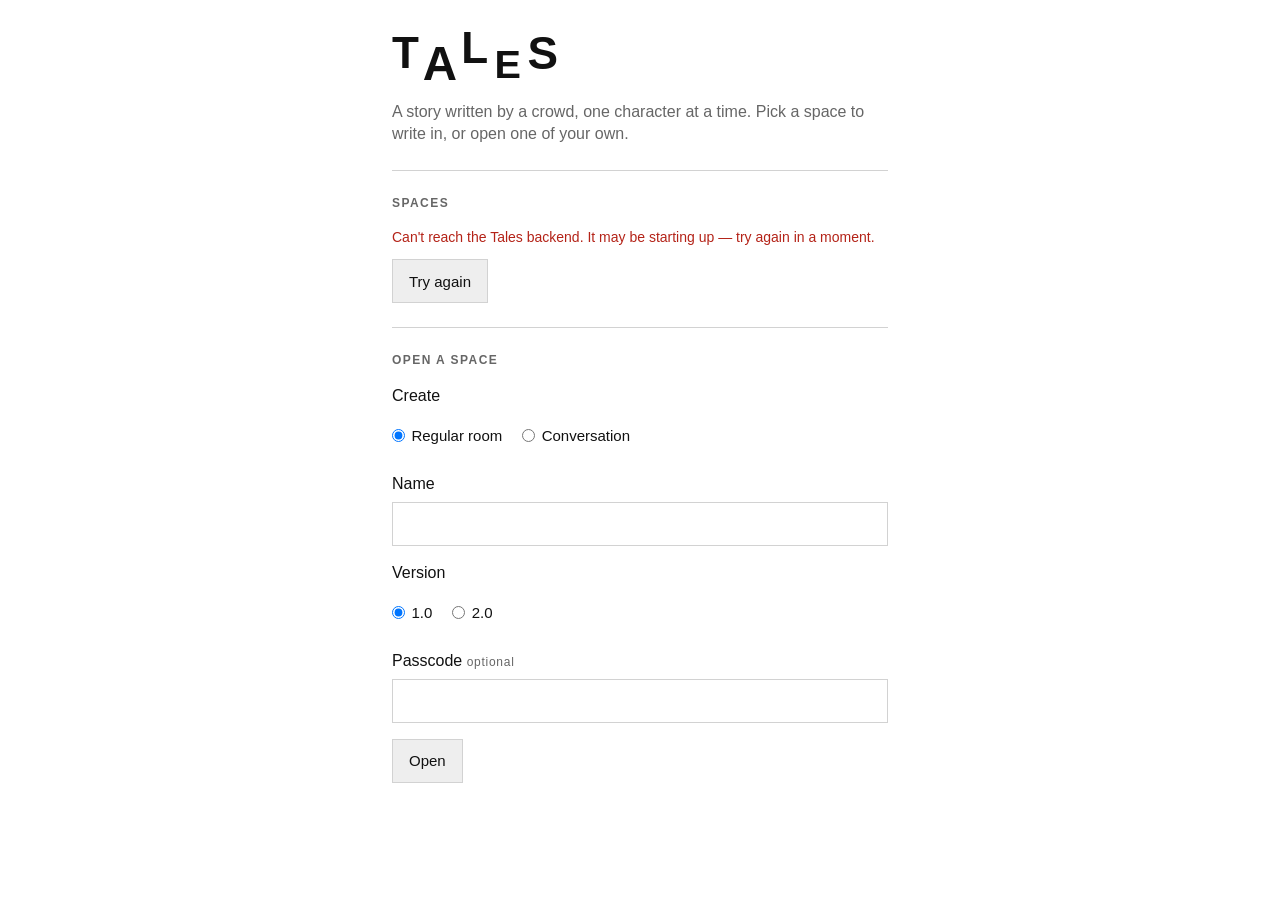
<file: tales/index.html>
<!DOCTYPE html>
<html lang="en">
  <head>
    <meta charset="UTF-8" />
    <meta name="viewport" content="width=device-width, initial-scale=1.0" />
    <!-- warm up DNS+TLS to the backend: the lobby calls /api/spaces the moment
         someone creates or joins one -->
    <link rel="preconnect" href="https://tales-backend-katze52zaq-uc.a.run.app" />
    <meta name="description" content="Tales — a story written by a crowd, one character at a time. Pick a version, or open a space of your own." />
    <title>Tales</title>
    <script type="module" crossorigin src="/tales/assets/lobby-CG-jrz_5.js"></script>
    <link rel="modulepreload" crossorigin href="/tales/assets/modulepreload-polyfill-B5Qt9EMX.js">
    <link rel="modulepreload" crossorigin href="/tales/assets/index-CWGbJcMJ.js">
    <link rel="modulepreload" crossorigin href="/tales/assets/CityEditTiles-CDU7_cS6.js">
    <link rel="modulepreload" crossorigin href="/tales/assets/lobby-Czuodira.js">
    <link rel="stylesheet" crossorigin href="/tales/assets/CityEditTiles-BXmAToEB.css">
    <link rel="stylesheet" crossorigin href="/tales/assets/lobby-CjfHpBG5.css">
  </head>
  <body>
    <!-- The LOBBY. Not a version — the hallway. v1 is at /1/, v2 at /2/.
         It imports nothing from src/v1 or src/v2, so the front door stays
         small; see docs/specs/lobby-and-spaces.md. -->
    <div id="root"></div>
  </body>
</html>
</file>
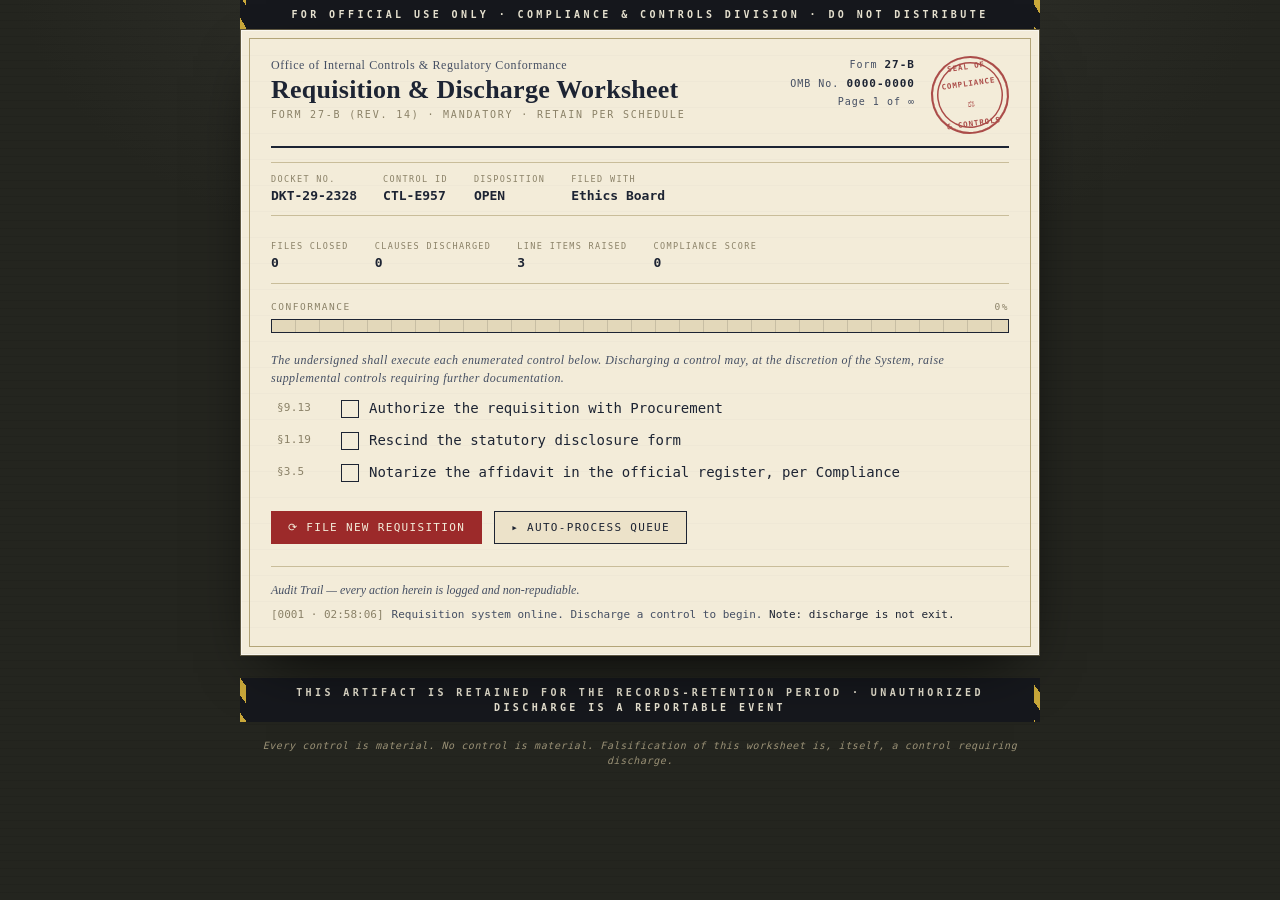
<file: the-backlog/index.html>
<!DOCTYPE html>
<html lang="en">
<head>
<meta charset="UTF-8">
<meta name="viewport" content="width=device-width, initial-scale=1.0">
<title>THE BACKLOG — Form 27-B · Compliance &amp; Controls Requisition System</title>
<meta name="description" content="A procedurally generated compliance requisition system. Discharge a clause, raise three more. By Eric Bolton.">
<meta property="og:title" content="THE BACKLOG — Compliance &amp; Controls Requisition System (Form 27-B)">
<meta property="og:description" content="Discharge a clause, raise three more. This artifact is retained for the records-retention period.">
<meta property="og:type" content="website">
<meta property="og:url" content="https://www.ericdidierbolton.com/the-backlog/">
<meta property="og:image" content="https://www.ericdidierbolton.com/the-backlog/og.png">
<meta property="og:image:width" content="1200">
<meta property="og:image:height" content="630">
<meta property="og:image:alt" content="THE BACKLOG — a Form 27-B compliance worksheet stamped APPROVED.">
<meta name="twitter:card" content="summary_large_image">
<meta name="twitter:image" content="https://www.ericdidierbolton.com/the-backlog/og.png">
<link rel="icon" type="image/png" href="../me.png">
<style>
  :root{
    --ink:#1d2433; --ink-soft:#454f63; --faint:#8b8268;
    --paper:#f3ecd9; --paper2:#ece2c9; --paper3:#e3d8ba;
    --rule:#c9bd9a; --rule-d:#b3a578;
    --stamp:#9c2a2a; --stamp-l:#bb4040;
    --approve:#2f6b4f; --amber:#8a6314;
    --banner:#16181d;
    --serif:Georgia,"Times New Roman",Times,serif;
    --mono:"SF Mono",ui-monospace,"JetBrains Mono","Cascadia Code",Menlo,monospace;
  }
  *{box-sizing:border-box; margin:0; padding:0}
  html,body{height:100%}
  body{
    background:#2b2c28;
    background-image:
      repeating-linear-gradient(0deg, transparent 0 7px, rgba(0,0,0,.07) 7px 8px),
      radial-gradient(900px 500px at 50% -5%, #34352f 0%, #24251f 70%);
    color:var(--ink); font-family:var(--mono);
    display:flex; flex-direction:column; align-items:center;
    padding:0 14px 70px; line-height:1.5; min-height:100%;
    -webkit-font-smoothing:antialiased;
  }

  /* classification banner */
  .classbar{
    width:100%; max-width:800px; background:var(--banner); color:#e9e4d2;
    font-size:10px; letter-spacing:.34em; text-align:center; padding:7px 10px;
    text-transform:uppercase; font-weight:600;
    border-left:6px solid; border-right:6px solid;
    border-image: repeating-linear-gradient(45deg,#caa83a 0 9px,#16181d 9px 18px) 6;
  }
  .classbar.bottom{margin-top:22px}

  .sheet{
    width:100%; max-width:800px; background:var(--paper);
    background-image:
      linear-gradient(0deg, rgba(0,0,0,.015) 1px, transparent 1px);
    background-size:100% 26px;
    border:1px solid #5d5640; box-shadow:0 22px 60px -26px #000, inset 0 0 0 1px #fff8;
    padding:26px 30px 30px; position:relative;
  }
  .sheet::after{ /* official double inner rule */
    content:""; position:absolute; inset:8px; border:1.5px double var(--rule-d);
    pointer-events:none;
  }

  /* form header */
  .formhead{display:flex; justify-content:space-between; align-items:flex-start; gap:18px; border-bottom:2px solid var(--ink); padding-bottom:12px; margin-bottom:4px}
  .formhead .left .agency{font-family:var(--serif); font-size:12px; letter-spacing:.05em; color:var(--ink-soft)}
  .formhead .left h1{font-family:var(--serif); font-size:26px; font-weight:700; letter-spacing:.01em; line-height:1.05; margin-top:2px}
  .formhead .left .tag{font-size:10px; letter-spacing:.18em; color:var(--faint); text-transform:uppercase; margin-top:4px}
  .formno{text-align:right; font-size:10px; letter-spacing:.1em; color:var(--ink-soft); line-height:1.7; white-space:nowrap}
  .formno b{color:var(--ink); font-size:11px}

  /* seal */
  .seal{
    width:78px; height:78px; border-radius:50%; border:2.5px solid var(--stamp);
    color:var(--stamp); display:grid; place-items:center; text-align:center;
    font-size:7.5px; letter-spacing:.12em; line-height:1.25; font-weight:700; text-transform:uppercase;
    transform:rotate(-8deg); opacity:.82; position:relative; flex:0 0 auto;
    box-shadow:inset 0 0 0 4px var(--paper), inset 0 0 0 5.5px var(--stamp);
  }
  .seal span{display:block}
  .seal .yr{font-size:11px; letter-spacing:.02em}

  /* docket meta row */
  .docket{display:flex; flex-wrap:wrap; gap:14px 26px; font-size:11px; color:var(--ink-soft); margin:14px 0 6px; padding:10px 0; border-top:1px solid var(--rule); border-bottom:1px solid var(--rule)}
  .docket .f{display:flex; flex-direction:column}
  .docket .f .k{font-size:8.5px; letter-spacing:.16em; color:var(--faint); text-transform:uppercase}
  .docket .f .v{font-size:13px; color:var(--ink); font-weight:600}

  /* conformance meter */
  .meterwrap{margin:16px 0 6px}
  .meterwrap .lab{display:flex; justify-content:space-between; font-size:9.5px; letter-spacing:.16em; color:var(--faint); text-transform:uppercase; margin-bottom:5px}
  .meter{height:14px; border:1.5px solid var(--ink); background:var(--paper3); position:relative; overflow:hidden}
  .meter::before{content:""; position:absolute; inset:0; background-image:repeating-linear-gradient(90deg,transparent 0 23px, rgba(0,0,0,.12) 23px 24px)}
  .meterfill{height:100%; width:0; background:repeating-linear-gradient(45deg,var(--approve) 0 7px,#3a7d5e 7px 14px); transition:width .5s cubic-bezier(.2,.8,.2,1)}

  /* the requisition list */
  .listcap{font-family:var(--serif); font-size:12px; letter-spacing:.04em; color:var(--ink-soft); margin:18px 0 6px; font-style:italic}
  ul.tree{list-style:none}
  ul.tree ul{list-style:none; margin-left:26px; border-left:1px dashed var(--rule-d); padding-left:6px}

  li.node{position:relative}
  .row{display:flex; align-items:flex-start; gap:10px; padding:5px 6px; cursor:pointer; transition:background .12s; user-select:none; border-bottom:1px dotted transparent}
  .row:hover{background:rgba(157,42,42,.06)}
  .row.locked{cursor:default}
  .row.locked:hover{background:transparent}

  .ref{flex:0 0 auto; font-size:11px; color:var(--faint); min-width:54px; margin-top:2px; letter-spacing:.02em; font-variant-numeric:tabular-nums}

  .box{
    flex:0 0 auto; width:18px; height:18px; margin-top:2px; border:1.6px solid var(--ink);
    background:var(--paper); display:grid; place-items:center; transition:.12s;
  }
  .row:hover .box{border-color:var(--stamp)}
  .box svg{width:15px; height:15px; opacity:0; transform:scale(.4) rotate(-12deg); transition:.16s}
  .node.done > .row .box svg{opacity:1; transform:scale(1) rotate(-7deg)}
  .node.done > .row .box svg path{stroke:var(--stamp)}

  .txt{font-size:14px; color:var(--ink)}
  .node.done > .row .txt{color:var(--faint); text-decoration:line-through; text-decoration-color:var(--rule-d)}
  .stat-tag{font-size:8.5px; letter-spacing:.13em; padding:1px 6px; margin-left:8px; vertical-align:middle; border:1px solid; text-transform:uppercase; white-space:nowrap}
  .stat-tag.supp{color:var(--amber); border-color:var(--amber); background:rgba(138,99,20,.07)}
  .stat-tag.disc{color:var(--approve); border-color:var(--approve); background:rgba(47,107,79,.07)}
  .prog{font-size:10px; color:var(--faint); margin-left:8px; font-variant-numeric:tabular-nums}

  .node.appear{animation:slidein .32s cubic-bezier(.2,.85,.25,1) both}
  @keyframes slidein{from{opacity:0; transform:translateY(-6px)} to{opacity:1; transform:translateY(0)}}

  /* approval stamp overlay */
  .stamp{
    position:absolute; top:34%; left:50%; transform:translate(-50%,-50%) rotate(-14deg) scale(1.6);
    border:4px solid var(--stamp); color:var(--stamp); font-family:var(--serif); font-weight:700;
    font-size:30px; letter-spacing:.06em; padding:6px 20px; text-transform:uppercase; opacity:0;
    pointer-events:none; text-align:center; line-height:1.05; z-index:20; border-radius:4px;
    box-shadow:inset 0 0 0 2px var(--stamp); text-shadow:0 0 1px var(--stamp);
  }
  .stamp small{display:block; font-size:11px; letter-spacing:.16em; font-family:var(--mono); font-weight:600; margin-top:3px}
  .stamp.fire{animation:stampin 1.5s cubic-bezier(.2,1.2,.3,1) forwards}
  @keyframes stampin{
    0%{opacity:0; transform:translate(-50%,-50%) rotate(-14deg) scale(2.4)}
    14%{opacity:.95; transform:translate(-50%,-50%) rotate(-14deg) scale(1)}
    18%{transform:translate(-50%,-50%) rotate(-14deg) scale(1.06)}
    24%{transform:translate(-50%,-50%) rotate(-14deg) scale(1)}
    80%{opacity:.95}
    100%{opacity:0; transform:translate(-50%,-50%) rotate(-14deg) scale(1)}
  }

  .controls{display:flex; gap:12px; margin-top:22px; flex-wrap:wrap}
  button{
    font-family:var(--mono); font-size:11px; letter-spacing:.12em; text-transform:uppercase;
    background:var(--paper2); color:var(--ink); border:1.5px solid var(--ink);
    padding:9px 16px; cursor:pointer; transition:.12s;
  }
  button:hover{background:var(--ink); color:var(--paper)}
  button.primary{background:var(--stamp); color:var(--paper); border-color:var(--stamp)}
  button.primary:hover{background:#7e1f1f}

  /* audit trail */
  .trailcap{font-family:var(--serif); font-style:italic; font-size:12px; color:var(--ink-soft); margin:22px 0 6px; border-top:1px solid var(--rule); padding-top:14px}
  .log{font-size:11px; color:var(--ink-soft); max-height:130px; overflow-y:auto; font-variant-numeric:tabular-nums}
  .log div{padding:2px 0; display:flex; gap:8px}
  .log .ts{color:var(--faint); flex:0 0 auto}
  .log .hi{color:var(--stamp); font-weight:600}
  .log .gold{color:var(--approve); font-weight:600}
  .log em{font-style:normal; color:var(--ink)}

  .toast{
    position:fixed; bottom:24px; left:50%; transform:translateX(-50%) translateY(20px);
    background:var(--ink); color:var(--paper); font-size:12px; letter-spacing:.1em; text-transform:uppercase;
    padding:12px 24px; border:1.5px solid var(--stamp); box-shadow:0 14px 40px -12px #000;
    opacity:0; pointer-events:none; transition:.32s; z-index:50;
  }
  .toast.show{opacity:1; transform:translateX(-50%) translateY(0)}

  .footnote{font-size:10px; color:#9a9176; letter-spacing:.06em; margin-top:16px; font-style:italic; text-align:center; max-width:800px}
</style>
</head>
<body>
<div class="classbar">For Official Use Only · Compliance &amp; Controls Division · Do Not Distribute</div>

<div class="sheet" id="sheet">
  <div class="stamp" id="stamp"></div>

  <div class="formhead">
    <div class="left">
      <div class="agency">Office of Internal Controls &amp; Regulatory Conformance</div>
      <h1>Requisition &amp; Discharge Worksheet</h1>
      <div class="tag">Form 27-B (Rev. 14) · Mandatory · Retain Per Schedule</div>
    </div>
    <div style="display:flex; gap:16px; align-items:flex-start">
      <div class="formno">
        <div>Form&nbsp;<b>27-B</b></div>
        <div>OMB&nbsp;No.&nbsp;<b>0000-0000</b></div>
        <div>Page 1 of ∞</div>
      </div>
      <div class="seal">
        <span>Seal of</span><span>Compliance</span><span class="yr">⚖</span><span>&amp; Controls</span>
      </div>
    </div>
  </div>

  <div class="docket">
    <div class="f"><span class="k">Docket No.</span><span class="v" id="d-docket">—</span></div>
    <div class="f"><span class="k">Control ID</span><span class="v" id="d-control">—</span></div>
    <div class="f"><span class="k">Disposition</span><span class="v" id="d-disp">OPEN</span></div>
    <div class="f"><span class="k">Filed With</span><span class="v" id="d-dept">—</span></div>
  </div>

  <div class="docket" style="border-top:none">
    <div class="f"><span class="k">Files Closed</span><span class="v" id="s-proj">0</span></div>
    <div class="f"><span class="k">Clauses Discharged</span><span class="v" id="s-task">0</span></div>
    <div class="f"><span class="k">Line Items Raised</span><span class="v" id="s-spawn">0</span></div>
    <div class="f"><span class="k">Compliance Score</span><span class="v" id="s-score">0</span></div>
  </div>

  <div class="meterwrap">
    <div class="lab"><span>Conformance</span><span id="meter-pct">0%</span></div>
    <div class="meter"><div class="meterfill" id="meter"></div></div>
  </div>

  <div class="listcap">The undersigned shall execute each enumerated control below. Discharging a control may, at the discretion of the System, raise supplemental controls requiring further documentation.</div>
  <ul class="tree" id="tree"></ul>

  <div class="controls">
    <button class="primary" id="btn-new">⟳ File New Requisition</button>
    <button id="btn-auto">▸ Auto-Process Queue</button>
  </div>

  <div class="trailcap">Audit Trail — every action herein is logged and non-repudiable.</div>
  <div class="log" id="log"></div>
</div>

<div class="classbar bottom">This Artifact Is Retained For The Records-Retention Period · Unauthorized Discharge Is A Reportable Event</div>
<div class="footnote">Every control is material. No control is material. Falsification of this worksheet is, itself, a control requiring discharge.</div>

<div class="toast" id="toast"></div>

<script>
/* ============================================================
   1. VOCABULARY — frequency-weighted, compliance/bureaucratic
   ============================================================ */
const VOCAB = {
  verb: [
    ["File",9],["Submit",9],["Certify",8],["Attest to",6],["Notarize",6],
    ["Countersign",5],["Escalate",7],["Reconcile",8],["Disclose",6],["Remediate",7],
    ["Ratify",5],["Audit",8],["Validate",8],["Archive",6],["Redact",5],
    ["Expedite",5],["Endorse",5],["Substantiate",4],["Authorize",6],["Quarantine",4],
    ["Sequester",3],["Promulgate",3],["Adjudicate",4],["Rescind",4],["Furnish",5],
    ["Annotate",5],["Indemnify against",3],["Cross-reference",5],["Triplicate",3],["Initial",6]
  ],
  adj: [
    ["mandatory",9],["regulatory",8],["statutory",6],["non-conforming",7],["unsigned",7],
    ["expired",6],["superseding",4],["retroactive",4],["provisional",5],["material",7],
    ["ancillary",4],["fiduciary",3],["jurisdictional",3],["quarterly",6],["binding",6],
    ["discretionary",4],["archival",5],["notarized",5],["contingent",4],["antecedent",3],
    ["classified",3],["outstanding",6],["unreconciled",5],["pre-cleared",4],["ratified",4]
  ],
  noun: [
    ["attestation",9],["waiver",7],["disclosure form",8],["audit finding",8],["control matrix",6],
    ["exception request",7],["variance",6],["affidavit",5],["memorandum",7],["requisition",6],
    ["addendum",6],["compliance gap",6],["remediation plan",6],["sign-off",8],["chain of custody",4],
    ["retention schedule",4],["incident report",6],["risk register",5],["control narrative",5],
    ["evidence packet",5],["policy exception",6],["attestation log",5],["Form 27-B",4],["Schedule C",4],
    ["conflict-of-interest declaration",3],["data-processing addendum",3],["letter of comfort",2],["mandate",5]
  ],
  place: [
    ["per Section 4.2",7],["in triplicate",6],["before the audit window closes",6],["pursuant to policy",7],
    ["for the records-retention period",5],["under penalty of review",5],["by the compliance deadline",8],
    ["ahead of the regulator",5],["without material exception",5],["for the Steering Committee",5],
    ["to the satisfaction of Legal",5],["in the official register",4],["prior to certification",5],
    ["subject to further review",6],["as mandated",6],["with appropriate redactions",4],["of record",4]
  ],
  dept: [
    ["Compliance",9],["Legal",8],["Internal Audit",7],["Risk",6],["the Records Office",5],
    ["the Steering Committee",5],["Procurement",4],["the Regulator",5],["the Ethics Board",4],
    ["the Controller",4],["the General Counsel",4],["the Audit Committee",4]
  ],
  template: [
    ["{verb} the {adj} {noun}",9],
    ["{verb} the {adj} {noun} {place}",10],
    ["{verb} every {noun} {place}",7],
    ["{verb} the {noun} with {dept}",8],
    ["{verb} the {adj} {noun} and forward it to {dept}",7],
    ["{verb} the {noun} {place}, per {dept}",6],
    ["Obtain {dept} sign-off on the {adj} {noun}",7],
    ["{verb} the {noun} before {dept} escalates",5],
    ["{verb} the {adj} {noun} in triplicate {place}",4],
    ["Do not {verbl} the {noun} until {dept} has reviewed it",3],
    ["{verb} the {adj} {noun}, cc {dept}, {place}",5]
  ]
};

const PROJECT_NAMES = [
  ["Compliance Remediation Program {n2}",6],["Form {FF}-{n2} Reconciliation",6],
  ["The {Noun} Attestation Initiative",6],["Regulatory Mandate RM-{n3}",6],
  ["{adj} {Noun} Audit Cycle",5],["Internal Control Review — {Noun}",6],
  ["Q{q} {Noun} Certification",6],["Remediation of Finding No. {n3}",6],
  ["Operation {Noun} Conformance",4],["{Noun} Control Self-Assessment",5]
];

function wpick(bank){
  let total=0; for(const [,w] of bank) total+=w;
  let r=Math.random()*total;
  for(const [v,w] of bank){ r-=w; if(r<=0) return v; }
  return bank[0][0];
}
function cap(s){ return s.charAt(0).toUpperCase()+s.slice(1); }
function verbLower(){ return wpick(VOCAB.verb).toLowerCase().replace(/ .*/,''); }
function rint(a,b){ return a+Math.floor(Math.random()*(b-a+1)); }

function fill(str){
  return str
    .replace(/\{verb\}/g, ()=>wpick(VOCAB.verb))
    .replace(/\{verbl\}/g, ()=>verbLower())
    .replace(/\{adj\}/g, ()=>wpick(VOCAB.adj))
    .replace(/\{Noun\}/g, ()=>cap(wpick(VOCAB.noun)))
    .replace(/\{noun\}/g, ()=>wpick(VOCAB.noun))
    .replace(/\{place\}/g, ()=>wpick(VOCAB.place))
    .replace(/\{dept\}/g, ()=>wpick(VOCAB.dept))
    .replace(/\{FF\}/g, ()=>rint(10,99))
    .replace(/\{n2\}/g, ()=>rint(2,48))
    .replace(/\{n3\}/g, ()=>rint(100,999))
    .replace(/\{q\}/g, ()=>rint(1,4));
}
function genSentence(){ return cap(fill(wpick(VOCAB.template))); }
function genProjectName(){ return fill(wpick(PROJECT_NAMES)); }
function genRef(){ return '§'+rint(1,12)+'.'+rint(1,40); }
function genDocket(){ return 'DKT-'+rint(20,29)+'-'+String(rint(1,9999)).padStart(4,'0'); }
function genControl(){ return 'CTL-'+String.fromCharCode(65+rint(0,5))+rint(100,999); }

/* ============================================================
   2. PROJECT TREE — control spawning logic (unchanged mechanics)
     Discharging a control either:
       • raises SUPPLEMENTAL controls (tabbed sub-clauses), or
       • is DISCHARGED as a leaf.
   ============================================================ */
let state = { proj:0, task:0, spawn:0, score:0 };
let nextId = 1;
let root = null;
let autoTimer = null;
const MAX_DEPTH = 4;

function branchChance(depth){
  if(depth >= MAX_DEPTH) return 0;
  return 0.82 - depth*0.22;
}
function makeNode(depth){
  return { id: nextId++, ref: genRef(), text: genSentence(), depth, done:false, resolved:false, children:null };
}
function newProject(){
  nextId = 1;
  root = { id:0, depth:-1, done:false, resolved:true, isRoot:true,
           children: Array.from({length: rint(2,4)}, ()=>makeNode(0)) };
  state.spawn += countNodes(root);
  document.getElementById('d-docket').textContent = genDocket();
  document.getElementById('d-control').textContent = genControl();
  document.getElementById('d-dept').textContent = wpick(VOCAB.dept).replace(/^the /,'');
  document.getElementById('d-disp').textContent = 'OPEN';
  document.querySelector('.listcap').dataset.name = genProjectName();
  render(); syncStats();
}
function countNodes(n){ let c=n.isRoot?0:1; if(n.children) for(const ch of n.children) c+=countNodes(ch); return c; }
function isComplete(n){ if(n.children) return n.children.every(isComplete); return n.done; }
function leafCounts(n){
  if(n.children||n.isRoot){ let d=0,t=0; for(const c of n.children){const r=leafCounts(c); d+=r.done; t+=r.total;} return {done:d,total:t}; }
  return {done: n.done?1:0, total:1};
}
function resolveNode(n){
  n.resolved = true;
  if(Math.random() < branchChance(n.depth)){
    const k = rint(2, n.depth<2?4:3);
    n.children = Array.from({length:k}, ()=>makeNode(n.depth+1));
    state.spawn += k; return 'branch';
  } else {
    n.done = true; n.children = null; state.task++; state.score += 10 + n.depth*5; return 'leaf';
  }
}

/* ============================================================
   3. RENDER
   ============================================================ */
const treeEl = document.getElementById('tree');
function nodeTag(n){
  if(!n.resolved) return '';
  if(n.children){ const {done,total}=leafCounts(n); return `<span class="stat-tag supp">supplemental docs req'd</span><span class="prog">${done}/${total}</span>`; }
  return `<span class="stat-tag disc">discharged</span>`;
}
function render(){ treeEl.innerHTML=''; for(const c of root.children) treeEl.appendChild(renderNode(c)); updateMeter(); }
function renderNode(n){
  const li=document.createElement('li');
  li.className='node'+(isComplete(n)?' done':'');
  li.dataset.id=n.id;
  const row=document.createElement('div');
  const locked = n.children && !isComplete(n);
  row.className='row'+(locked?' locked':'');
  row.innerHTML =
    `<span class="ref">${n.ref}</span>`+
    `<span class="box"><svg viewBox="0 0 24 24" fill="none"><path d="M4 13l5 5L20 5" stroke="#9c2a2a" stroke-width="3" stroke-linecap="round" stroke-linejoin="round"/></svg></span>`+
    `<span class="txt">${n.text}${nodeTag(n)}</span>`;
  row.addEventListener('click', ()=>onClick(n));
  li.appendChild(row);
  if(n.children){ const ul=document.createElement('ul'); for(const c of n.children) ul.appendChild(renderNode(c)); li.appendChild(ul); }
  return li;
}
function rerenderNode(n, animateChildren=false){
  const li = treeEl.querySelector(`li.node[data-id="${n.id}"]`);
  if(!li){ render(); return; }
  const fresh = renderNode(n);
  if(animateChildren){ const ul=fresh.querySelector('ul'); if(ul) for(const ch of ul.children) ch.classList.add('appear'); }
  li.replaceWith(fresh);
}

/* ============================================================
   4. INTERACTION
   ============================================================ */
function onClick(n){
  if(n.children) return;
  if(n.done) return;
  const fate = resolveNode(n);
  if(fate==='branch'){
    log(`<span class="hi">▸ SUPPLEMENTAL</span> ${n.children.length} control(s) raised under ${n.ref} "<em>${trim(n.text)}</em>"`);
    rerenderNode(n, true);
  } else {
    log(`<span class="hi">✓ DISCHARGED</span> ${n.ref} "<em>${trim(n.text)}</em>"`);
    rerenderNode(n);
  }
  refreshAncestors(n); updateMeter(); syncStats(); checkProjectComplete();
}
function findParent(target, node=root){
  if(!node.children) return null;
  if(node.children.includes(target)) return node;
  for(const c of node.children){ const p=findParent(target,c); if(p) return p; } return null;
}
function refreshAncestors(n){ let p=findParent(n); while(p && !p.isRoot){ rerenderNode(p); p=findParent(p); } }
function trim(s){ return s.length>52 ? s.slice(0,50)+'…' : s; }

function updateMeter(){
  const {done,total}=leafCounts(root);
  const pct = total? Math.round(100*done/total):0;
  document.getElementById('meter').style.width=pct+'%';
  document.getElementById('meter-pct').textContent=pct+'%';
}
function checkProjectComplete(){
  if(root.children.length && root.children.every(isComplete)){
    state.proj++; state.score += 100 + countNodes(root)*3;
    document.getElementById('d-disp').textContent='CERTIFIED';
    syncStats();
    fireStamp();
    log(`<span class="gold">★ FILE CLOSED</span> — all controls discharged. Disposition: CERTIFIED COMPLIANT.`);
    setTimeout(newProject, autoTimer?700:1500);
  }
}
function fireStamp(){
  const s=document.getElementById('stamp');
  s.innerHTML='Certified Compliant<small>Office of Internal Controls · No Further Action</small>';
  s.classList.remove('fire'); void s.offsetWidth; s.classList.add('fire');
  toast('★ File Closed — Certified Compliant ★');
}
function syncStats(){
  document.getElementById('s-proj').textContent=state.proj;
  document.getElementById('s-task').textContent=state.task;
  document.getElementById('s-spawn').textContent=state.spawn;
  document.getElementById('s-score').textContent=state.score.toLocaleString();
}

/* ============================================================
   5. AUDIT TRAIL + TOAST + AUTO-PROCESS
   ============================================================ */
const logEl=document.getElementById('log');
let seq=1;
function stamp(){ const d=new Date(); const p=x=>String(x).padStart(2,'0'); return `${p(d.getHours())}:${p(d.getMinutes())}:${p(d.getSeconds())}`; }
function log(html){
  const d=document.createElement('div');
  d.innerHTML=`<span class="ts">[${String(seq++).padStart(4,'0')} · ${stamp()}]</span><span>${html}</span>`;
  logEl.prepend(d);
  while(logEl.children.length>50) logEl.lastChild.remove();
}
let toastT=null;
function toast(msg){ const t=document.getElementById('toast'); t.textContent=msg; t.classList.add('show'); clearTimeout(toastT); toastT=setTimeout(()=>t.classList.remove('show'),1900); }

function firstOpenLeaf(n=root){
  if(!n.isRoot && !n.children && !n.done) return n;
  if(n.children) for(const c of n.children){ const f=firstOpenLeaf(c); if(f) return f; }
  return null;
}
document.getElementById('btn-auto').addEventListener('click', e=>{
  if(autoTimer){ clearInterval(autoTimer); autoTimer=null; e.target.textContent='▸ Auto-Process Queue'; }
  else { e.target.textContent='■ Halt Processing'; autoTimer=setInterval(()=>{ const l=firstOpenLeaf(); if(l) onClick(l); }, 240); }
});
document.getElementById('btn-new').addEventListener('click', ()=>{
  log('<span class="hi">⟳ FILED</span> — prior requisition abandoned and remanded to the Records Office.');
  newProject();
});

newProject();
log('Requisition system online. Discharge a control to begin. <em>Note: discharge is not exit.</em>');
</script>
</body>
</html>
</file>
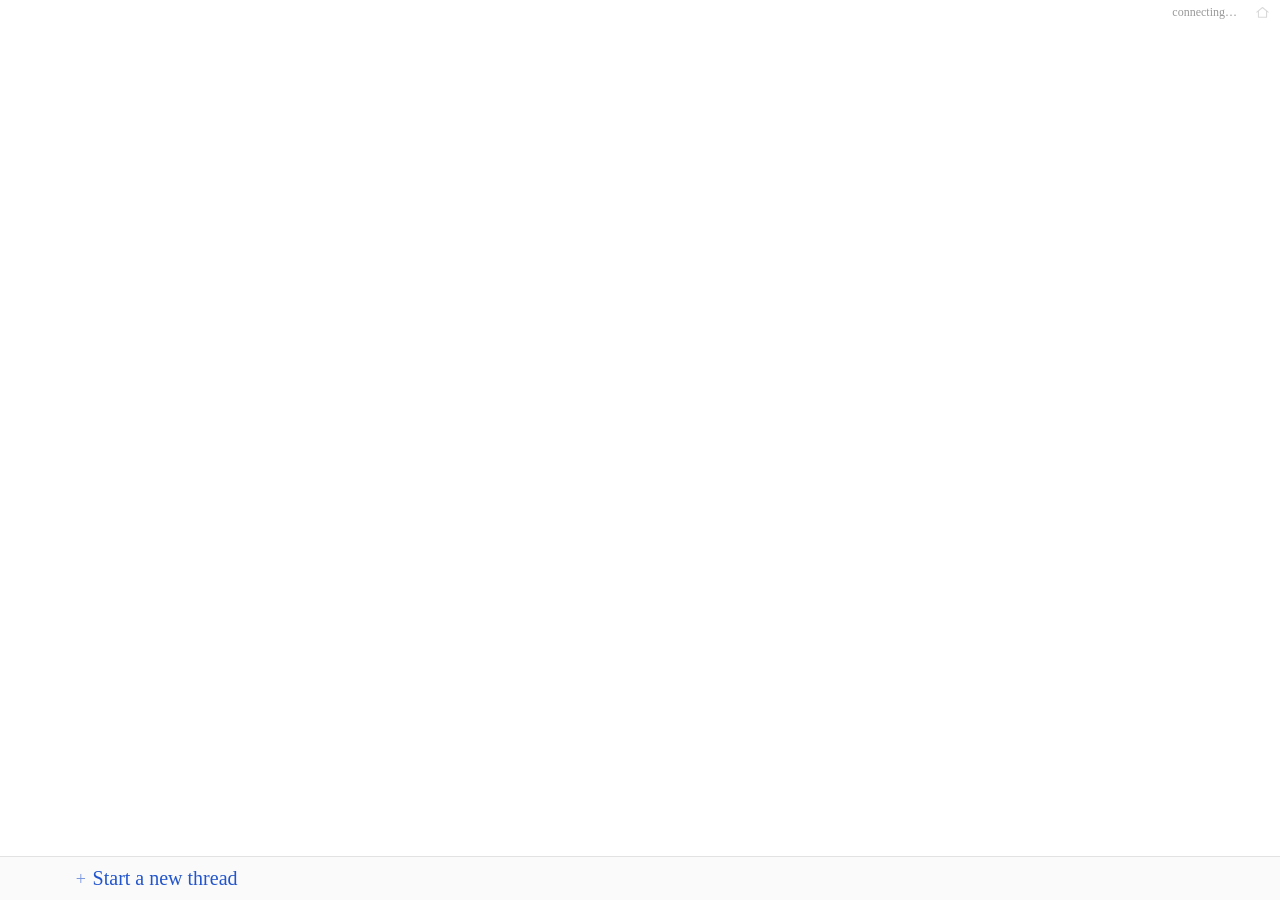
<file: tales/1/index.html>
<!DOCTYPE html>
<html lang="en">
  <head>
    <meta charset="UTF-8" />
    <!-- interactive-widget: Android Chrome shrinks the layout viewport when the
         keyboard opens, so fixed-bottom UI stays visible; iOS is handled by the
         visualViewport listener (useKeyboardInset). -->
    <meta name="viewport" content="width=device-width, initial-scale=1.0, interactive-widget=resizes-content" />
    <!-- warm up DNS+TLS to the backend while the JS bundle loads -->
    <link rel="preconnect" href="https://tales-backend-katze52zaq-uc.a.run.app" />
    <title>Tales</title>
    <script type="module" crossorigin src="/tales/assets/v1-2BFtEB1y.js"></script>
    <link rel="modulepreload" crossorigin href="/tales/assets/modulepreload-polyfill-B5Qt9EMX.js">
    <link rel="modulepreload" crossorigin href="/tales/assets/index-CWGbJcMJ.js">
    <link rel="modulepreload" crossorigin href="/tales/assets/base-nyL50t9f.js">
    <link rel="modulepreload" crossorigin href="/tales/assets/HomeLink-CFEd5Wy6.js">
    <link rel="stylesheet" crossorigin href="/tales/assets/base-B86o0Z7Z.css">
    <link rel="stylesheet" crossorigin href="/tales/assets/HomeLink-D0dYuGce.css">
    <link rel="stylesheet" crossorigin href="/tales/assets/v1-DS1IIp99.css">
  </head>
  <body>
    <!-- v1 — "human beam search", at /tales/1/. One entry point of the shared
         Vite build (the lobby is at /, v2 at /2/), so everything v1 has in
         common with them is emitted into the one /assets/ dir. -->
    <div id="root"></div>
  </body>
</html>
</file>
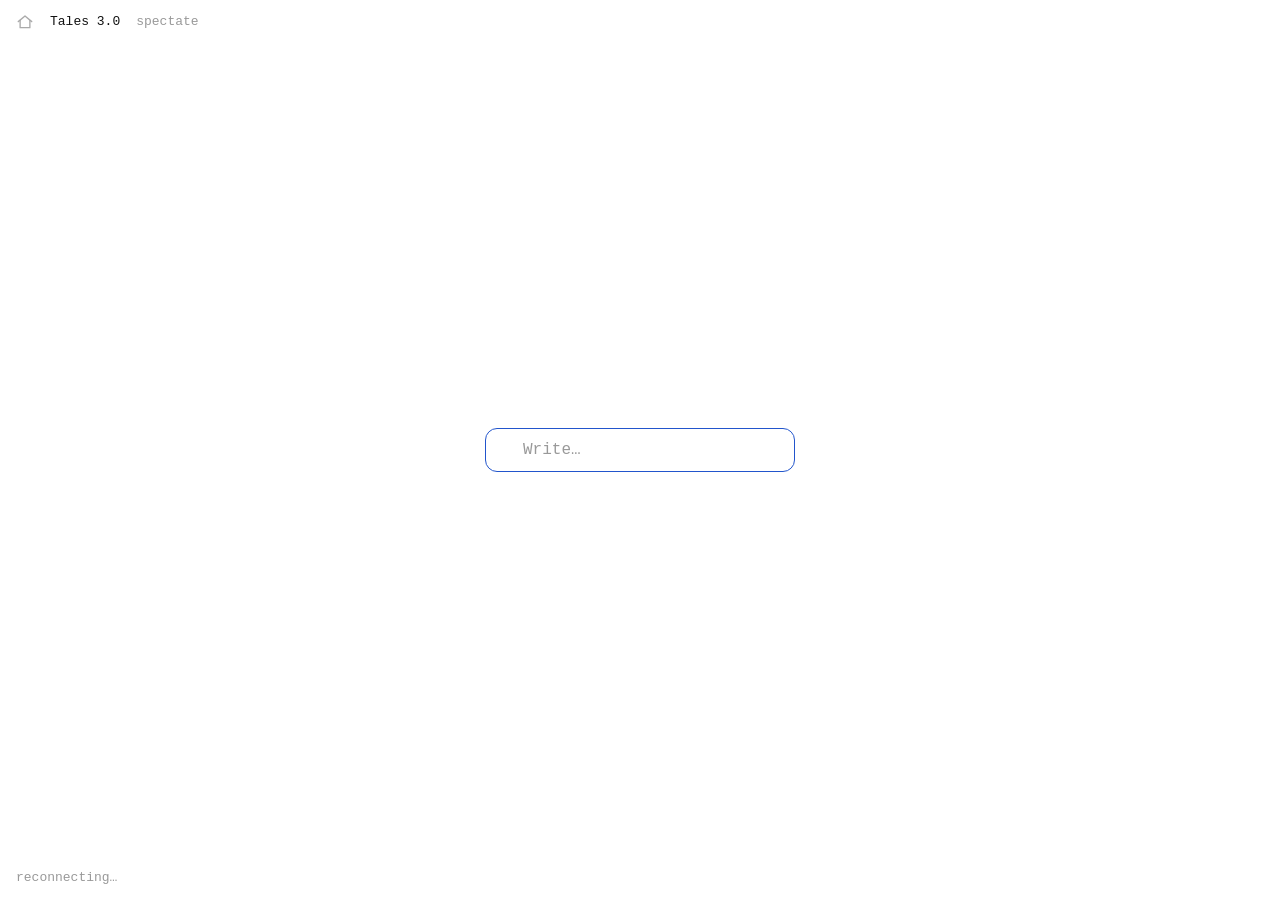
<file: tales/3/index.html>
<!DOCTYPE html>
<html lang="en">
  <head>
    <meta charset="UTF-8" />
    <meta name="viewport" content="width=device-width, initial-scale=1.0, interactive-widget=resizes-content" />
    <link rel="preconnect" href="https://tales-backend-katze52zaq-uc.a.run.app" />
    <title>Tales 3.0</title>
    <script type="module" crossorigin src="/tales/3/assets/v3-CkV7sqPo.js"></script>
    <link rel="stylesheet" crossorigin href="/tales/3/assets/v3-gton41q2.css">
  </head>
  <body>
    <!-- Tales 3.0: the triplet trie. Fourth entry point of the one Vite build;
         see docs/VERSIONS.md and docs/specs/v3-tales-3.md. -->
    <div id="root"></div>
  </body>
</html>
</file>
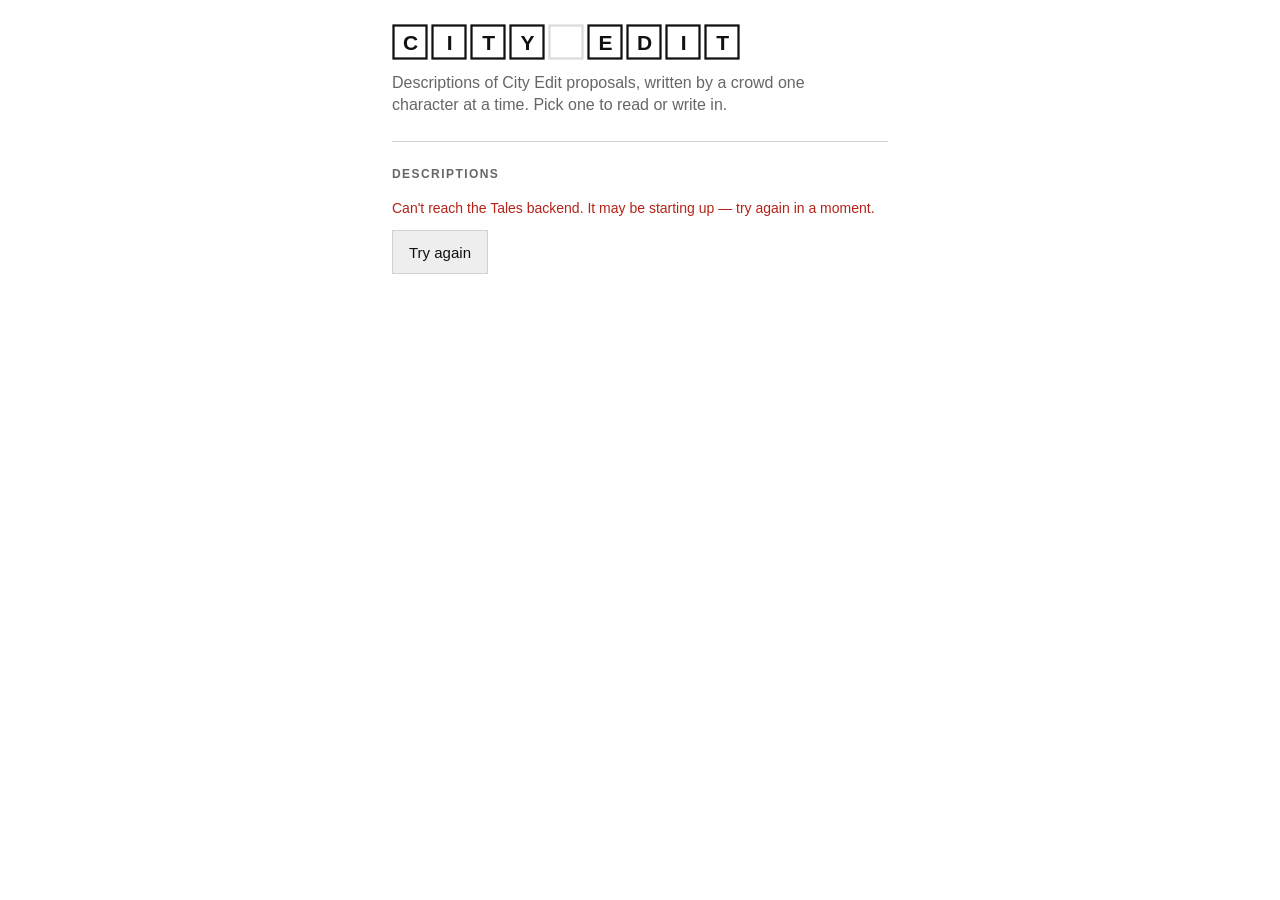
<file: tales/city-edit/index.html>
<!DOCTYPE html>
<html lang="en">
  <head>
    <meta charset="UTF-8" />
    <meta name="viewport" content="width=device-width, initial-scale=1.0, interactive-widget=resizes-content" />
    <link rel="preconnect" href="https://tales-backend-katze52zaq-uc.a.run.app" />
    <title>City Edit</title>
    <script type="module" crossorigin src="/tales/assets/cityEdit-DQssllaC.js"></script>
    <link rel="modulepreload" crossorigin href="/tales/assets/modulepreload-polyfill-B5Qt9EMX.js">
    <link rel="modulepreload" crossorigin href="/tales/assets/preload-helper-BOqyvMb9.js">
  </head>
  <body>
    <div id="root"></div>
  </body>
</html>
</file>
<file: alina/style.css>
@font-face {
  font-family: "Bodoni Moda";
  src: url("assets/bodoni-moda.ttf") format("truetype");
  font-style: normal;
  font-weight: 400 900;
  font-display: swap;
}
@font-face {
  font-family: "Public Sans";
  src: url("../assets/PublicSans-VariableFont_wght.ttf") format("truetype");
  font-style: normal;
  font-weight: 100 900;
  font-display: swap;
}
:root {
  color-scheme: light;
  --ink: #20344d;
  --butter: #fff3bc;
  --sky: #bde8fa;
  --pink: #f6a9b8;
  --mint: #a8d9bf;
}
* { box-sizing: border-box; }
html { background: var(--sky); }
body { margin: 0; color: var(--ink); font-family: "Public Sans", sans-serif; }
.world {
  position: relative;
  isolation: isolate;
  display: flex;
  flex-direction: column;
  align-items: center;
  min-height: 100svh;
  overflow: hidden;
  background: var(--butter);
}
.pattern, .glow { position: absolute; inset: 0; pointer-events: none; z-index: -1; }
.pattern {
  background: url("assets/pacifier-pattern.png") center top / 680px repeat;
  opacity: .86;
}
.glow {
  background: radial-gradient(ellipse 34% 65% at 50% 43%, #fff3bc 0%, #fff3bce0 40%, #fff3bc00 100%);
}
.greeting { text-align: center; padding: 2.6rem 1rem 0; z-index: 1; }
.hello { margin: 0 0 .1rem; font-size: 1rem; letter-spacing: .03em; }
h1 {
  margin: 0;
  font-family: "Bodoni Moda", "Bodoni 72", Didot, serif;
  font-weight: 500;
  font-optical-sizing: auto;
  font-size: clamp(7rem, 19vw, 17rem);
  line-height: .95;
  letter-spacing: -.07em;
  text-transform: uppercase;
  transform: scaleX(.7);
}
.period { color: var(--ink); }
.portrait {
  position: relative;
  margin: -1.25rem 0 -1rem;
  width: min(39rem, 92vw);
  z-index: 2;
}
.portrait img {
  display: block;
  width: 100%;
  height: auto;
  mask-image: radial-gradient(ellipse closest-side, #000 76%, #0000 100%);
  animation: arrive 1000ms ease-out both;
}
.signoff { text-align: center; padding: 0 1.5rem 2rem; margin-top: auto; z-index: 3; }
.signoff p {
  font-family: "Bodoni Moda", "Bodoni 72", Didot, serif;
  font-size: clamp(1.25rem, 2.3vw, 1.6rem);
  margin: 0 0 1.15rem;
  line-height: 1.4;
}
.signoff a { color: inherit; font-size: .875rem; text-underline-offset: .3em; text-decoration-thickness: 1px; }
.signoff a:hover { text-decoration-thickness: 2px; }
.signoff a:focus-visible { outline: 2px solid var(--ink); outline-offset: 6px; border-radius: 2px; }
@keyframes arrive { from { opacity: 0; transform: translateY(12px); } to { opacity: 1; transform: translateY(0); } }
@media (min-width: 800px) {
  .greeting { padding-top: 2rem; }
  h1 { font-size: clamp(10rem, 17vw, 15rem); }
  .portrait { width: min(42rem, 70vh); margin-top: -1.4rem; }
  .signoff { padding-bottom: 1.6rem; }
}
@media (max-width: 480px) {
  .greeting { padding-top: 2.25rem; }
  h1 { font-size: 31vw; }
  .pattern { background-size: 450px; }
  .glow { background: radial-gradient(ellipse 65% 58% at 50% 43%, #fff3bc 0%, #fff3bcd4 36%, #fff3bc00 100%); }
  .portrait { width: 100%; margin-top: -.25rem; }
  .signoff { padding-top: .4rem; }
}
@media (prefers-reduced-motion: reduce) {
  .portrait img { animation: none; }
}
</file>
<file: tales/assets/CityEditTiles-BXmAToEB.css>
.wordmark{display:inline-flex;align-items:baseline;gap:.1em;color:inherit;text-decoration:none;font-family:Helvetica Neue,Helvetica,Inter,system-ui,sans-serif;font-weight:700;letter-spacing:.02em;line-height:1;padding:.24em 0}.wordmark-ch{display:inline-block;transform:translateY(var(--dy)) scale(var(--scale));transform-origin:50% 80%;transition:transform .16s ease}.wordmark:hover .wordmark-ch,.wordmark:focus-visible .wordmark-ch{transform:none}.wordmark:focus-visible{outline:2px solid currentColor;outline-offset:3px}@media (prefers-reduced-motion: reduce){.wordmark-ch{transition:none}}
</file>
<file: tales/assets/lobby-CjfHpBG5.css>
:root{--dialog-paper: #fff;--dialog-ink: #111;--dialog-secondary: #666;--dialog-border: #d2d2d2;--dialog-control: #eee;--dialog-error: #b42318;--dialog-font: Arial, Helvetica, sans-serif;--dialog-meta: 14px;--dialog-pad: clamp(20px, 4vw, 24px)}.modal-backdrop{position:fixed;top:0;right:0;bottom:0;left:0;background:#ffffffbf;display:flex;align-items:center;justify-content:center;z-index:20}.modal-backdrop .modal.dialog-shell[role=dialog][aria-modal]{box-sizing:border-box;position:relative;min-width:0;width:min(var(--dialog-width, 680px),calc(100vw - 24px));max-height:84vh;max-height:min(84dvh,calc(100dvh - 24px));padding:56px var(--dialog-pad) var(--dialog-pad);border:1px solid var(--dialog-border);border-radius:0;box-shadow:none;background:var(--dialog-paper);color:var(--dialog-ink);font:400 16px/1.4 var(--dialog-font);overflow-y:auto;overscroll-behavior:contain;-webkit-overflow-scrolling:touch}.modal-backdrop .modal.dialog-shell[role=dialog][aria-modal][data-toolbar=false]{padding:var(--dialog-pad)}.modal.dialog-shell h2{margin:0 0 12px;font:400 20px/1.25 var(--dialog-font)}.dialog-shell :is(button,input,textarea,select,.dialog-button){font:inherit;color:inherit}.modal.dialog-shell :is(button,.dialog-button){box-sizing:border-box;min-width:44px;min-height:44px;padding:8px 16px;border:1px solid var(--dialog-border);border-radius:0;box-shadow:none;background:var(--dialog-control);color:var(--dialog-ink);cursor:pointer}.modal.dialog-shell :is(button,.dialog-button):hover{background:#e2e2e2}.modal.dialog-shell button:disabled{opacity:.5;cursor:default}.modal.dialog-shell :is(input,textarea,select){display:block;box-sizing:border-box;width:100%;min-width:0;min-height:44px;padding:8px 10px;border:1px solid var(--dialog-border);border-radius:0;background:var(--dialog-paper);color:var(--dialog-ink)}.modal.dialog-shell textarea{resize:vertical}.modal.dialog-shell label{display:block;margin:0 0 6px}.modal.dialog-shell :is(button,input,textarea,select,a):focus-visible{outline:2px solid var(--dialog-ink);outline-offset:2px}.modal.dialog-shell [aria-invalid=true]{border-color:var(--dialog-error)}.modal.dialog-shell [role=alert]{margin:8px 0;font-size:14px;color:var(--dialog-error);overflow-wrap:anywhere}.modal.dialog-shell .dialog-button{display:inline-flex;align-items:center;text-decoration:none}.modal-backdrop .modal.dialog-shell.option-preview-dialog .v2-tale-meta>.dialog-button{padding:8px 16px;background:var(--dialog-control);color:var(--dialog-ink)}.modal-backdrop .modal.dialog-shell[role=dialog][aria-modal] :is(.modal-close,.modal-actions>button){display:grid;place-items:center;width:44px;height:44px;min-height:44px;padding:0;border:0;background:transparent;color:var(--dialog-secondary);opacity:1}.modal-backdrop .modal.dialog-shell[role=dialog][aria-modal] .modal-close{position:absolute;top:4px;right:4px;font:400 24px/1 var(--dialog-font)}.modal-backdrop .modal.dialog-shell[role=dialog][aria-modal] .modal-actions{position:absolute;top:4px;right:48px;display:flex;align-items:center;height:44px;gap:0}.modal-backdrop .modal.dialog-shell .modal-actions svg{display:block;width:20px;height:20px}.dialog-sr-only{position:absolute;width:1px;height:1px;overflow:hidden;clip-path:inset(50%);white-space:nowrap}:root{--paper: var(--dialog-paper);--ink: var(--dialog-ink);--muted: var(--dialog-secondary);--hairline: var(--dialog-border);--hairline-strong: var(--dialog-border);--accent: var(--dialog-ink);--accent-soft: var(--dialog-control);--danger: var(--dialog-error);--measure: 34rem}*{box-sizing:border-box;margin:0;padding:0}html{-webkit-text-size-adjust:100%}body{font-family:var(--dialog-font);font-size:16px;line-height:1.4;color:var(--ink);background:var(--paper);-webkit-font-smoothing:antialiased}.lobby{max-width:var(--measure);margin:0 auto;padding:24px var(--dialog-pad) 32px}.visually-hidden{position:absolute;width:1px;height:1px;overflow:hidden;clip:rect(0 0 0 0);white-space:nowrap}.masthead h1{font-size:2.5rem;font-weight:600;letter-spacing:-.02em;line-height:1.1}.tagline{margin-top:.75rem;color:var(--muted);max-width:30rem}.section{margin-top:24px;padding-top:24px;border-top:1px solid var(--hairline)}.section-title{font-size:.75rem;font-weight:600;text-transform:uppercase;letter-spacing:.12em;color:var(--muted);margin-bottom:1rem}.section-note{color:var(--muted);font-size:.9375rem;margin-bottom:1.25rem}.rows{list-style:none;border-top:1px solid var(--hairline);margin-inline:-.75rem}.rows>li{border-bottom:1px solid var(--hairline)}.row{display:flex;align-items:center;gap:1rem;width:100%;padding:.875rem .75rem;font:inherit;text-align:left;color:inherit;background:none;border:0;cursor:pointer}.row:hover,.row:focus-visible{background:#fff;box-shadow:inset 3px 0 0 var(--accent)}.row-name{flex:1 1 auto;min-width:0;overflow:hidden;text-overflow:ellipsis;white-space:nowrap}.row-title{display:block;overflow:hidden;text-overflow:ellipsis}.row-conversation-detail{display:block;white-space:normal;font-size:.8125rem;line-height:1.4;color:var(--muted)}.row-meta{flex:0 0 auto;display:flex;align-items:center;gap:.6rem;color:var(--muted)}.row-version{font-variant-numeric:tabular-nums;font-size:.8125rem;letter-spacing:.02em}.row-tuning{font-variant-numeric:tabular-nums;font-size:.8125rem;letter-spacing:.02em;white-space:nowrap;overflow:hidden;text-overflow:ellipsis;min-width:0}.row-lock{display:inline-flex}.row-lock svg{width:.85rem;height:.85rem;fill:none;stroke:currentColor;stroke-width:1.75;stroke-linecap:square;opacity:.65}.row-open{flex-wrap:wrap;cursor:default;background:#fff;box-shadow:inset 3px 0 0 var(--accent)}.row-open:hover{background:#fff}.row-input{flex:1 1 10rem;width:auto}.row-open .problem{flex:1 0 100%}.empty{display:flex;flex-direction:column;align-items:flex-start;gap:.75rem;margin-bottom:1rem}.form{display:flex;flex-direction:column;align-items:flex-start;gap:16px}.field{width:100%;border:0}.field-label{display:block;font-size:16px;font-weight:400;margin-bottom:.375rem}.field-optional{font-weight:400;color:var(--muted);text-transform:lowercase;letter-spacing:.06em;font-size:.75rem}.field-help{margin-top:.5rem;font-size:.8125rem;line-height:1.55;color:var(--muted)}.field-help strong{color:var(--ink);font-weight:600}.text-input{width:100%;min-width:0;min-height:44px;padding:8px 10px;font:inherit;font-size:16px;color:var(--ink);background:#fff;border:1px solid var(--hairline-strong);border-radius:0}.text-input:focus-visible{outline:2px solid var(--accent);outline-offset:-1px}.text-input::placeholder{color:var(--muted)}.prompt-input{display:block;min-height:5.5rem;resize:vertical;line-height:1.4}.creation-version{margin:-.5rem 0 0}.created-question{white-space:pre-wrap;overflow-wrap:anywhere;font-size:1.125rem;line-height:1.4}.field:disabled,.text-input:disabled{opacity:.65}.radio-row{display:flex;flex-wrap:wrap;gap:1.25rem}.radio{display:flex;align-items:center;min-height:44px;gap:.4rem;cursor:pointer;font-size:.9375rem;font-variant-numeric:tabular-nums}.advanced{width:100%;margin-top:-.5rem}.disclosure{display:inline-flex;align-items:center;min-height:44px;gap:.4rem;padding:0;font:inherit;font-size:.8125rem;letter-spacing:.02em;color:var(--muted);background:none;border:0;cursor:pointer}.disclosure:hover{color:var(--ink)}.disclosure:focus-visible{outline:2px solid var(--accent);outline-offset:2px}.disclosure-caret{display:inline-block;width:.7em;font-variant-numeric:tabular-nums;text-align:center}.advanced-fields{display:flex;flex-wrap:wrap;gap:1rem;margin-top:.75rem;padding-left:.85rem;border-left:1px solid var(--hairline)}.advanced-fields .field{width:auto;flex:1 1 9rem}.number-input{max-width:7rem;font-variant-numeric:tabular-nums}.text-input-bad{border-color:var(--danger)}.field-problem{margin-top:.35rem;font-size:.8125rem;line-height:1.4;color:var(--danger)}.button{display:inline-flex;align-items:center;justify-content:center;min-width:44px;min-height:44px;padding:8px 16px;font:inherit;font-size:.9375rem;text-decoration:none;border:1px solid var(--hairline);border-radius:0;cursor:pointer}.button.primary{background:var(--dialog-control);color:var(--ink)}.button.primary:hover:not(:disabled){background:#e2e2e2}.button.quiet{background:var(--dialog-control);color:var(--ink);border-color:var(--hairline-strong)}.button.quiet:hover{color:var(--ink);border-color:var(--ink)}.button:disabled{opacity:.5;cursor:default}.result{display:flex;flex-direction:column;gap:1rem;align-items:flex-start}.result>*{width:100%}.link-row{display:flex;align-items:stretch;gap:.5rem}.link-field{font-size:.875rem;background:var(--accent-soft);border-color:var(--accent-soft)}.icon-button{flex:0 0 auto;width:44px;min-height:44px;display:grid;place-items:center;background:#fff;border:1px solid var(--hairline-strong);cursor:pointer;color:var(--ink)}.icon-button:hover{border-color:var(--accent);color:var(--accent)}.icon-button svg{width:1.05rem;height:1.05rem;fill:none;stroke:currentColor;stroke-width:2;stroke-linecap:square;stroke-linejoin:miter}.result-actions{display:flex;flex-wrap:wrap;gap:.75rem;align-items:center}.problem{min-height:1.4em;font-size:.875rem;color:var(--danger)}.problem:empty{min-height:0}.masthead h1{margin:0;line-height:1}.wordmark-lg{font-size:2.75rem}@media (max-width: 480px){.lobby{padding:20px var(--dialog-pad) 24px}.form{gap:1rem}.radio-row{gap:.75rem 1rem}.row{gap:.5rem}}.list-sort{border:0;margin:-.5rem 0 .5rem}.list-more{display:flex;flex-direction:column;align-items:flex-start;gap:.75rem;margin-top:1rem}.city-edit-masthead{color:var(--ink)}.city-edit-masthead .city-edit-tiles{display:block;height:2.25rem;width:auto;max-width:100%;font-family:var(--dialog-font)}
</file>
<file: tales/assets/base-B86o0Z7Z.css>
:root{--dialog-paper: #fff;--dialog-ink: #111;--dialog-secondary: #666;--dialog-border: #d2d2d2;--dialog-control: #eee;--dialog-error: #b42318;--dialog-font: Arial, Helvetica, sans-serif;--dialog-meta: 14px;--dialog-pad: clamp(20px, 4vw, 24px)}.modal-backdrop{position:fixed;top:0;right:0;bottom:0;left:0;background:#ffffffbf;display:flex;align-items:center;justify-content:center;z-index:20}.modal-backdrop .modal.dialog-shell[role=dialog][aria-modal]{box-sizing:border-box;position:relative;min-width:0;width:min(var(--dialog-width, 680px),calc(100vw - 24px));max-height:84vh;max-height:min(84dvh,calc(100dvh - 24px));padding:56px var(--dialog-pad) var(--dialog-pad);border:1px solid var(--dialog-border);border-radius:0;box-shadow:none;background:var(--dialog-paper);color:var(--dialog-ink);font:400 16px/1.4 var(--dialog-font);overflow-y:auto;overscroll-behavior:contain;-webkit-overflow-scrolling:touch}.modal-backdrop .modal.dialog-shell[role=dialog][aria-modal][data-toolbar=false]{padding:var(--dialog-pad)}.modal.dialog-shell h2{margin:0 0 12px;font:400 20px/1.25 var(--dialog-font)}.dialog-shell :is(button,input,textarea,select,.dialog-button){font:inherit;color:inherit}.modal.dialog-shell :is(button,.dialog-button){box-sizing:border-box;min-width:44px;min-height:44px;padding:8px 16px;border:1px solid var(--dialog-border);border-radius:0;box-shadow:none;background:var(--dialog-control);color:var(--dialog-ink);cursor:pointer}.modal.dialog-shell :is(button,.dialog-button):hover{background:#e2e2e2}.modal.dialog-shell button:disabled{opacity:.5;cursor:default}.modal.dialog-shell :is(input,textarea,select){display:block;box-sizing:border-box;width:100%;min-width:0;min-height:44px;padding:8px 10px;border:1px solid var(--dialog-border);border-radius:0;background:var(--dialog-paper);color:var(--dialog-ink)}.modal.dialog-shell textarea{resize:vertical}.modal.dialog-shell label{display:block;margin:0 0 6px}.modal.dialog-shell :is(button,input,textarea,select,a):focus-visible{outline:2px solid var(--dialog-ink);outline-offset:2px}.modal.dialog-shell [aria-invalid=true]{border-color:var(--dialog-error)}.modal.dialog-shell [role=alert]{margin:8px 0;font-size:14px;color:var(--dialog-error);overflow-wrap:anywhere}.modal.dialog-shell .dialog-button{display:inline-flex;align-items:center;text-decoration:none}.modal-backdrop .modal.dialog-shell.option-preview-dialog .v2-tale-meta>.dialog-button{padding:8px 16px;background:var(--dialog-control);color:var(--dialog-ink)}.modal-backdrop .modal.dialog-shell[role=dialog][aria-modal] :is(.modal-close,.modal-actions>button){display:grid;place-items:center;width:44px;height:44px;min-height:44px;padding:0;border:0;background:transparent;color:var(--dialog-secondary);opacity:1}.modal-backdrop .modal.dialog-shell[role=dialog][aria-modal] .modal-close{position:absolute;top:4px;right:4px;font:400 24px/1 var(--dialog-font)}.modal-backdrop .modal.dialog-shell[role=dialog][aria-modal] .modal-actions{position:absolute;top:4px;right:48px;display:flex;align-items:center;height:44px;gap:0}.modal-backdrop .modal.dialog-shell .modal-actions svg{display:block;width:20px;height:20px}.dialog-sr-only{position:absolute;width:1px;height:1px;overflow:hidden;clip-path:inset(50%);white-space:nowrap}*{box-sizing:border-box;margin:0;padding:0}html,body,#root,.page{height:100%}:root{--kb-inset: 0px}.caret{display:inline-block;width:0;border-right:2px solid var(--caret-color, currentColor);height:1em;margin:0 -1px;vertical-align:text-bottom;animation:blink 1s steps(1) infinite;-webkit-user-select:none;user-select:none}@keyframes blink{50%{opacity:0}}.copy-btn{border:none;background:transparent;color:currentColor;opacity:.5;cursor:pointer;padding:0;line-height:1;display:inline-flex;align-items:center}.copy-btn:hover,.copy-btn:focus-visible{opacity:1}.copy-btn svg{width:1em;height:1em;fill:none;stroke:currentColor;stroke-width:2.6;stroke-linecap:square;stroke-linejoin:miter}
</file>
<file: tales/assets/HomeLink-D0dYuGce.css>
.homelink{display:inline-flex;align-items:center;justify-content:center;color:inherit;text-decoration:none;line-height:1;opacity:.55;transition:opacity .14s ease}.homelink svg{width:1em;height:1em;fill:none;stroke:currentColor;stroke-width:1.75;stroke-linecap:round;stroke-linejoin:round}.homelink:hover,.homelink:focus-visible{opacity:1}.homelink:focus-visible{outline:2px solid currentColor;outline-offset:3px}@media (prefers-reduced-motion: reduce){.homelink{transition:none}}
</file>
<file: tales/assets/v1-DS1IIp99.css>
body{font-family:Times New Roman,Times,serif;font-size:20px;line-height:1.7;background:#fff;color:#000}:root{--caret-color: #2255cc}.lines{height:100vh;overflow-y:auto;padding-bottom:5.5rem}.status{position:fixed;top:0;right:35px;padding:2px 8px;font-size:12px;color:#999}.line{display:flex;align-items:baseline;white-space:nowrap;width:100%}.num{flex:0 0 auto;min-width:1.2em;text-align:right;color:#bbb;-webkit-user-select:none;user-select:none;font-size:.8em}.enders{position:relative;flex:0 0 2em;padding-left:.25em;color:#bbb;-webkit-user-select:none;user-select:none;font-size:.8em;cursor:help}.enders:hover:after{content:attr(data-tip);position:absolute;left:0;top:100%;margin-top:2px;white-space:nowrap;background:#333;color:#fff;font-family:-apple-system,system-ui,sans-serif;font-size:11px;padding:3px 6px;z-index:10;pointer-events:none}.textwrap{flex:1 1 auto;min-width:0;position:relative}.ellipsis{position:absolute;top:0;bottom:0;width:1.1em;color:#000;visibility:hidden;-webkit-user-select:none;user-select:none;pointer-events:none}.ellipsis.left{left:0;background:linear-gradient(to right,#fff 70%,#fff0)}.ellipsis.right{right:0;text-align:right;background:linear-gradient(to left,#fff 70%,#fff0)}.ellipsis.on{visibility:visible}.lines .line:hover{background:#f4f4f4}.line.expanded{white-space:normal}.line.expanded .text{white-space:normal;overflow:visible}.line.expanded .ch{white-space:pre-wrap;padding:0}.line.expanded .ch.pilcrow{display:block;height:.3em;font-size:0}.line.expanded .ellipsis{visibility:hidden}.text{overflow-x:auto;overflow-y:clip;white-space:nowrap;scrollbar-width:none}.text::-webkit-scrollbar{display:none}.ch{white-space:pre;cursor:text;-webkit-user-select:text;user-select:text;padding:.35em 0}.ch-start{display:inline-block;width:.5em;margin-left:-.5em;align-self:stretch;cursor:text;border-left:2px solid transparent;-webkit-user-select:none;user-select:none}.ch-start:hover{border-left-color:#25c}.ch.black{color:#000}.ch.gray,.ch.pending{color:#b5b5b5}.capture{position:fixed;bottom:0;left:0;width:1px;height:1px;opacity:0;border:none;padding:0;pointer-events:none;font-size:16px}.footer{position:fixed;bottom:var(--kb-inset, 0px);left:0;right:0;padding:.5em .75em .5em 0;background:#fafafa;border-top:1px solid #e2e2e2;font-family:Times New Roman,Times,serif;display:flex;align-items:flex-start;gap:.5em}.footer-new{flex:0 0 auto;align-self:center;border:none;background:transparent;color:#25c;padding:0 .25em;font-family:Times New Roman,Times,serif;font-size:1.1em;cursor:pointer}.footer-new:hover{text-decoration:underline}.active-pin{flex:1 1 auto;min-width:0}.active-pin .line{font-size:20px}.active-pin .hint{display:block;margin-top:.25em;margin-left:2.2em;font-family:-apple-system,system-ui,sans-serif;font-size:11px;color:#aaa}.footer.newline{border:none;border-top:1px solid #e2e2e2;text-align:left;font-size:inherit;font-family:inherit;color:#25c;cursor:pointer;padding:.5em 0;display:block}.footer.newline .line{display:flex;align-items:baseline;white-space:nowrap}.footer.newline .newline-glyph{opacity:.6}.footer.newline .text{overflow:visible}.footer.newline:hover{background:#f3f3f3}.ch.pilcrow{color:#cfcfcf}.more,.collapse-all{display:block;margin-left:2.2em;border:none;background:transparent;font-family:inherit;font-size:.85em;color:#25c;cursor:pointer;padding:.1em 0}.linkbtn{flex:0 0 1em;border:none;background:transparent;cursor:pointer;color:#25c;font-family:Times New Roman,Times,serif;font-size:.9em;opacity:.35;padding:0;text-align:center}.line:hover .linkbtn,.linkbtn:focus-visible{opacity:.8}.modal-link{height:1.6rem;display:inline-flex;align-items:center;border:none;background:transparent;color:#25c;font-size:1.3rem;opacity:.5;cursor:pointer;padding:0;line-height:1}.modal-link:hover,.modal-link:focus-visible{opacity:.9}.expand svg,.linkbtn svg,.modal-link svg{width:.72em;height:.72em;vertical-align:-.02em;fill:none;stroke:currentColor;stroke-width:2.6;stroke-linecap:square;stroke-linejoin:miter}.expand{flex:0 0 1.3em;border:none;background:transparent;cursor:pointer;color:#25c;font-family:Times New Roman,Times,serif;font-size:.9em;opacity:.35;padding:0;text-align:center}.line:hover .expand,.expand:focus-visible{opacity:.8}.line.debug .ch{display:inline-block;vertical-align:top;text-align:center;padding:0}.line.debug .ch:after{content:attr(data-count);display:block;font-size:9px;line-height:1;color:#c0392b;font-family:monospace}.page.with-debug .lines{margin-right:290px}.page.with-debug .footer{right:290px}.debug-head{display:flex;align-items:baseline;justify-content:space-between}.debug-close{border:none;background:transparent;font-size:18px;line-height:1;color:#999;cursor:pointer;padding:0 2px}.debug-close:hover{color:#333}.debug-pane{position:fixed;top:0;right:0;width:290px;height:100vh;overflow-y:auto;padding:1em 1.1em;background:#fafafa;border-left:1px solid #e2e2e2;font-family:-apple-system,system-ui,sans-serif;font-size:13px;color:#444;z-index:5}.debug-pane h2{font-size:14px;margin-bottom:.6em;color:#222}.debug-field{display:block;margin-bottom:.9em}.debug-field span{display:block;color:#888;margin-bottom:.3em}.debug-field select,.debug-field input{width:100%;padding:.3em;font:inherit}.debug-toggle{display:block;margin-bottom:1em;cursor:pointer;line-height:1.3}.debug-toggle input{margin-right:.4em}.debug-purge{display:block;width:100%;margin-bottom:1em;padding:.45em;border:1px solid #e0b4b4;background:#fceeee;color:#a3352f;font:inherit;border-radius:4px;cursor:pointer}.debug-purge:hover{background:#f7e0e0}.debug-pane dl{display:grid;grid-template-columns:1fr auto;row-gap:.35em;column-gap:.5em}.debug-pane dt{color:#888}.debug-pane dd{text-align:right;font-variant-numeric:tabular-nums}.debug-pane .mono{font-family:monospace}.reading{font-family:Times New Roman,Times,serif;font-size:1.25rem;line-height:1.8;color:#000}.reading .rch{cursor:text}.reading .rch:hover{background:#eef2fb}.reading .dropcap{float:left;font-size:3.4em;line-height:.8;padding:.05em .08em 0 0;font-weight:600}.reading .divider{clear:both;text-align:center;letter-spacing:.5em;margin:1.2em 0;color:#444}.v1-home{position:fixed;top:0;right:0;padding:5px 10px;font-size:15px;color:#bbb;z-index:5}.v1-home:hover,.v1-home:focus-visible{color:#666}
</file>
<file: tales/3/assets/v3-gton41q2.css>
.homelink{display:inline-flex;align-items:center;justify-content:center;color:inherit;text-decoration:none;line-height:1;opacity:.55;transition:opacity .14s ease}.homelink svg{width:1em;height:1em;fill:none;stroke:currentColor;stroke-width:1.75;stroke-linecap:round;stroke-linejoin:round}.homelink:hover,.homelink:focus-visible{opacity:1}.homelink:focus-visible{outline:2px solid currentColor;outline-offset:3px}@media (prefers-reduced-motion: reduce){.homelink{transition:none}}:root{--dialog-paper: #fff;--dialog-ink: #111;--dialog-secondary: #666;--dialog-border: #d2d2d2;--dialog-control: #eee;--dialog-error: #b42318;--dialog-font: Arial, Helvetica, sans-serif;--dialog-meta: 14px;--dialog-pad: clamp(20px, 4vw, 24px)}.modal-backdrop{position:fixed;top:0;right:0;bottom:0;left:0;background:#ffffffbf;display:flex;align-items:center;justify-content:center;z-index:20}.modal-backdrop .modal.dialog-shell[role=dialog][aria-modal]{box-sizing:border-box;position:relative;min-width:0;width:min(var(--dialog-width, 680px),calc(100vw - 24px));max-height:84vh;max-height:min(84dvh,calc(100dvh - 24px));padding:56px var(--dialog-pad) var(--dialog-pad);border:1px solid var(--dialog-border);border-radius:0;box-shadow:none;background:var(--dialog-paper);color:var(--dialog-ink);font:400 16px/1.4 var(--dialog-font);overflow-y:auto;overscroll-behavior:contain;-webkit-overflow-scrolling:touch}.modal-backdrop .modal.dialog-shell[role=dialog][aria-modal][data-toolbar=false]{padding:var(--dialog-pad)}.modal.dialog-shell h2{margin:0 0 12px;font:400 20px/1.25 var(--dialog-font)}.dialog-shell :is(button,input,textarea,select,.dialog-button){font:inherit;color:inherit}.modal.dialog-shell :is(button,.dialog-button){box-sizing:border-box;min-width:44px;min-height:44px;padding:8px 16px;border:1px solid var(--dialog-border);border-radius:0;box-shadow:none;background:var(--dialog-control);color:var(--dialog-ink);cursor:pointer}.modal.dialog-shell :is(button,.dialog-button):hover{background:#e2e2e2}.modal.dialog-shell button:disabled{opacity:.5;cursor:default}.modal.dialog-shell :is(input,textarea,select){display:block;box-sizing:border-box;width:100%;min-width:0;min-height:44px;padding:8px 10px;border:1px solid var(--dialog-border);border-radius:0;background:var(--dialog-paper);color:var(--dialog-ink)}.modal.dialog-shell textarea{resize:vertical}.modal.dialog-shell label{display:block;margin:0 0 6px}.modal.dialog-shell :is(button,input,textarea,select,a):focus-visible{outline:2px solid var(--dialog-ink);outline-offset:2px}.modal.dialog-shell [aria-invalid=true]{border-color:var(--dialog-error)}.modal.dialog-shell [role=alert]{margin:8px 0;font-size:14px;color:var(--dialog-error);overflow-wrap:anywhere}.modal.dialog-shell .dialog-button{display:inline-flex;align-items:center;text-decoration:none}.modal-backdrop .modal.dialog-shell.option-preview-dialog .v2-tale-meta>.dialog-button{padding:8px 16px;background:var(--dialog-control);color:var(--dialog-ink)}.modal-backdrop .modal.dialog-shell[role=dialog][aria-modal] :is(.modal-close,.modal-actions>button){display:grid;place-items:center;width:44px;height:44px;min-height:44px;padding:0;border:0;background:transparent;color:var(--dialog-secondary);opacity:1}.modal-backdrop .modal.dialog-shell[role=dialog][aria-modal] .modal-close{position:absolute;top:4px;right:4px;font:400 24px/1 var(--dialog-font)}.modal-backdrop .modal.dialog-shell[role=dialog][aria-modal] .modal-actions{position:absolute;top:4px;right:48px;display:flex;align-items:center;height:44px;gap:0}.modal-backdrop .modal.dialog-shell .modal-actions svg{display:block;width:20px;height:20px}.dialog-sr-only{position:absolute;width:1px;height:1px;overflow:hidden;clip-path:inset(50%);white-space:nowrap}.passgate{box-sizing:border-box;display:flex;align-items:center;justify-content:center;min-height:100dvh;margin:0;padding:12px;background:var(--dialog-paper);color:var(--dialog-ink);font:400 16px/1.4 var(--dialog-font);-webkit-text-size-adjust:100%}.passgate *,.passgate *:before,.passgate *:after{box-sizing:inherit}.passgate-card{width:100%;max-width:480px;margin:0;padding:var(--dialog-pad);border:1px solid var(--dialog-border)}.passgate-title{display:flex;align-items:center;gap:.45rem;margin:0 0 1.25rem;font-size:20px;font-weight:400;line-height:1.3;letter-spacing:.01em;overflow-wrap:anywhere}.passgate-lock{flex:none;display:inline-flex;color:var(--dialog-secondary)}.passgate-lock svg{width:.85em;height:.85em;fill:none;stroke:currentColor;stroke-width:2;stroke-linecap:round;stroke-linejoin:round}.passgate-label{display:block;margin-bottom:.375rem;font-size:16px;font-weight:400}.passgate-row{display:flex;gap:.5rem;align-items:stretch}.passgate-input{flex:1 1 auto;min-width:0;min-height:44px;padding:8px 10px;font:inherit;font-size:1rem;color:inherit;background:var(--dialog-paper);border:1px solid var(--dialog-border);border-radius:0}.passgate-input:focus-visible{outline:2px solid var(--dialog-ink);outline-offset:1px}.passgate-input-bad{border-color:var(--dialog-error)}.passgate-button{flex:none;min-height:44px;padding:8px 16px;font:inherit;font-size:1rem;font-weight:400;color:var(--dialog-ink);background:var(--dialog-control);border:1px solid var(--dialog-border);border-radius:0;cursor:pointer}.passgate-button:disabled{cursor:default;opacity:.55}.passgate-button:focus-visible{outline:2px solid var(--dialog-ink);outline-offset:2px}.passgate-error{margin:.5rem 0 0;font-size:14px;line-height:1.4;color:var(--dialog-error)}*{box-sizing:border-box;margin:0;padding:0}html,body,#root,.page{height:100%}:root{--kb-inset: 0px}.caret{display:inline-block;width:0;border-right:2px solid var(--caret-color, currentColor);height:1em;margin:0 -1px;vertical-align:text-bottom;animation:blink 1s steps(1) infinite;-webkit-user-select:none;user-select:none}@keyframes blink{50%{opacity:0}}.copy-btn{border:none;background:transparent;color:currentColor;opacity:.5;cursor:pointer;padding:0;line-height:1;display:inline-flex;align-items:center}.copy-btn:hover,.copy-btn:focus-visible{opacity:1}.copy-btn svg{width:1em;height:1em;fill:none;stroke:currentColor;stroke-width:2.6;stroke-linecap:square;stroke-linejoin:miter}:root{--caret-color: #2255cc;--ink: #111;--mid: #666;--soft: #999;--hair: #d9d9d9;--paper: #fff;--lh: 22px}body{background:var(--paper);color:var(--ink)}.v3{font-family:ui-monospace,SF Mono,SFMono-Regular,Menlo,Consolas,Liberation Mono,monospace;font-size:15px;line-height:var(--lh);height:100%;display:flex;flex-direction:column;overflow-x:hidden;overflow-y:auto;scrollbar-gutter:stable;overflow-anchor:none}.probe{position:absolute;visibility:hidden;white-space:pre;pointer-events:none}.bar{height:44px;flex:none;display:flex;align-items:center;gap:16px;padding:0 16px;font-size:13px;color:var(--mid)}.bar .name{color:var(--ink)}.bar .homelink{font-size:18px;color:var(--mid)}.quiet{color:var(--soft);text-decoration:none}a.quiet:hover{color:#25c}.status{color:var(--soft)}.foot{position:sticky;bottom:0;z-index:3;background:var(--paper);padding-bottom:var(--kb-inset, 0px)}.v3.writer{position:fixed;top:0;right:0;bottom:0;left:0;overflow:hidden;display:block;scrollbar-gutter:auto}.writer>.bar{position:absolute;left:0;right:0;z-index:3;background:var(--paper)}.writer>header.bar{top:0}.writer>.foot{bottom:0}.countdown{color:var(--soft);font-variant-numeric:tabular-nums;min-width:1ch}.stage{position:absolute;top:0;right:0;bottom:0;left:0;overflow:hidden;cursor:grab;touch-action:none;overscroll-behavior:none}.plane{position:absolute;left:0;top:0;will-change:transform}.box{--frame: var(--hair);position:absolute;left:0;top:0;padding:10px;border:1px solid var(--frame);border-radius:6px;background:var(--paper)}.tile{transition:transform .24s ease-out,height .24s ease-out;cursor:pointer}.tile .inner{height:100%;overflow:hidden}.tile:hover{--frame: #bbb;z-index:1}.box.own{--frame: var(--caret-color);z-index:2;cursor:text;border-radius:12px;transition:height .24s ease-out}.row-new{position:absolute;top:0;color:var(--soft)}.inner{position:relative}.guides{position:absolute;left:0;top:0;overflow:visible}.row{position:absolute;white-space:pre;color:var(--mid)}.row-head{color:var(--ink)}.own-input{position:absolute;left:0;top:0;display:block;margin:0;padding:0;border:0;outline:none;resize:none;overflow:hidden;background:transparent;color:var(--ink);font:inherit;font-size:16px;line-height:var(--lh);white-space:pre-wrap;word-break:break-all;overflow-wrap:anywhere;caret-color:var(--caret-color)}.own-input::placeholder{color:var(--soft)}.spectate{overflow:auto}.board{width:100%;max-width:820px;margin:0 auto;padding:8px 16px 64px}.ranks{list-style:none}.rank{display:flex;align-items:flex-start;gap:16px;margin-bottom:14px}.rank .box{position:relative;max-width:calc(100% - 90px)}.votes{flex:none;padding-top:11px;color:var(--mid);font-size:13px;white-space:nowrap}.empty{color:var(--soft);padding:24px 0}
</file>
